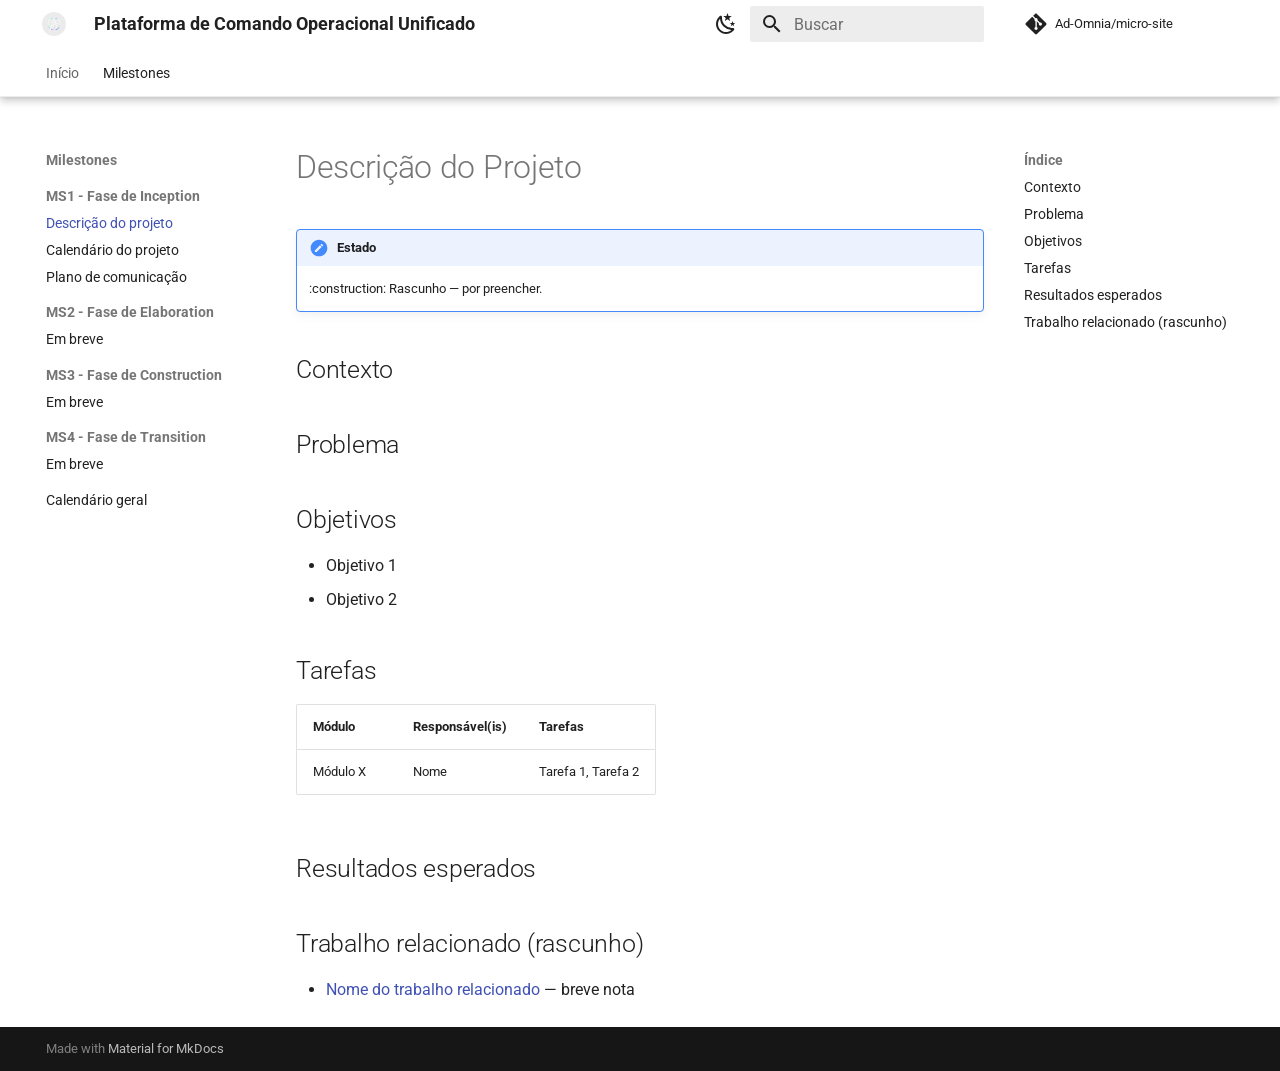
<file: milestones/ms1-inception/descricao-projeto/index.html>
<!doctype html>
<html lang="pt" class="no-js">
  <head>
    
      <meta charset="utf-8">
      <meta name="viewport" content="width=device-width,initial-scale=1">
      
        <meta name="description" content="Projeto em Engenharia Informática 2026/2027 - Universidade de Aveiro">
      
      
      
        <link rel="canonical" href="https://ad-omnia.github.io/micro-site/milestones/ms1-inception/descricao-projeto/">
      
      
        <link rel="prev" href="../../..">
      
      
        <link rel="next" href="../calendario/">
      
      
        
      
      
      <link rel="icon" href="../../../assets/images/favicon.png">
      <meta name="generator" content="mkdocs-1.6.1, mkdocs-material-9.7.7">
    
    
      
        <title>Descrição do projeto - Plataforma de Comando Operacional Unificado</title>
      
    
    
      <link rel="stylesheet" href="../../../assets/stylesheets/main.ec1eaa64.min.css">
      
        
        <link rel="stylesheet" href="../../../assets/stylesheets/palette.ab4e12ef.min.css">
      
      


    
    
      
    
    
      
        
        
        <link rel="preconnect" href="https://fonts.gstatic.com" crossorigin>
        <link rel="stylesheet" href="https://fonts.googleapis.com/css?family=Roboto:300,300i,400,400i,700,700i%7CRoboto+Mono:400,400i,700,700i&display=fallback">
        <style>:root{--md-text-font:"Roboto";--md-code-font:"Roboto Mono"}</style>
      
    
    
      <link rel="stylesheet" href="../../../stylesheets/extra.css">
    
    <script>__md_scope=new URL("../../..",location),__md_hash=e=>[...e].reduce(((e,_)=>(e<<5)-e+_.charCodeAt(0)),0),__md_get=(e,_=localStorage,t=__md_scope)=>JSON.parse(_.getItem(t.pathname+"."+e)),__md_set=(e,_,t=localStorage,a=__md_scope)=>{try{t.setItem(a.pathname+"."+e,JSON.stringify(_))}catch(e){}}</script>
    
      

    
    
  </head>
  
  
    
    
      
    
    
    
    
    <body dir="ltr" data-md-color-scheme="default" data-md-color-primary="white" data-md-color-accent="green">
  
    
    <input class="md-toggle" data-md-toggle="drawer" type="checkbox" id="__drawer" autocomplete="off">
    <input class="md-toggle" data-md-toggle="search" type="checkbox" id="__search" autocomplete="off">
    <label class="md-overlay" for="__drawer"></label>
    <div data-md-component="skip">
      
        
        <a href="#descricao-do-projeto" class="md-skip">
          Ir para o conteúdo
        </a>
      
    </div>
    <div data-md-component="announce">
      
    </div>
    
    
      

  

<header class="md-header md-header--shadow md-header--lifted" data-md-component="header">
  <nav class="md-header__inner md-grid" aria-label="Cabeçalho">
    <a href="../../.." title="Plataforma de Comando Operacional Unificado" class="md-header__button md-logo" aria-label="Plataforma de Comando Operacional Unificado" data-md-component="logo">
      
  <img src="../../../assets/logo.png" alt="logo">

    </a>
    <label class="md-header__button md-icon" for="__drawer">
      
      <svg xmlns="http://www.w3.org/2000/svg" viewBox="0 0 24 24"><path d="M3 6h18v2H3zm0 5h18v2H3zm0 5h18v2H3z"/></svg>
    </label>
    <div class="md-header__title" data-md-component="header-title">
      <div class="md-header__ellipsis">
        <div class="md-header__topic">
          <span class="md-ellipsis">
            Plataforma de Comando Operacional Unificado
          </span>
        </div>
        <div class="md-header__topic" data-md-component="header-topic">
          <span class="md-ellipsis">
            
              Descrição do projeto
            
          </span>
        </div>
      </div>
    </div>
    
      
        <form class="md-header__option" data-md-component="palette">
  
    
    
    
    <input class="md-option" data-md-color-media="" data-md-color-scheme="default" data-md-color-primary="white" data-md-color-accent="green"  aria-label="Modo escuro"  type="radio" name="__palette" id="__palette_0">
    
      <label class="md-header__button md-icon" title="Modo escuro" for="__palette_1" hidden>
        <svg xmlns="http://www.w3.org/2000/svg" viewBox="0 0 24 24"><path d="m17.75 4.09-2.53 1.94.91 3.06-2.63-1.81-2.63 1.81.91-3.06-2.53-1.94L12.44 4l1.06-3 1.06 3zm3.5 6.91-1.64 1.25.59 1.98-1.7-1.17-1.7 1.17.59-1.98L15.75 11l2.06-.05L18.5 9l.69 1.95zm-2.28 4.95c.83-.08 1.72 1.1 1.19 1.85-.32.45-.66.87-1.08 1.27C15.17 23 8.84 23 4.94 19.07c-3.91-3.9-3.91-10.24 0-14.14.4-.4.82-.76 1.27-1.08.75-.53 1.93.36 1.85 1.19-.27 2.86.69 5.83 2.89 8.02a9.96 9.96 0 0 0 8.02 2.89m-1.64 2.02a12.08 12.08 0 0 1-7.8-3.47c-2.17-2.19-3.33-5-3.49-7.82-2.81 3.14-2.7 7.96.31 10.98 3.02 3.01 7.84 3.12 10.98.31"/></svg>
      </label>
    
  
    
    
    
    <input class="md-option" data-md-color-media="" data-md-color-scheme="slate" data-md-color-primary="white" data-md-color-accent="green"  aria-label="Modo claro"  type="radio" name="__palette" id="__palette_1">
    
      <label class="md-header__button md-icon" title="Modo claro" for="__palette_0" hidden>
        <svg xmlns="http://www.w3.org/2000/svg" viewBox="0 0 24 24"><path d="M12 7a5 5 0 0 1 5 5 5 5 0 0 1-5 5 5 5 0 0 1-5-5 5 5 0 0 1 5-5m0 2a3 3 0 0 0-3 3 3 3 0 0 0 3 3 3 3 0 0 0 3-3 3 3 0 0 0-3-3m0-7 2.39 3.42C13.65 5.15 12.84 5 12 5s-1.65.15-2.39.42zM3.34 7l4.16-.35A7.2 7.2 0 0 0 5.94 8.5c-.44.74-.69 1.5-.83 2.29zm.02 10 1.76-3.77a7.131 7.131 0 0 0 2.38 4.14zM20.65 7l-1.77 3.79a7.02 7.02 0 0 0-2.38-4.15zm-.01 10-4.14.36c.59-.51 1.12-1.14 1.54-1.86.42-.73.69-1.5.83-2.29zM12 22l-2.41-3.44c.74.27 1.55.44 2.41.44.82 0 1.63-.17 2.37-.44z"/></svg>
      </label>
    
  
</form>
      
    
    
      <script>var palette=__md_get("__palette");if(palette&&palette.color){if("(prefers-color-scheme)"===palette.color.media){var media=matchMedia("(prefers-color-scheme: light)"),input=document.querySelector(media.matches?"[data-md-color-media='(prefers-color-scheme: light)']":"[data-md-color-media='(prefers-color-scheme: dark)']");palette.color.media=input.getAttribute("data-md-color-media"),palette.color.scheme=input.getAttribute("data-md-color-scheme"),palette.color.primary=input.getAttribute("data-md-color-primary"),palette.color.accent=input.getAttribute("data-md-color-accent")}for(var[key,value]of Object.entries(palette.color))document.body.setAttribute("data-md-color-"+key,value)}</script>
    
    
    
      
      
        <label class="md-header__button md-icon" for="__search">
          
          <svg xmlns="http://www.w3.org/2000/svg" viewBox="0 0 24 24"><path d="M9.5 3A6.5 6.5 0 0 1 16 9.5c0 1.61-.59 3.09-1.56 4.23l.27.27h.79l5 5-1.5 1.5-5-5v-.79l-.27-.27A6.52 6.52 0 0 1 9.5 16 6.5 6.5 0 0 1 3 9.5 6.5 6.5 0 0 1 9.5 3m0 2C7 5 5 7 5 9.5S7 14 9.5 14 14 12 14 9.5 12 5 9.5 5"/></svg>
        </label>
        <div class="md-search" data-md-component="search" role="dialog">
  <label class="md-search__overlay" for="__search"></label>
  <div class="md-search__inner" role="search">
    <form class="md-search__form" name="search">
      <input type="text" class="md-search__input" name="query" aria-label="Buscar" placeholder="Buscar" autocapitalize="off" autocorrect="off" autocomplete="off" spellcheck="false" data-md-component="search-query" required>
      <label class="md-search__icon md-icon" for="__search">
        
        <svg xmlns="http://www.w3.org/2000/svg" viewBox="0 0 24 24"><path d="M9.5 3A6.5 6.5 0 0 1 16 9.5c0 1.61-.59 3.09-1.56 4.23l.27.27h.79l5 5-1.5 1.5-5-5v-.79l-.27-.27A6.52 6.52 0 0 1 9.5 16 6.5 6.5 0 0 1 3 9.5 6.5 6.5 0 0 1 9.5 3m0 2C7 5 5 7 5 9.5S7 14 9.5 14 14 12 14 9.5 12 5 9.5 5"/></svg>
        
        <svg xmlns="http://www.w3.org/2000/svg" viewBox="0 0 24 24"><path d="M20 11v2H8l5.5 5.5-1.42 1.42L4.16 12l7.92-7.92L13.5 5.5 8 11z"/></svg>
      </label>
      <nav class="md-search__options" aria-label="Pesquisar">
        
        <button type="reset" class="md-search__icon md-icon" title="Limpar" aria-label="Limpar" tabindex="-1">
          
          <svg xmlns="http://www.w3.org/2000/svg" viewBox="0 0 24 24"><path d="M19 6.41 17.59 5 12 10.59 6.41 5 5 6.41 10.59 12 5 17.59 6.41 19 12 13.41 17.59 19 19 17.59 13.41 12z"/></svg>
        </button>
      </nav>
      
    </form>
    <div class="md-search__output">
      <div class="md-search__scrollwrap" tabindex="0" data-md-scrollfix>
        <div class="md-search-result" data-md-component="search-result">
          <div class="md-search-result__meta">
            Inicializando a pesquisa
          </div>
          <ol class="md-search-result__list" role="presentation"></ol>
        </div>
      </div>
    </div>
  </div>
</div>
      
    
    
      <div class="md-header__source">
        <a href="https://github.com/Ad-Omnia/micro-site" title="Ir ao repositório" class="md-source" data-md-component="source">
  <div class="md-source__icon md-icon">
    
    <svg xmlns="http://www.w3.org/2000/svg" viewBox="0 0 448 512"><!--! Font Awesome Free 7.1.0 by @fontawesome - https://fontawesome.com License - https://fontawesome.com/license/free (Icons: CC BY 4.0, Fonts: SIL OFL 1.1, Code: MIT License) Copyright 2025 Fonticons, Inc.--><path d="M439.6 236.1 244 40.5c-5.4-5.5-12.8-8.5-20.4-8.5s-15 3-20.4 8.4L162.5 81l51.5 51.5c27.1-9.1 52.7 16.8 43.4 43.7l49.7 49.7c34.2-11.8 61.2 31 35.5 56.7-26.5 26.5-70.2-2.9-56-37.3L240.3 199v121.9c25.3 12.5 22.3 41.8 9.1 55-6.4 6.4-15.2 10.1-24.3 10.1s-17.8-3.6-24.3-10.1c-17.6-17.6-11.1-46.9 11.2-56v-123c-20.8-8.5-24.6-30.7-18.6-45L142.6 101 8.5 235.1C3 240.6 0 247.9 0 255.5s3 15 8.5 20.4l195.6 195.7c5.4 5.4 12.7 8.4 20.4 8.4s15-3 20.4-8.4l194.7-194.7c5.4-5.4 8.4-12.8 8.4-20.4s-3-15-8.4-20.4"/></svg>
  </div>
  <div class="md-source__repository">
    Ad-Omnia/micro-site
  </div>
</a>
      </div>
    
  </nav>
  
    
      
<nav class="md-tabs" aria-label="Abas" data-md-component="tabs">
  <div class="md-grid">
    <ul class="md-tabs__list">
      
        
  
  
  
  
    <li class="md-tabs__item">
      <a href="../../.." class="md-tabs__link">
        
  
  
    
  
  Início

      </a>
    </li>
  

      
        
  
  
  
    
  
  
    
    
      
  
  
  
    
  
  
    
    
      <li class="md-tabs__item md-tabs__item--active">
        <a href="./" class="md-tabs__link">
          
  
  
  Milestones

        </a>
      </li>
    
  

    
  

      
    </ul>
  </div>
</nav>
    
  
</header>
    
    <div class="md-container" data-md-component="container">
      
      
        
      
      <main class="md-main" data-md-component="main">
        <div class="md-main__inner md-grid">
          
            
              
              <div class="md-sidebar md-sidebar--primary" data-md-component="sidebar" data-md-type="navigation" >
                <div class="md-sidebar__scrollwrap">
                  <div class="md-sidebar__inner">
                    


  


<nav class="md-nav md-nav--primary md-nav--lifted" aria-label="Navegação" data-md-level="0">
  <label class="md-nav__title" for="__drawer">
    <a href="../../.." title="Plataforma de Comando Operacional Unificado" class="md-nav__button md-logo" aria-label="Plataforma de Comando Operacional Unificado" data-md-component="logo">
      
  <img src="../../../assets/logo.png" alt="logo">

    </a>
    Plataforma de Comando Operacional Unificado
  </label>
  
    <div class="md-nav__source">
      <a href="https://github.com/Ad-Omnia/micro-site" title="Ir ao repositório" class="md-source" data-md-component="source">
  <div class="md-source__icon md-icon">
    
    <svg xmlns="http://www.w3.org/2000/svg" viewBox="0 0 448 512"><!--! Font Awesome Free 7.1.0 by @fontawesome - https://fontawesome.com License - https://fontawesome.com/license/free (Icons: CC BY 4.0, Fonts: SIL OFL 1.1, Code: MIT License) Copyright 2025 Fonticons, Inc.--><path d="M439.6 236.1 244 40.5c-5.4-5.5-12.8-8.5-20.4-8.5s-15 3-20.4 8.4L162.5 81l51.5 51.5c27.1-9.1 52.7 16.8 43.4 43.7l49.7 49.7c34.2-11.8 61.2 31 35.5 56.7-26.5 26.5-70.2-2.9-56-37.3L240.3 199v121.9c25.3 12.5 22.3 41.8 9.1 55-6.4 6.4-15.2 10.1-24.3 10.1s-17.8-3.6-24.3-10.1c-17.6-17.6-11.1-46.9 11.2-56v-123c-20.8-8.5-24.6-30.7-18.6-45L142.6 101 8.5 235.1C3 240.6 0 247.9 0 255.5s3 15 8.5 20.4l195.6 195.7c5.4 5.4 12.7 8.4 20.4 8.4s15-3 20.4-8.4l194.7-194.7c5.4-5.4 8.4-12.8 8.4-20.4s-3-15-8.4-20.4"/></svg>
  </div>
  <div class="md-source__repository">
    Ad-Omnia/micro-site
  </div>
</a>
    </div>
  
  <ul class="md-nav__list" data-md-scrollfix>
    
      
      
  
  
  
  
    <li class="md-nav__item">
      <a href="../../.." class="md-nav__link">
        
  
  
  <span class="md-ellipsis">
    
  
    Início
  

    
  </span>
  
  

      </a>
    </li>
  

    
      
      
  
  
    
  
  
  
    
    
    
    
      
        
        
      
      
        
      
    
    
    <li class="md-nav__item md-nav__item--active md-nav__item--section md-nav__item--nested">
      
        
        
        <input class="md-nav__toggle md-toggle " type="checkbox" id="__nav_2" checked>
        
          
          <label class="md-nav__link" for="__nav_2" id="__nav_2_label" tabindex="">
            
  
  
  <span class="md-ellipsis">
    
  
    Milestones
  

    
  </span>
  
  

            <span class="md-nav__icon md-icon"></span>
          </label>
        
        <nav class="md-nav" data-md-level="1" aria-labelledby="__nav_2_label" aria-expanded="true">
          <label class="md-nav__title" for="__nav_2">
            <span class="md-nav__icon md-icon"></span>
            
  
    Milestones
  

          </label>
          <ul class="md-nav__list" data-md-scrollfix>
            
              
                
  
  
    
  
  
  
    
    
    
    
      
      
        
          
          
        
      
    
    
    <li class="md-nav__item md-nav__item--active md-nav__item--section md-nav__item--nested">
      
        
        
        <input class="md-nav__toggle md-toggle " type="checkbox" id="__nav_2_1" checked>
        
          
          <label class="md-nav__link" for="__nav_2_1" id="__nav_2_1_label" tabindex="">
            
  
  
  <span class="md-ellipsis">
    
  
    MS1 - Fase de Inception
  

    
  </span>
  
  

            <span class="md-nav__icon md-icon"></span>
          </label>
        
        <nav class="md-nav" data-md-level="2" aria-labelledby="__nav_2_1_label" aria-expanded="true">
          <label class="md-nav__title" for="__nav_2_1">
            <span class="md-nav__icon md-icon"></span>
            
  
    MS1 - Fase de Inception
  

          </label>
          <ul class="md-nav__list" data-md-scrollfix>
            
              
                
  
  
    
  
  
  
    <li class="md-nav__item md-nav__item--active">
      
      <input class="md-nav__toggle md-toggle" type="checkbox" id="__toc">
      
      
        
      
      
        <label class="md-nav__link md-nav__link--active" for="__toc">
          
  
  
  <span class="md-ellipsis">
    
  
    Descrição do projeto
  

    
  </span>
  
  

          <span class="md-nav__icon md-icon"></span>
        </label>
      
      <a href="./" class="md-nav__link md-nav__link--active">
        
  
  
  <span class="md-ellipsis">
    
  
    Descrição do projeto
  

    
  </span>
  
  

      </a>
      
        

<nav class="md-nav md-nav--secondary" aria-label="Índice">
  
  
  
    
  
  
    <label class="md-nav__title" for="__toc">
      <span class="md-nav__icon md-icon"></span>
      Índice
    </label>
    <ul class="md-nav__list" data-md-component="toc" data-md-scrollfix>
      
        <li class="md-nav__item">
  <a href="#contexto" class="md-nav__link">
    <span class="md-ellipsis">
      
        Contexto
      
    </span>
  </a>
  
</li>
      
        <li class="md-nav__item">
  <a href="#problema" class="md-nav__link">
    <span class="md-ellipsis">
      
        Problema
      
    </span>
  </a>
  
</li>
      
        <li class="md-nav__item">
  <a href="#objetivos" class="md-nav__link">
    <span class="md-ellipsis">
      
        Objetivos
      
    </span>
  </a>
  
</li>
      
        <li class="md-nav__item">
  <a href="#tarefas" class="md-nav__link">
    <span class="md-ellipsis">
      
        Tarefas
      
    </span>
  </a>
  
</li>
      
        <li class="md-nav__item">
  <a href="#resultados-esperados" class="md-nav__link">
    <span class="md-ellipsis">
      
        Resultados esperados
      
    </span>
  </a>
  
</li>
      
        <li class="md-nav__item">
  <a href="#trabalho-relacionado-rascunho" class="md-nav__link">
    <span class="md-ellipsis">
      
        Trabalho relacionado (rascunho)
      
    </span>
  </a>
  
</li>
      
    </ul>
  
</nav>
      
    </li>
  

              
            
              
                
  
  
  
  
    <li class="md-nav__item">
      <a href="../calendario/" class="md-nav__link">
        
  
  
  <span class="md-ellipsis">
    
  
    Calendário do projeto
  

    
  </span>
  
  

      </a>
    </li>
  

              
            
              
                
  
  
  
  
    <li class="md-nav__item">
      <a href="../plano-comunicacao/" class="md-nav__link">
        
  
  
  <span class="md-ellipsis">
    
  
    Plano de comunicação
  

    
  </span>
  
  

      </a>
    </li>
  

              
            
          </ul>
        </nav>
      
    </li>
  

              
            
              
                
  
  
  
  
    
    
    
    
      
      
        
          
          
        
      
    
    
    <li class="md-nav__item md-nav__item--section md-nav__item--nested">
      
        
        
        <input class="md-nav__toggle md-toggle " type="checkbox" id="__nav_2_2" >
        
          
          <label class="md-nav__link" for="__nav_2_2" id="__nav_2_2_label" tabindex="">
            
  
  
  <span class="md-ellipsis">
    
  
    MS2 - Fase de Elaboration
  

    
  </span>
  
  

            <span class="md-nav__icon md-icon"></span>
          </label>
        
        <nav class="md-nav" data-md-level="2" aria-labelledby="__nav_2_2_label" aria-expanded="false">
          <label class="md-nav__title" for="__nav_2_2">
            <span class="md-nav__icon md-icon"></span>
            
  
    MS2 - Fase de Elaboration
  

          </label>
          <ul class="md-nav__list" data-md-scrollfix>
            
              
                
  
  
  
  
    <li class="md-nav__item">
      <a href="../../ms2-elaboration/em-breve/" class="md-nav__link">
        
  
  
  <span class="md-ellipsis">
    
  
    Em breve
  

    
  </span>
  
  

      </a>
    </li>
  

              
            
          </ul>
        </nav>
      
    </li>
  

              
            
              
                
  
  
  
  
    
    
    
    
      
      
        
          
          
        
      
    
    
    <li class="md-nav__item md-nav__item--section md-nav__item--nested">
      
        
        
        <input class="md-nav__toggle md-toggle " type="checkbox" id="__nav_2_3" >
        
          
          <label class="md-nav__link" for="__nav_2_3" id="__nav_2_3_label" tabindex="">
            
  
  
  <span class="md-ellipsis">
    
  
    MS3 - Fase de Construction
  

    
  </span>
  
  

            <span class="md-nav__icon md-icon"></span>
          </label>
        
        <nav class="md-nav" data-md-level="2" aria-labelledby="__nav_2_3_label" aria-expanded="false">
          <label class="md-nav__title" for="__nav_2_3">
            <span class="md-nav__icon md-icon"></span>
            
  
    MS3 - Fase de Construction
  

          </label>
          <ul class="md-nav__list" data-md-scrollfix>
            
              
                
  
  
  
  
    <li class="md-nav__item">
      <a href="../../ms3-construction/em-breve/" class="md-nav__link">
        
  
  
  <span class="md-ellipsis">
    
  
    Em breve
  

    
  </span>
  
  

      </a>
    </li>
  

              
            
          </ul>
        </nav>
      
    </li>
  

              
            
              
                
  
  
  
  
    
    
    
    
      
      
        
          
          
        
      
    
    
    <li class="md-nav__item md-nav__item--section md-nav__item--nested">
      
        
        
        <input class="md-nav__toggle md-toggle " type="checkbox" id="__nav_2_4" >
        
          
          <label class="md-nav__link" for="__nav_2_4" id="__nav_2_4_label" tabindex="">
            
  
  
  <span class="md-ellipsis">
    
  
    MS4 - Fase de Transition
  

    
  </span>
  
  

            <span class="md-nav__icon md-icon"></span>
          </label>
        
        <nav class="md-nav" data-md-level="2" aria-labelledby="__nav_2_4_label" aria-expanded="false">
          <label class="md-nav__title" for="__nav_2_4">
            <span class="md-nav__icon md-icon"></span>
            
  
    MS4 - Fase de Transition
  

          </label>
          <ul class="md-nav__list" data-md-scrollfix>
            
              
                
  
  
  
  
    <li class="md-nav__item">
      <a href="../../ms4-transition/em-breve/" class="md-nav__link">
        
  
  
  <span class="md-ellipsis">
    
  
    Em breve
  

    
  </span>
  
  

      </a>
    </li>
  

              
            
          </ul>
        </nav>
      
    </li>
  

              
            
              
                
  
  
  
  
    <li class="md-nav__item">
      <a href="../../calendario-geral/" class="md-nav__link">
        
  
  
  <span class="md-ellipsis">
    
  
    Calendário geral
  

    
  </span>
  
  

      </a>
    </li>
  

              
            
          </ul>
        </nav>
      
    </li>
  

    
  </ul>
</nav>
                  </div>
                </div>
              </div>
            
            
              
              <div class="md-sidebar md-sidebar--secondary" data-md-component="sidebar" data-md-type="toc" >
                <div class="md-sidebar__scrollwrap">
                  <div class="md-sidebar__inner">
                    

<nav class="md-nav md-nav--secondary" aria-label="Índice">
  
  
  
    
  
  
    <label class="md-nav__title" for="__toc">
      <span class="md-nav__icon md-icon"></span>
      Índice
    </label>
    <ul class="md-nav__list" data-md-component="toc" data-md-scrollfix>
      
        <li class="md-nav__item">
  <a href="#contexto" class="md-nav__link">
    <span class="md-ellipsis">
      
        Contexto
      
    </span>
  </a>
  
</li>
      
        <li class="md-nav__item">
  <a href="#problema" class="md-nav__link">
    <span class="md-ellipsis">
      
        Problema
      
    </span>
  </a>
  
</li>
      
        <li class="md-nav__item">
  <a href="#objetivos" class="md-nav__link">
    <span class="md-ellipsis">
      
        Objetivos
      
    </span>
  </a>
  
</li>
      
        <li class="md-nav__item">
  <a href="#tarefas" class="md-nav__link">
    <span class="md-ellipsis">
      
        Tarefas
      
    </span>
  </a>
  
</li>
      
        <li class="md-nav__item">
  <a href="#resultados-esperados" class="md-nav__link">
    <span class="md-ellipsis">
      
        Resultados esperados
      
    </span>
  </a>
  
</li>
      
        <li class="md-nav__item">
  <a href="#trabalho-relacionado-rascunho" class="md-nav__link">
    <span class="md-ellipsis">
      
        Trabalho relacionado (rascunho)
      
    </span>
  </a>
  
</li>
      
    </ul>
  
</nav>
                  </div>
                </div>
              </div>
            
          
          
            <div class="md-content" data-md-component="content">
              
              <article class="md-content__inner md-typeset">
                
                  


  
  


<h1 id="descricao-do-projeto">Descrição do Projeto<a class="headerlink" href="#descricao-do-projeto" title="Permanent link">&para;</a></h1>
<div class="admonition note">
<p class="admonition-title">Estado</p>
<p>:construction: Rascunho — por preencher.</p>
</div>
<h2 id="contexto">Contexto<a class="headerlink" href="#contexto" title="Permanent link">&para;</a></h2>
<!-- Enquadramento do problema: em que área/domínio se insere o projeto, porque é relevante. -->

<h2 id="problema">Problema<a class="headerlink" href="#problema" title="Permanent link">&para;</a></h2>
<!-- Que problema concreto está a ser resolvido? -->

<h2 id="objetivos">Objetivos<a class="headerlink" href="#objetivos" title="Permanent link">&para;</a></h2>
<!-- Objetivos do projeto, em lista. Podem reutilizar/expandir os objetivos já listados na página Início. -->

<ul>
<li>Objetivo 1</li>
<li>Objetivo 2</li>
</ul>
<h2 id="tarefas">Tarefas<a class="headerlink" href="#tarefas" title="Permanent link">&para;</a></h2>
<!-- Principais blocos de trabalho (módulos) e tarefas associadas, tipicamente por membro da equipa. -->

<table>
<thead>
<tr>
<th>Módulo</th>
<th>Responsável(is)</th>
<th>Tarefas</th>
</tr>
</thead>
<tbody>
<tr>
<td>Módulo X</td>
<td>Nome</td>
<td>Tarefa 1, Tarefa 2</td>
</tr>
</tbody>
</table>
<h2 id="resultados-esperados">Resultados esperados<a class="headerlink" href="#resultados-esperados" title="Permanent link">&para;</a></h2>
<!-- O que se espera entregar/demonstrar no final do projeto. -->

<h2 id="trabalho-relacionado-rascunho">Trabalho relacionado (rascunho)<a class="headerlink" href="#trabalho-relacionado-rascunho" title="Permanent link">&para;</a></h2>
<!-- Projetos, produtos ou trabalhos académicos semelhantes, com breve comparação. -->

<ul>
<li><a href="https://exemplo.com">Nome do trabalho relacionado</a> — breve nota</li>
</ul>












                
              </article>
            </div>
          
          
<script>var target=document.getElementById(location.hash.slice(1));target&&target.name&&(target.checked=target.name.startsWith("__tabbed_"))</script>
        </div>
        
          <button type="button" class="md-top md-icon" data-md-component="top" hidden>
  
  <svg xmlns="http://www.w3.org/2000/svg" viewBox="0 0 24 24"><path d="M13 20h-2V8l-5.5 5.5-1.42-1.42L12 4.16l7.92 7.92-1.42 1.42L13 8z"/></svg>
  Voltar ao topo
</button>
        
      </main>
      
        <footer class="md-footer">
  
  <div class="md-footer-meta md-typeset">
    <div class="md-footer-meta__inner md-grid">
      <div class="md-copyright">
  
  
    Made with
    <a href="https://squidfunk.github.io/mkdocs-material/" target="_blank" rel="noopener">
      Material for MkDocs
    </a>
  
</div>
      
    </div>
  </div>
</footer>
      
    </div>
    <div class="md-dialog" data-md-component="dialog">
      <div class="md-dialog__inner md-typeset"></div>
    </div>
    
    
    
      
      
      <script id="__config" type="application/json">{"annotate": null, "base": "../../..", "features": ["navigation.instant", "navigation.tabs", "navigation.tabs.sticky", "navigation.sections", "navigation.top", "content.code.copy"], "search": "../../../assets/javascripts/workers/search.2c215733.min.js", "tags": null, "translations": {"clipboard.copied": "Copiado para \u00e1rea de transfer\u00eancia", "clipboard.copy": "Copiar para \u00e1rea de transfer\u00eancia", "search.result.more.one": "Mais 1 nesta p\u00e1gina", "search.result.more.other": "Mais # nesta p\u00e1gina", "search.result.none": "Nenhum resultado encontrado", "search.result.one": "1 resultado encontrado", "search.result.other": "# resultados encontrados", "search.result.placeholder": "Digite para iniciar a busca", "search.result.term.missing": "Ausente", "select.version": "Selecione a vers\u00e3o"}, "version": null}</script>
    
    
      <script src="../../../assets/javascripts/bundle.d7400e89.min.js"></script>
      
    
  </body>
</html>
</file>
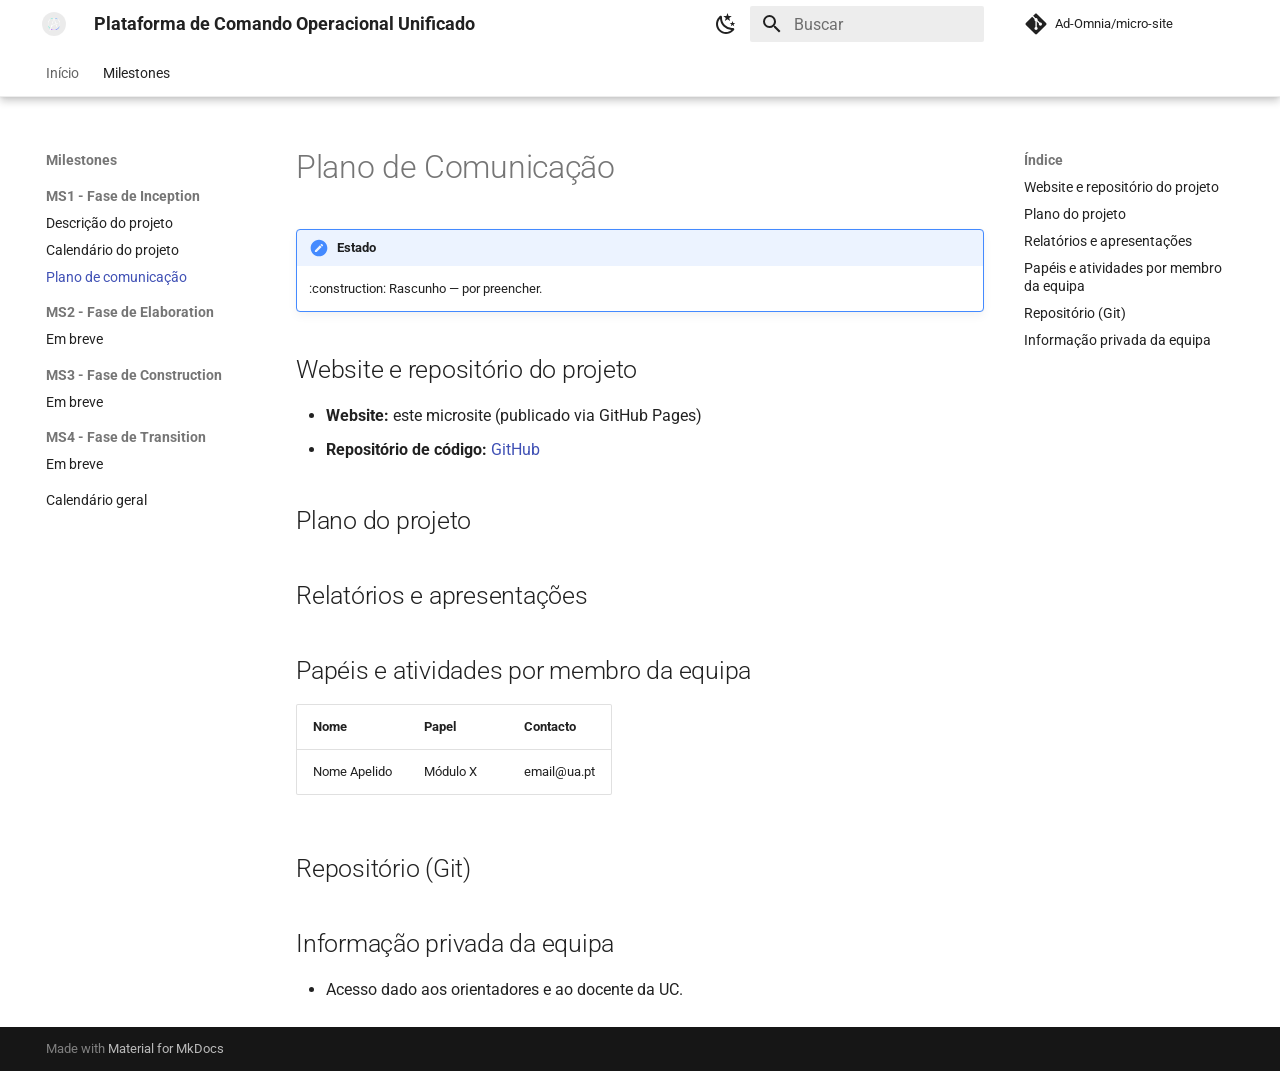
<file: milestones/ms1-inception/plano-comunicacao/index.html>
<!doctype html>
<html lang="pt" class="no-js">
  <head>
    
      <meta charset="utf-8">
      <meta name="viewport" content="width=device-width,initial-scale=1">
      
        <meta name="description" content="Projeto em Engenharia Informática 2026/2027 - Universidade de Aveiro">
      
      
      
        <link rel="canonical" href="https://ad-omnia.github.io/micro-site/milestones/ms1-inception/plano-comunicacao/">
      
      
        <link rel="prev" href="../calendario/">
      
      
        <link rel="next" href="../../ms2-elaboration/em-breve/">
      
      
        
      
      
      <link rel="icon" href="../../../assets/images/favicon.png">
      <meta name="generator" content="mkdocs-1.6.1, mkdocs-material-9.7.7">
    
    
      
        <title>Plano de comunicação - Plataforma de Comando Operacional Unificado</title>
      
    
    
      <link rel="stylesheet" href="../../../assets/stylesheets/main.ec1eaa64.min.css">
      
        
        <link rel="stylesheet" href="../../../assets/stylesheets/palette.ab4e12ef.min.css">
      
      


    
    
      
    
    
      
        
        
        <link rel="preconnect" href="https://fonts.gstatic.com" crossorigin>
        <link rel="stylesheet" href="https://fonts.googleapis.com/css?family=Roboto:300,300i,400,400i,700,700i%7CRoboto+Mono:400,400i,700,700i&display=fallback">
        <style>:root{--md-text-font:"Roboto";--md-code-font:"Roboto Mono"}</style>
      
    
    
      <link rel="stylesheet" href="../../../stylesheets/extra.css">
    
    <script>__md_scope=new URL("../../..",location),__md_hash=e=>[...e].reduce(((e,_)=>(e<<5)-e+_.charCodeAt(0)),0),__md_get=(e,_=localStorage,t=__md_scope)=>JSON.parse(_.getItem(t.pathname+"."+e)),__md_set=(e,_,t=localStorage,a=__md_scope)=>{try{t.setItem(a.pathname+"."+e,JSON.stringify(_))}catch(e){}}</script>
    
      

    
    
  </head>
  
  
    
    
      
    
    
    
    
    <body dir="ltr" data-md-color-scheme="default" data-md-color-primary="white" data-md-color-accent="green">
  
    
    <input class="md-toggle" data-md-toggle="drawer" type="checkbox" id="__drawer" autocomplete="off">
    <input class="md-toggle" data-md-toggle="search" type="checkbox" id="__search" autocomplete="off">
    <label class="md-overlay" for="__drawer"></label>
    <div data-md-component="skip">
      
        
        <a href="#plano-de-comunicacao" class="md-skip">
          Ir para o conteúdo
        </a>
      
    </div>
    <div data-md-component="announce">
      
    </div>
    
    
      

  

<header class="md-header md-header--shadow md-header--lifted" data-md-component="header">
  <nav class="md-header__inner md-grid" aria-label="Cabeçalho">
    <a href="../../.." title="Plataforma de Comando Operacional Unificado" class="md-header__button md-logo" aria-label="Plataforma de Comando Operacional Unificado" data-md-component="logo">
      
  <img src="../../../assets/logo.png" alt="logo">

    </a>
    <label class="md-header__button md-icon" for="__drawer">
      
      <svg xmlns="http://www.w3.org/2000/svg" viewBox="0 0 24 24"><path d="M3 6h18v2H3zm0 5h18v2H3zm0 5h18v2H3z"/></svg>
    </label>
    <div class="md-header__title" data-md-component="header-title">
      <div class="md-header__ellipsis">
        <div class="md-header__topic">
          <span class="md-ellipsis">
            Plataforma de Comando Operacional Unificado
          </span>
        </div>
        <div class="md-header__topic" data-md-component="header-topic">
          <span class="md-ellipsis">
            
              Plano de comunicação
            
          </span>
        </div>
      </div>
    </div>
    
      
        <form class="md-header__option" data-md-component="palette">
  
    
    
    
    <input class="md-option" data-md-color-media="" data-md-color-scheme="default" data-md-color-primary="white" data-md-color-accent="green"  aria-label="Modo escuro"  type="radio" name="__palette" id="__palette_0">
    
      <label class="md-header__button md-icon" title="Modo escuro" for="__palette_1" hidden>
        <svg xmlns="http://www.w3.org/2000/svg" viewBox="0 0 24 24"><path d="m17.75 4.09-2.53 1.94.91 3.06-2.63-1.81-2.63 1.81.91-3.06-2.53-1.94L12.44 4l1.06-3 1.06 3zm3.5 6.91-1.64 1.25.59 1.98-1.7-1.17-1.7 1.17.59-1.98L15.75 11l2.06-.05L18.5 9l.69 1.95zm-2.28 4.95c.83-.08 1.72 1.1 1.19 1.85-.32.45-.66.87-1.08 1.27C15.17 23 8.84 23 4.94 19.07c-3.91-3.9-3.91-10.24 0-14.14.4-.4.82-.76 1.27-1.08.75-.53 1.93.36 1.85 1.19-.27 2.86.69 5.83 2.89 8.02a9.96 9.96 0 0 0 8.02 2.89m-1.64 2.02a12.08 12.08 0 0 1-7.8-3.47c-2.17-2.19-3.33-5-3.49-7.82-2.81 3.14-2.7 7.96.31 10.98 3.02 3.01 7.84 3.12 10.98.31"/></svg>
      </label>
    
  
    
    
    
    <input class="md-option" data-md-color-media="" data-md-color-scheme="slate" data-md-color-primary="white" data-md-color-accent="green"  aria-label="Modo claro"  type="radio" name="__palette" id="__palette_1">
    
      <label class="md-header__button md-icon" title="Modo claro" for="__palette_0" hidden>
        <svg xmlns="http://www.w3.org/2000/svg" viewBox="0 0 24 24"><path d="M12 7a5 5 0 0 1 5 5 5 5 0 0 1-5 5 5 5 0 0 1-5-5 5 5 0 0 1 5-5m0 2a3 3 0 0 0-3 3 3 3 0 0 0 3 3 3 3 0 0 0 3-3 3 3 0 0 0-3-3m0-7 2.39 3.42C13.65 5.15 12.84 5 12 5s-1.65.15-2.39.42zM3.34 7l4.16-.35A7.2 7.2 0 0 0 5.94 8.5c-.44.74-.69 1.5-.83 2.29zm.02 10 1.76-3.77a7.131 7.131 0 0 0 2.38 4.14zM20.65 7l-1.77 3.79a7.02 7.02 0 0 0-2.38-4.15zm-.01 10-4.14.36c.59-.51 1.12-1.14 1.54-1.86.42-.73.69-1.5.83-2.29zM12 22l-2.41-3.44c.74.27 1.55.44 2.41.44.82 0 1.63-.17 2.37-.44z"/></svg>
      </label>
    
  
</form>
      
    
    
      <script>var palette=__md_get("__palette");if(palette&&palette.color){if("(prefers-color-scheme)"===palette.color.media){var media=matchMedia("(prefers-color-scheme: light)"),input=document.querySelector(media.matches?"[data-md-color-media='(prefers-color-scheme: light)']":"[data-md-color-media='(prefers-color-scheme: dark)']");palette.color.media=input.getAttribute("data-md-color-media"),palette.color.scheme=input.getAttribute("data-md-color-scheme"),palette.color.primary=input.getAttribute("data-md-color-primary"),palette.color.accent=input.getAttribute("data-md-color-accent")}for(var[key,value]of Object.entries(palette.color))document.body.setAttribute("data-md-color-"+key,value)}</script>
    
    
    
      
      
        <label class="md-header__button md-icon" for="__search">
          
          <svg xmlns="http://www.w3.org/2000/svg" viewBox="0 0 24 24"><path d="M9.5 3A6.5 6.5 0 0 1 16 9.5c0 1.61-.59 3.09-1.56 4.23l.27.27h.79l5 5-1.5 1.5-5-5v-.79l-.27-.27A6.52 6.52 0 0 1 9.5 16 6.5 6.5 0 0 1 3 9.5 6.5 6.5 0 0 1 9.5 3m0 2C7 5 5 7 5 9.5S7 14 9.5 14 14 12 14 9.5 12 5 9.5 5"/></svg>
        </label>
        <div class="md-search" data-md-component="search" role="dialog">
  <label class="md-search__overlay" for="__search"></label>
  <div class="md-search__inner" role="search">
    <form class="md-search__form" name="search">
      <input type="text" class="md-search__input" name="query" aria-label="Buscar" placeholder="Buscar" autocapitalize="off" autocorrect="off" autocomplete="off" spellcheck="false" data-md-component="search-query" required>
      <label class="md-search__icon md-icon" for="__search">
        
        <svg xmlns="http://www.w3.org/2000/svg" viewBox="0 0 24 24"><path d="M9.5 3A6.5 6.5 0 0 1 16 9.5c0 1.61-.59 3.09-1.56 4.23l.27.27h.79l5 5-1.5 1.5-5-5v-.79l-.27-.27A6.52 6.52 0 0 1 9.5 16 6.5 6.5 0 0 1 3 9.5 6.5 6.5 0 0 1 9.5 3m0 2C7 5 5 7 5 9.5S7 14 9.5 14 14 12 14 9.5 12 5 9.5 5"/></svg>
        
        <svg xmlns="http://www.w3.org/2000/svg" viewBox="0 0 24 24"><path d="M20 11v2H8l5.5 5.5-1.42 1.42L4.16 12l7.92-7.92L13.5 5.5 8 11z"/></svg>
      </label>
      <nav class="md-search__options" aria-label="Pesquisar">
        
        <button type="reset" class="md-search__icon md-icon" title="Limpar" aria-label="Limpar" tabindex="-1">
          
          <svg xmlns="http://www.w3.org/2000/svg" viewBox="0 0 24 24"><path d="M19 6.41 17.59 5 12 10.59 6.41 5 5 6.41 10.59 12 5 17.59 6.41 19 12 13.41 17.59 19 19 17.59 13.41 12z"/></svg>
        </button>
      </nav>
      
    </form>
    <div class="md-search__output">
      <div class="md-search__scrollwrap" tabindex="0" data-md-scrollfix>
        <div class="md-search-result" data-md-component="search-result">
          <div class="md-search-result__meta">
            Inicializando a pesquisa
          </div>
          <ol class="md-search-result__list" role="presentation"></ol>
        </div>
      </div>
    </div>
  </div>
</div>
      
    
    
      <div class="md-header__source">
        <a href="https://github.com/Ad-Omnia/micro-site" title="Ir ao repositório" class="md-source" data-md-component="source">
  <div class="md-source__icon md-icon">
    
    <svg xmlns="http://www.w3.org/2000/svg" viewBox="0 0 448 512"><!--! Font Awesome Free 7.1.0 by @fontawesome - https://fontawesome.com License - https://fontawesome.com/license/free (Icons: CC BY 4.0, Fonts: SIL OFL 1.1, Code: MIT License) Copyright 2025 Fonticons, Inc.--><path d="M439.6 236.1 244 40.5c-5.4-5.5-12.8-8.5-20.4-8.5s-15 3-20.4 8.4L162.5 81l51.5 51.5c27.1-9.1 52.7 16.8 43.4 43.7l49.7 49.7c34.2-11.8 61.2 31 35.5 56.7-26.5 26.5-70.2-2.9-56-37.3L240.3 199v121.9c25.3 12.5 22.3 41.8 9.1 55-6.4 6.4-15.2 10.1-24.3 10.1s-17.8-3.6-24.3-10.1c-17.6-17.6-11.1-46.9 11.2-56v-123c-20.8-8.5-24.6-30.7-18.6-45L142.6 101 8.5 235.1C3 240.6 0 247.9 0 255.5s3 15 8.5 20.4l195.6 195.7c5.4 5.4 12.7 8.4 20.4 8.4s15-3 20.4-8.4l194.7-194.7c5.4-5.4 8.4-12.8 8.4-20.4s-3-15-8.4-20.4"/></svg>
  </div>
  <div class="md-source__repository">
    Ad-Omnia/micro-site
  </div>
</a>
      </div>
    
  </nav>
  
    
      
<nav class="md-tabs" aria-label="Abas" data-md-component="tabs">
  <div class="md-grid">
    <ul class="md-tabs__list">
      
        
  
  
  
  
    <li class="md-tabs__item">
      <a href="../../.." class="md-tabs__link">
        
  
  
    
  
  Início

      </a>
    </li>
  

      
        
  
  
  
    
  
  
    
    
      
  
  
  
    
  
  
    
    
      <li class="md-tabs__item md-tabs__item--active">
        <a href="../descricao-projeto/" class="md-tabs__link">
          
  
  
  Milestones

        </a>
      </li>
    
  

    
  

      
    </ul>
  </div>
</nav>
    
  
</header>
    
    <div class="md-container" data-md-component="container">
      
      
        
      
      <main class="md-main" data-md-component="main">
        <div class="md-main__inner md-grid">
          
            
              
              <div class="md-sidebar md-sidebar--primary" data-md-component="sidebar" data-md-type="navigation" >
                <div class="md-sidebar__scrollwrap">
                  <div class="md-sidebar__inner">
                    


  


<nav class="md-nav md-nav--primary md-nav--lifted" aria-label="Navegação" data-md-level="0">
  <label class="md-nav__title" for="__drawer">
    <a href="../../.." title="Plataforma de Comando Operacional Unificado" class="md-nav__button md-logo" aria-label="Plataforma de Comando Operacional Unificado" data-md-component="logo">
      
  <img src="../../../assets/logo.png" alt="logo">

    </a>
    Plataforma de Comando Operacional Unificado
  </label>
  
    <div class="md-nav__source">
      <a href="https://github.com/Ad-Omnia/micro-site" title="Ir ao repositório" class="md-source" data-md-component="source">
  <div class="md-source__icon md-icon">
    
    <svg xmlns="http://www.w3.org/2000/svg" viewBox="0 0 448 512"><!--! Font Awesome Free 7.1.0 by @fontawesome - https://fontawesome.com License - https://fontawesome.com/license/free (Icons: CC BY 4.0, Fonts: SIL OFL 1.1, Code: MIT License) Copyright 2025 Fonticons, Inc.--><path d="M439.6 236.1 244 40.5c-5.4-5.5-12.8-8.5-20.4-8.5s-15 3-20.4 8.4L162.5 81l51.5 51.5c27.1-9.1 52.7 16.8 43.4 43.7l49.7 49.7c34.2-11.8 61.2 31 35.5 56.7-26.5 26.5-70.2-2.9-56-37.3L240.3 199v121.9c25.3 12.5 22.3 41.8 9.1 55-6.4 6.4-15.2 10.1-24.3 10.1s-17.8-3.6-24.3-10.1c-17.6-17.6-11.1-46.9 11.2-56v-123c-20.8-8.5-24.6-30.7-18.6-45L142.6 101 8.5 235.1C3 240.6 0 247.9 0 255.5s3 15 8.5 20.4l195.6 195.7c5.4 5.4 12.7 8.4 20.4 8.4s15-3 20.4-8.4l194.7-194.7c5.4-5.4 8.4-12.8 8.4-20.4s-3-15-8.4-20.4"/></svg>
  </div>
  <div class="md-source__repository">
    Ad-Omnia/micro-site
  </div>
</a>
    </div>
  
  <ul class="md-nav__list" data-md-scrollfix>
    
      
      
  
  
  
  
    <li class="md-nav__item">
      <a href="../../.." class="md-nav__link">
        
  
  
  <span class="md-ellipsis">
    
  
    Início
  

    
  </span>
  
  

      </a>
    </li>
  

    
      
      
  
  
    
  
  
  
    
    
    
    
      
        
        
      
      
        
      
    
    
    <li class="md-nav__item md-nav__item--active md-nav__item--section md-nav__item--nested">
      
        
        
        <input class="md-nav__toggle md-toggle " type="checkbox" id="__nav_2" checked>
        
          
          <label class="md-nav__link" for="__nav_2" id="__nav_2_label" tabindex="">
            
  
  
  <span class="md-ellipsis">
    
  
    Milestones
  

    
  </span>
  
  

            <span class="md-nav__icon md-icon"></span>
          </label>
        
        <nav class="md-nav" data-md-level="1" aria-labelledby="__nav_2_label" aria-expanded="true">
          <label class="md-nav__title" for="__nav_2">
            <span class="md-nav__icon md-icon"></span>
            
  
    Milestones
  

          </label>
          <ul class="md-nav__list" data-md-scrollfix>
            
              
                
  
  
    
  
  
  
    
    
    
    
      
      
        
          
          
        
      
    
    
    <li class="md-nav__item md-nav__item--active md-nav__item--section md-nav__item--nested">
      
        
        
        <input class="md-nav__toggle md-toggle " type="checkbox" id="__nav_2_1" checked>
        
          
          <label class="md-nav__link" for="__nav_2_1" id="__nav_2_1_label" tabindex="">
            
  
  
  <span class="md-ellipsis">
    
  
    MS1 - Fase de Inception
  

    
  </span>
  
  

            <span class="md-nav__icon md-icon"></span>
          </label>
        
        <nav class="md-nav" data-md-level="2" aria-labelledby="__nav_2_1_label" aria-expanded="true">
          <label class="md-nav__title" for="__nav_2_1">
            <span class="md-nav__icon md-icon"></span>
            
  
    MS1 - Fase de Inception
  

          </label>
          <ul class="md-nav__list" data-md-scrollfix>
            
              
                
  
  
  
  
    <li class="md-nav__item">
      <a href="../descricao-projeto/" class="md-nav__link">
        
  
  
  <span class="md-ellipsis">
    
  
    Descrição do projeto
  

    
  </span>
  
  

      </a>
    </li>
  

              
            
              
                
  
  
  
  
    <li class="md-nav__item">
      <a href="../calendario/" class="md-nav__link">
        
  
  
  <span class="md-ellipsis">
    
  
    Calendário do projeto
  

    
  </span>
  
  

      </a>
    </li>
  

              
            
              
                
  
  
    
  
  
  
    <li class="md-nav__item md-nav__item--active">
      
      <input class="md-nav__toggle md-toggle" type="checkbox" id="__toc">
      
      
        
      
      
        <label class="md-nav__link md-nav__link--active" for="__toc">
          
  
  
  <span class="md-ellipsis">
    
  
    Plano de comunicação
  

    
  </span>
  
  

          <span class="md-nav__icon md-icon"></span>
        </label>
      
      <a href="./" class="md-nav__link md-nav__link--active">
        
  
  
  <span class="md-ellipsis">
    
  
    Plano de comunicação
  

    
  </span>
  
  

      </a>
      
        

<nav class="md-nav md-nav--secondary" aria-label="Índice">
  
  
  
    
  
  
    <label class="md-nav__title" for="__toc">
      <span class="md-nav__icon md-icon"></span>
      Índice
    </label>
    <ul class="md-nav__list" data-md-component="toc" data-md-scrollfix>
      
        <li class="md-nav__item">
  <a href="#website-e-repositorio-do-projeto" class="md-nav__link">
    <span class="md-ellipsis">
      
        Website e repositório do projeto
      
    </span>
  </a>
  
</li>
      
        <li class="md-nav__item">
  <a href="#plano-do-projeto" class="md-nav__link">
    <span class="md-ellipsis">
      
        Plano do projeto
      
    </span>
  </a>
  
</li>
      
        <li class="md-nav__item">
  <a href="#relatorios-e-apresentacoes" class="md-nav__link">
    <span class="md-ellipsis">
      
        Relatórios e apresentações
      
    </span>
  </a>
  
</li>
      
        <li class="md-nav__item">
  <a href="#papeis-e-atividades-por-membro-da-equipa" class="md-nav__link">
    <span class="md-ellipsis">
      
        Papéis e atividades por membro da equipa
      
    </span>
  </a>
  
</li>
      
        <li class="md-nav__item">
  <a href="#repositorio-git" class="md-nav__link">
    <span class="md-ellipsis">
      
        Repositório (Git)
      
    </span>
  </a>
  
</li>
      
        <li class="md-nav__item">
  <a href="#informacao-privada-da-equipa" class="md-nav__link">
    <span class="md-ellipsis">
      
        Informação privada da equipa
      
    </span>
  </a>
  
</li>
      
    </ul>
  
</nav>
      
    </li>
  

              
            
          </ul>
        </nav>
      
    </li>
  

              
            
              
                
  
  
  
  
    
    
    
    
      
      
        
          
          
        
      
    
    
    <li class="md-nav__item md-nav__item--section md-nav__item--nested">
      
        
        
        <input class="md-nav__toggle md-toggle " type="checkbox" id="__nav_2_2" >
        
          
          <label class="md-nav__link" for="__nav_2_2" id="__nav_2_2_label" tabindex="">
            
  
  
  <span class="md-ellipsis">
    
  
    MS2 - Fase de Elaboration
  

    
  </span>
  
  

            <span class="md-nav__icon md-icon"></span>
          </label>
        
        <nav class="md-nav" data-md-level="2" aria-labelledby="__nav_2_2_label" aria-expanded="false">
          <label class="md-nav__title" for="__nav_2_2">
            <span class="md-nav__icon md-icon"></span>
            
  
    MS2 - Fase de Elaboration
  

          </label>
          <ul class="md-nav__list" data-md-scrollfix>
            
              
                
  
  
  
  
    <li class="md-nav__item">
      <a href="../../ms2-elaboration/em-breve/" class="md-nav__link">
        
  
  
  <span class="md-ellipsis">
    
  
    Em breve
  

    
  </span>
  
  

      </a>
    </li>
  

              
            
          </ul>
        </nav>
      
    </li>
  

              
            
              
                
  
  
  
  
    
    
    
    
      
      
        
          
          
        
      
    
    
    <li class="md-nav__item md-nav__item--section md-nav__item--nested">
      
        
        
        <input class="md-nav__toggle md-toggle " type="checkbox" id="__nav_2_3" >
        
          
          <label class="md-nav__link" for="__nav_2_3" id="__nav_2_3_label" tabindex="">
            
  
  
  <span class="md-ellipsis">
    
  
    MS3 - Fase de Construction
  

    
  </span>
  
  

            <span class="md-nav__icon md-icon"></span>
          </label>
        
        <nav class="md-nav" data-md-level="2" aria-labelledby="__nav_2_3_label" aria-expanded="false">
          <label class="md-nav__title" for="__nav_2_3">
            <span class="md-nav__icon md-icon"></span>
            
  
    MS3 - Fase de Construction
  

          </label>
          <ul class="md-nav__list" data-md-scrollfix>
            
              
                
  
  
  
  
    <li class="md-nav__item">
      <a href="../../ms3-construction/em-breve/" class="md-nav__link">
        
  
  
  <span class="md-ellipsis">
    
  
    Em breve
  

    
  </span>
  
  

      </a>
    </li>
  

              
            
          </ul>
        </nav>
      
    </li>
  

              
            
              
                
  
  
  
  
    
    
    
    
      
      
        
          
          
        
      
    
    
    <li class="md-nav__item md-nav__item--section md-nav__item--nested">
      
        
        
        <input class="md-nav__toggle md-toggle " type="checkbox" id="__nav_2_4" >
        
          
          <label class="md-nav__link" for="__nav_2_4" id="__nav_2_4_label" tabindex="">
            
  
  
  <span class="md-ellipsis">
    
  
    MS4 - Fase de Transition
  

    
  </span>
  
  

            <span class="md-nav__icon md-icon"></span>
          </label>
        
        <nav class="md-nav" data-md-level="2" aria-labelledby="__nav_2_4_label" aria-expanded="false">
          <label class="md-nav__title" for="__nav_2_4">
            <span class="md-nav__icon md-icon"></span>
            
  
    MS4 - Fase de Transition
  

          </label>
          <ul class="md-nav__list" data-md-scrollfix>
            
              
                
  
  
  
  
    <li class="md-nav__item">
      <a href="../../ms4-transition/em-breve/" class="md-nav__link">
        
  
  
  <span class="md-ellipsis">
    
  
    Em breve
  

    
  </span>
  
  

      </a>
    </li>
  

              
            
          </ul>
        </nav>
      
    </li>
  

              
            
              
                
  
  
  
  
    <li class="md-nav__item">
      <a href="../../calendario-geral/" class="md-nav__link">
        
  
  
  <span class="md-ellipsis">
    
  
    Calendário geral
  

    
  </span>
  
  

      </a>
    </li>
  

              
            
          </ul>
        </nav>
      
    </li>
  

    
  </ul>
</nav>
                  </div>
                </div>
              </div>
            
            
              
              <div class="md-sidebar md-sidebar--secondary" data-md-component="sidebar" data-md-type="toc" >
                <div class="md-sidebar__scrollwrap">
                  <div class="md-sidebar__inner">
                    

<nav class="md-nav md-nav--secondary" aria-label="Índice">
  
  
  
    
  
  
    <label class="md-nav__title" for="__toc">
      <span class="md-nav__icon md-icon"></span>
      Índice
    </label>
    <ul class="md-nav__list" data-md-component="toc" data-md-scrollfix>
      
        <li class="md-nav__item">
  <a href="#website-e-repositorio-do-projeto" class="md-nav__link">
    <span class="md-ellipsis">
      
        Website e repositório do projeto
      
    </span>
  </a>
  
</li>
      
        <li class="md-nav__item">
  <a href="#plano-do-projeto" class="md-nav__link">
    <span class="md-ellipsis">
      
        Plano do projeto
      
    </span>
  </a>
  
</li>
      
        <li class="md-nav__item">
  <a href="#relatorios-e-apresentacoes" class="md-nav__link">
    <span class="md-ellipsis">
      
        Relatórios e apresentações
      
    </span>
  </a>
  
</li>
      
        <li class="md-nav__item">
  <a href="#papeis-e-atividades-por-membro-da-equipa" class="md-nav__link">
    <span class="md-ellipsis">
      
        Papéis e atividades por membro da equipa
      
    </span>
  </a>
  
</li>
      
        <li class="md-nav__item">
  <a href="#repositorio-git" class="md-nav__link">
    <span class="md-ellipsis">
      
        Repositório (Git)
      
    </span>
  </a>
  
</li>
      
        <li class="md-nav__item">
  <a href="#informacao-privada-da-equipa" class="md-nav__link">
    <span class="md-ellipsis">
      
        Informação privada da equipa
      
    </span>
  </a>
  
</li>
      
    </ul>
  
</nav>
                  </div>
                </div>
              </div>
            
          
          
            <div class="md-content" data-md-component="content">
              
              <article class="md-content__inner md-typeset">
                
                  


  
  


<h1 id="plano-de-comunicacao">Plano de Comunicação<a class="headerlink" href="#plano-de-comunicacao" title="Permanent link">&para;</a></h1>
<div class="admonition note">
<p class="admonition-title">Estado</p>
<p>:construction: Rascunho — por preencher.</p>
</div>
<h2 id="website-e-repositorio-do-projeto">Website e repositório do projeto<a class="headerlink" href="#website-e-repositorio-do-projeto" title="Permanent link">&para;</a></h2>
<ul>
<li><strong>Website:</strong> este microsite (publicado via GitHub Pages)</li>
<li><strong>Repositório de código:</strong> <a href="https://github.com/ORG/REPO-DO-CODIGO">GitHub</a></li>
</ul>
<h2 id="plano-do-projeto">Plano do projeto<a class="headerlink" href="#plano-do-projeto" title="Permanent link">&para;</a></h2>
<!-- Onde vive o plano de projeto detalhado (ex: link para documento partilhado). -->

<h2 id="relatorios-e-apresentacoes">Relatórios e apresentações<a class="headerlink" href="#relatorios-e-apresentacoes" title="Permanent link">&para;</a></h2>
<!-- Onde e como são partilhados os relatórios/apresentações de cada milestone. -->

<h2 id="papeis-e-atividades-por-membro-da-equipa">Papéis e atividades por membro da equipa<a class="headerlink" href="#papeis-e-atividades-por-membro-da-equipa" title="Permanent link">&para;</a></h2>
<table>
<thead>
<tr>
<th>Nome</th>
<th>Papel</th>
<th>Contacto</th>
</tr>
</thead>
<tbody>
<tr>
<td>Nome Apelido</td>
<td>Módulo X</td>
<td>email@ua.pt</td>
</tr>
</tbody>
</table>
<h2 id="repositorio-git">Repositório (Git)<a class="headerlink" href="#repositorio-git" title="Permanent link">&para;</a></h2>
<!-- Convenções de branches, commits, revisão de PRs, etc. -->

<h2 id="informacao-privada-da-equipa">Informação privada da equipa<a class="headerlink" href="#informacao-privada-da-equipa" title="Permanent link">&para;</a></h2>
<!-- Nota: não colocar aqui informação sensível; apenas indicar onde está guardada (ex: pasta partilhada) e quem tem acesso. -->

<ul>
<li>Acesso dado aos orientadores e ao docente da UC.</li>
</ul>












                
              </article>
            </div>
          
          
<script>var target=document.getElementById(location.hash.slice(1));target&&target.name&&(target.checked=target.name.startsWith("__tabbed_"))</script>
        </div>
        
          <button type="button" class="md-top md-icon" data-md-component="top" hidden>
  
  <svg xmlns="http://www.w3.org/2000/svg" viewBox="0 0 24 24"><path d="M13 20h-2V8l-5.5 5.5-1.42-1.42L12 4.16l7.92 7.92-1.42 1.42L13 8z"/></svg>
  Voltar ao topo
</button>
        
      </main>
      
        <footer class="md-footer">
  
  <div class="md-footer-meta md-typeset">
    <div class="md-footer-meta__inner md-grid">
      <div class="md-copyright">
  
  
    Made with
    <a href="https://squidfunk.github.io/mkdocs-material/" target="_blank" rel="noopener">
      Material for MkDocs
    </a>
  
</div>
      
    </div>
  </div>
</footer>
      
    </div>
    <div class="md-dialog" data-md-component="dialog">
      <div class="md-dialog__inner md-typeset"></div>
    </div>
    
    
    
      
      
      <script id="__config" type="application/json">{"annotate": null, "base": "../../..", "features": ["navigation.instant", "navigation.tabs", "navigation.tabs.sticky", "navigation.sections", "navigation.top", "content.code.copy"], "search": "../../../assets/javascripts/workers/search.2c215733.min.js", "tags": null, "translations": {"clipboard.copied": "Copiado para \u00e1rea de transfer\u00eancia", "clipboard.copy": "Copiar para \u00e1rea de transfer\u00eancia", "search.result.more.one": "Mais 1 nesta p\u00e1gina", "search.result.more.other": "Mais # nesta p\u00e1gina", "search.result.none": "Nenhum resultado encontrado", "search.result.one": "1 resultado encontrado", "search.result.other": "# resultados encontrados", "search.result.placeholder": "Digite para iniciar a busca", "search.result.term.missing": "Ausente", "select.version": "Selecione a vers\u00e3o"}, "version": null}</script>
    
    
      <script src="../../../assets/javascripts/bundle.d7400e89.min.js"></script>
      
    
  </body>
</html>
</file>
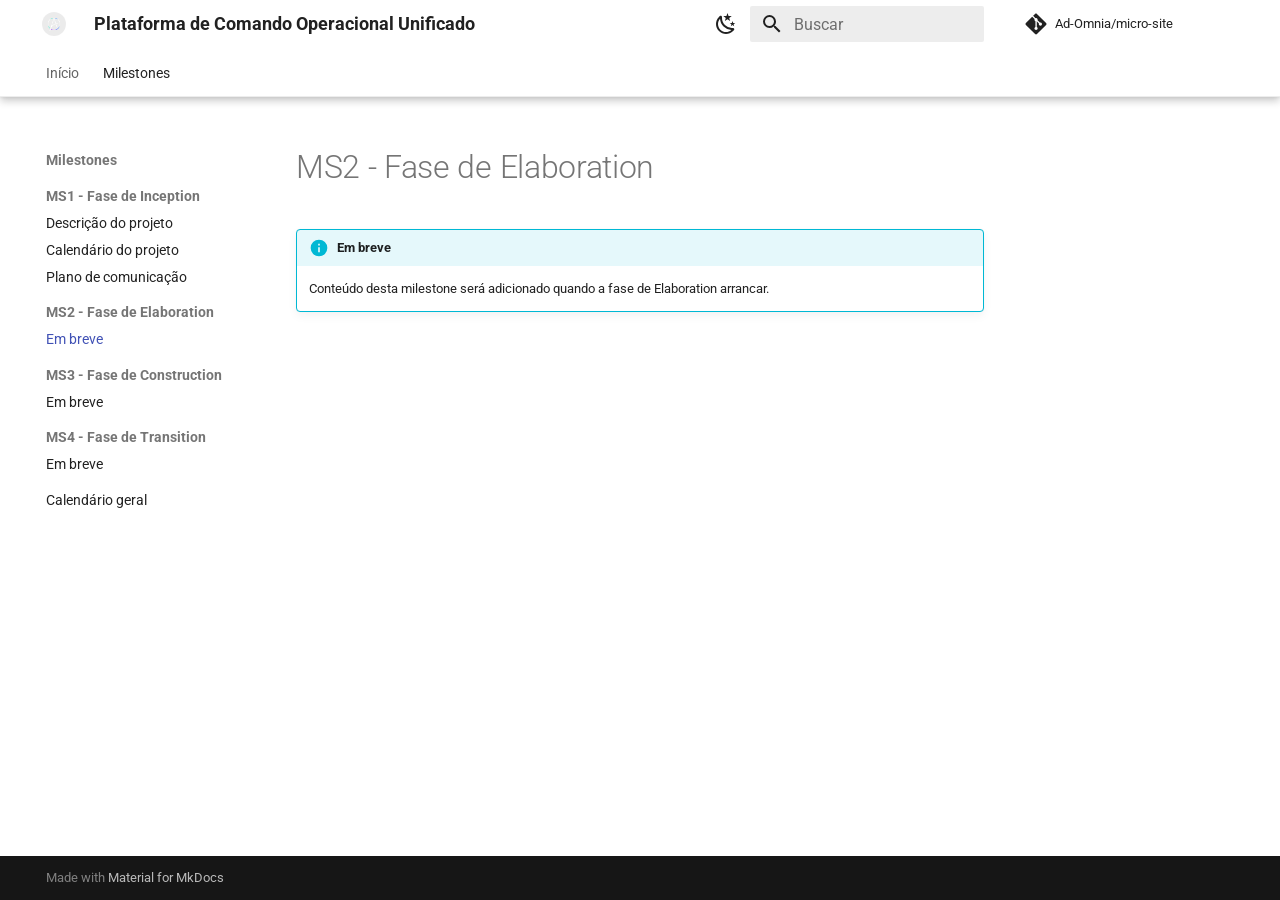
<file: milestones/ms2-elaboration/em-breve/index.html>
<!doctype html>
<html lang="pt" class="no-js">
  <head>
    
      <meta charset="utf-8">
      <meta name="viewport" content="width=device-width,initial-scale=1">
      
        <meta name="description" content="Projeto em Engenharia Informática 2026/2027 - Universidade de Aveiro">
      
      
      
        <link rel="canonical" href="https://ad-omnia.github.io/micro-site/milestones/ms2-elaboration/em-breve/">
      
      
        <link rel="prev" href="../../ms1-inception/plano-comunicacao/">
      
      
        <link rel="next" href="../../ms3-construction/em-breve/">
      
      
        
      
      
      <link rel="icon" href="../../../assets/images/favicon.png">
      <meta name="generator" content="mkdocs-1.6.1, mkdocs-material-9.7.7">
    
    
      
        <title>Em breve - Plataforma de Comando Operacional Unificado</title>
      
    
    
      <link rel="stylesheet" href="../../../assets/stylesheets/main.ec1eaa64.min.css">
      
        
        <link rel="stylesheet" href="../../../assets/stylesheets/palette.ab4e12ef.min.css">
      
      


    
    
      
    
    
      
        
        
        <link rel="preconnect" href="https://fonts.gstatic.com" crossorigin>
        <link rel="stylesheet" href="https://fonts.googleapis.com/css?family=Roboto:300,300i,400,400i,700,700i%7CRoboto+Mono:400,400i,700,700i&display=fallback">
        <style>:root{--md-text-font:"Roboto";--md-code-font:"Roboto Mono"}</style>
      
    
    
      <link rel="stylesheet" href="../../../stylesheets/extra.css">
    
    <script>__md_scope=new URL("../../..",location),__md_hash=e=>[...e].reduce(((e,_)=>(e<<5)-e+_.charCodeAt(0)),0),__md_get=(e,_=localStorage,t=__md_scope)=>JSON.parse(_.getItem(t.pathname+"."+e)),__md_set=(e,_,t=localStorage,a=__md_scope)=>{try{t.setItem(a.pathname+"."+e,JSON.stringify(_))}catch(e){}}</script>
    
      

    
    
  </head>
  
  
    
    
      
    
    
    
    
    <body dir="ltr" data-md-color-scheme="default" data-md-color-primary="white" data-md-color-accent="green">
  
    
    <input class="md-toggle" data-md-toggle="drawer" type="checkbox" id="__drawer" autocomplete="off">
    <input class="md-toggle" data-md-toggle="search" type="checkbox" id="__search" autocomplete="off">
    <label class="md-overlay" for="__drawer"></label>
    <div data-md-component="skip">
      
        
        <a href="#ms2-fase-de-elaboration" class="md-skip">
          Ir para o conteúdo
        </a>
      
    </div>
    <div data-md-component="announce">
      
    </div>
    
    
      

  

<header class="md-header md-header--shadow md-header--lifted" data-md-component="header">
  <nav class="md-header__inner md-grid" aria-label="Cabeçalho">
    <a href="../../.." title="Plataforma de Comando Operacional Unificado" class="md-header__button md-logo" aria-label="Plataforma de Comando Operacional Unificado" data-md-component="logo">
      
  <img src="../../../assets/logo.png" alt="logo">

    </a>
    <label class="md-header__button md-icon" for="__drawer">
      
      <svg xmlns="http://www.w3.org/2000/svg" viewBox="0 0 24 24"><path d="M3 6h18v2H3zm0 5h18v2H3zm0 5h18v2H3z"/></svg>
    </label>
    <div class="md-header__title" data-md-component="header-title">
      <div class="md-header__ellipsis">
        <div class="md-header__topic">
          <span class="md-ellipsis">
            Plataforma de Comando Operacional Unificado
          </span>
        </div>
        <div class="md-header__topic" data-md-component="header-topic">
          <span class="md-ellipsis">
            
              Em breve
            
          </span>
        </div>
      </div>
    </div>
    
      
        <form class="md-header__option" data-md-component="palette">
  
    
    
    
    <input class="md-option" data-md-color-media="" data-md-color-scheme="default" data-md-color-primary="white" data-md-color-accent="green"  aria-label="Modo escuro"  type="radio" name="__palette" id="__palette_0">
    
      <label class="md-header__button md-icon" title="Modo escuro" for="__palette_1" hidden>
        <svg xmlns="http://www.w3.org/2000/svg" viewBox="0 0 24 24"><path d="m17.75 4.09-2.53 1.94.91 3.06-2.63-1.81-2.63 1.81.91-3.06-2.53-1.94L12.44 4l1.06-3 1.06 3zm3.5 6.91-1.64 1.25.59 1.98-1.7-1.17-1.7 1.17.59-1.98L15.75 11l2.06-.05L18.5 9l.69 1.95zm-2.28 4.95c.83-.08 1.72 1.1 1.19 1.85-.32.45-.66.87-1.08 1.27C15.17 23 8.84 23 4.94 19.07c-3.91-3.9-3.91-10.24 0-14.14.4-.4.82-.76 1.27-1.08.75-.53 1.93.36 1.85 1.19-.27 2.86.69 5.83 2.89 8.02a9.96 9.96 0 0 0 8.02 2.89m-1.64 2.02a12.08 12.08 0 0 1-7.8-3.47c-2.17-2.19-3.33-5-3.49-7.82-2.81 3.14-2.7 7.96.31 10.98 3.02 3.01 7.84 3.12 10.98.31"/></svg>
      </label>
    
  
    
    
    
    <input class="md-option" data-md-color-media="" data-md-color-scheme="slate" data-md-color-primary="white" data-md-color-accent="green"  aria-label="Modo claro"  type="radio" name="__palette" id="__palette_1">
    
      <label class="md-header__button md-icon" title="Modo claro" for="__palette_0" hidden>
        <svg xmlns="http://www.w3.org/2000/svg" viewBox="0 0 24 24"><path d="M12 7a5 5 0 0 1 5 5 5 5 0 0 1-5 5 5 5 0 0 1-5-5 5 5 0 0 1 5-5m0 2a3 3 0 0 0-3 3 3 3 0 0 0 3 3 3 3 0 0 0 3-3 3 3 0 0 0-3-3m0-7 2.39 3.42C13.65 5.15 12.84 5 12 5s-1.65.15-2.39.42zM3.34 7l4.16-.35A7.2 7.2 0 0 0 5.94 8.5c-.44.74-.69 1.5-.83 2.29zm.02 10 1.76-3.77a7.131 7.131 0 0 0 2.38 4.14zM20.65 7l-1.77 3.79a7.02 7.02 0 0 0-2.38-4.15zm-.01 10-4.14.36c.59-.51 1.12-1.14 1.54-1.86.42-.73.69-1.5.83-2.29zM12 22l-2.41-3.44c.74.27 1.55.44 2.41.44.82 0 1.63-.17 2.37-.44z"/></svg>
      </label>
    
  
</form>
      
    
    
      <script>var palette=__md_get("__palette");if(palette&&palette.color){if("(prefers-color-scheme)"===palette.color.media){var media=matchMedia("(prefers-color-scheme: light)"),input=document.querySelector(media.matches?"[data-md-color-media='(prefers-color-scheme: light)']":"[data-md-color-media='(prefers-color-scheme: dark)']");palette.color.media=input.getAttribute("data-md-color-media"),palette.color.scheme=input.getAttribute("data-md-color-scheme"),palette.color.primary=input.getAttribute("data-md-color-primary"),palette.color.accent=input.getAttribute("data-md-color-accent")}for(var[key,value]of Object.entries(palette.color))document.body.setAttribute("data-md-color-"+key,value)}</script>
    
    
    
      
      
        <label class="md-header__button md-icon" for="__search">
          
          <svg xmlns="http://www.w3.org/2000/svg" viewBox="0 0 24 24"><path d="M9.5 3A6.5 6.5 0 0 1 16 9.5c0 1.61-.59 3.09-1.56 4.23l.27.27h.79l5 5-1.5 1.5-5-5v-.79l-.27-.27A6.52 6.52 0 0 1 9.5 16 6.5 6.5 0 0 1 3 9.5 6.5 6.5 0 0 1 9.5 3m0 2C7 5 5 7 5 9.5S7 14 9.5 14 14 12 14 9.5 12 5 9.5 5"/></svg>
        </label>
        <div class="md-search" data-md-component="search" role="dialog">
  <label class="md-search__overlay" for="__search"></label>
  <div class="md-search__inner" role="search">
    <form class="md-search__form" name="search">
      <input type="text" class="md-search__input" name="query" aria-label="Buscar" placeholder="Buscar" autocapitalize="off" autocorrect="off" autocomplete="off" spellcheck="false" data-md-component="search-query" required>
      <label class="md-search__icon md-icon" for="__search">
        
        <svg xmlns="http://www.w3.org/2000/svg" viewBox="0 0 24 24"><path d="M9.5 3A6.5 6.5 0 0 1 16 9.5c0 1.61-.59 3.09-1.56 4.23l.27.27h.79l5 5-1.5 1.5-5-5v-.79l-.27-.27A6.52 6.52 0 0 1 9.5 16 6.5 6.5 0 0 1 3 9.5 6.5 6.5 0 0 1 9.5 3m0 2C7 5 5 7 5 9.5S7 14 9.5 14 14 12 14 9.5 12 5 9.5 5"/></svg>
        
        <svg xmlns="http://www.w3.org/2000/svg" viewBox="0 0 24 24"><path d="M20 11v2H8l5.5 5.5-1.42 1.42L4.16 12l7.92-7.92L13.5 5.5 8 11z"/></svg>
      </label>
      <nav class="md-search__options" aria-label="Pesquisar">
        
        <button type="reset" class="md-search__icon md-icon" title="Limpar" aria-label="Limpar" tabindex="-1">
          
          <svg xmlns="http://www.w3.org/2000/svg" viewBox="0 0 24 24"><path d="M19 6.41 17.59 5 12 10.59 6.41 5 5 6.41 10.59 12 5 17.59 6.41 19 12 13.41 17.59 19 19 17.59 13.41 12z"/></svg>
        </button>
      </nav>
      
    </form>
    <div class="md-search__output">
      <div class="md-search__scrollwrap" tabindex="0" data-md-scrollfix>
        <div class="md-search-result" data-md-component="search-result">
          <div class="md-search-result__meta">
            Inicializando a pesquisa
          </div>
          <ol class="md-search-result__list" role="presentation"></ol>
        </div>
      </div>
    </div>
  </div>
</div>
      
    
    
      <div class="md-header__source">
        <a href="https://github.com/Ad-Omnia/micro-site" title="Ir ao repositório" class="md-source" data-md-component="source">
  <div class="md-source__icon md-icon">
    
    <svg xmlns="http://www.w3.org/2000/svg" viewBox="0 0 448 512"><!--! Font Awesome Free 7.1.0 by @fontawesome - https://fontawesome.com License - https://fontawesome.com/license/free (Icons: CC BY 4.0, Fonts: SIL OFL 1.1, Code: MIT License) Copyright 2025 Fonticons, Inc.--><path d="M439.6 236.1 244 40.5c-5.4-5.5-12.8-8.5-20.4-8.5s-15 3-20.4 8.4L162.5 81l51.5 51.5c27.1-9.1 52.7 16.8 43.4 43.7l49.7 49.7c34.2-11.8 61.2 31 35.5 56.7-26.5 26.5-70.2-2.9-56-37.3L240.3 199v121.9c25.3 12.5 22.3 41.8 9.1 55-6.4 6.4-15.2 10.1-24.3 10.1s-17.8-3.6-24.3-10.1c-17.6-17.6-11.1-46.9 11.2-56v-123c-20.8-8.5-24.6-30.7-18.6-45L142.6 101 8.5 235.1C3 240.6 0 247.9 0 255.5s3 15 8.5 20.4l195.6 195.7c5.4 5.4 12.7 8.4 20.4 8.4s15-3 20.4-8.4l194.7-194.7c5.4-5.4 8.4-12.8 8.4-20.4s-3-15-8.4-20.4"/></svg>
  </div>
  <div class="md-source__repository">
    Ad-Omnia/micro-site
  </div>
</a>
      </div>
    
  </nav>
  
    
      
<nav class="md-tabs" aria-label="Abas" data-md-component="tabs">
  <div class="md-grid">
    <ul class="md-tabs__list">
      
        
  
  
  
  
    <li class="md-tabs__item">
      <a href="../../.." class="md-tabs__link">
        
  
  
    
  
  Início

      </a>
    </li>
  

      
        
  
  
  
    
  
  
    
    
      
  
  
  
    
  
  
    
    
      <li class="md-tabs__item md-tabs__item--active">
        <a href="../../ms1-inception/descricao-projeto/" class="md-tabs__link">
          
  
  
  Milestones

        </a>
      </li>
    
  

    
  

      
    </ul>
  </div>
</nav>
    
  
</header>
    
    <div class="md-container" data-md-component="container">
      
      
        
      
      <main class="md-main" data-md-component="main">
        <div class="md-main__inner md-grid">
          
            
              
              <div class="md-sidebar md-sidebar--primary" data-md-component="sidebar" data-md-type="navigation" >
                <div class="md-sidebar__scrollwrap">
                  <div class="md-sidebar__inner">
                    


  


<nav class="md-nav md-nav--primary md-nav--lifted" aria-label="Navegação" data-md-level="0">
  <label class="md-nav__title" for="__drawer">
    <a href="../../.." title="Plataforma de Comando Operacional Unificado" class="md-nav__button md-logo" aria-label="Plataforma de Comando Operacional Unificado" data-md-component="logo">
      
  <img src="../../../assets/logo.png" alt="logo">

    </a>
    Plataforma de Comando Operacional Unificado
  </label>
  
    <div class="md-nav__source">
      <a href="https://github.com/Ad-Omnia/micro-site" title="Ir ao repositório" class="md-source" data-md-component="source">
  <div class="md-source__icon md-icon">
    
    <svg xmlns="http://www.w3.org/2000/svg" viewBox="0 0 448 512"><!--! Font Awesome Free 7.1.0 by @fontawesome - https://fontawesome.com License - https://fontawesome.com/license/free (Icons: CC BY 4.0, Fonts: SIL OFL 1.1, Code: MIT License) Copyright 2025 Fonticons, Inc.--><path d="M439.6 236.1 244 40.5c-5.4-5.5-12.8-8.5-20.4-8.5s-15 3-20.4 8.4L162.5 81l51.5 51.5c27.1-9.1 52.7 16.8 43.4 43.7l49.7 49.7c34.2-11.8 61.2 31 35.5 56.7-26.5 26.5-70.2-2.9-56-37.3L240.3 199v121.9c25.3 12.5 22.3 41.8 9.1 55-6.4 6.4-15.2 10.1-24.3 10.1s-17.8-3.6-24.3-10.1c-17.6-17.6-11.1-46.9 11.2-56v-123c-20.8-8.5-24.6-30.7-18.6-45L142.6 101 8.5 235.1C3 240.6 0 247.9 0 255.5s3 15 8.5 20.4l195.6 195.7c5.4 5.4 12.7 8.4 20.4 8.4s15-3 20.4-8.4l194.7-194.7c5.4-5.4 8.4-12.8 8.4-20.4s-3-15-8.4-20.4"/></svg>
  </div>
  <div class="md-source__repository">
    Ad-Omnia/micro-site
  </div>
</a>
    </div>
  
  <ul class="md-nav__list" data-md-scrollfix>
    
      
      
  
  
  
  
    <li class="md-nav__item">
      <a href="../../.." class="md-nav__link">
        
  
  
  <span class="md-ellipsis">
    
  
    Início
  

    
  </span>
  
  

      </a>
    </li>
  

    
      
      
  
  
    
  
  
  
    
    
    
    
      
        
        
      
      
        
      
    
    
    <li class="md-nav__item md-nav__item--active md-nav__item--section md-nav__item--nested">
      
        
        
        <input class="md-nav__toggle md-toggle " type="checkbox" id="__nav_2" checked>
        
          
          <label class="md-nav__link" for="__nav_2" id="__nav_2_label" tabindex="">
            
  
  
  <span class="md-ellipsis">
    
  
    Milestones
  

    
  </span>
  
  

            <span class="md-nav__icon md-icon"></span>
          </label>
        
        <nav class="md-nav" data-md-level="1" aria-labelledby="__nav_2_label" aria-expanded="true">
          <label class="md-nav__title" for="__nav_2">
            <span class="md-nav__icon md-icon"></span>
            
  
    Milestones
  

          </label>
          <ul class="md-nav__list" data-md-scrollfix>
            
              
                
  
  
  
  
    
    
    
    
      
      
        
          
          
        
      
    
    
    <li class="md-nav__item md-nav__item--section md-nav__item--nested">
      
        
        
        <input class="md-nav__toggle md-toggle " type="checkbox" id="__nav_2_1" >
        
          
          <label class="md-nav__link" for="__nav_2_1" id="__nav_2_1_label" tabindex="">
            
  
  
  <span class="md-ellipsis">
    
  
    MS1 - Fase de Inception
  

    
  </span>
  
  

            <span class="md-nav__icon md-icon"></span>
          </label>
        
        <nav class="md-nav" data-md-level="2" aria-labelledby="__nav_2_1_label" aria-expanded="false">
          <label class="md-nav__title" for="__nav_2_1">
            <span class="md-nav__icon md-icon"></span>
            
  
    MS1 - Fase de Inception
  

          </label>
          <ul class="md-nav__list" data-md-scrollfix>
            
              
                
  
  
  
  
    <li class="md-nav__item">
      <a href="../../ms1-inception/descricao-projeto/" class="md-nav__link">
        
  
  
  <span class="md-ellipsis">
    
  
    Descrição do projeto
  

    
  </span>
  
  

      </a>
    </li>
  

              
            
              
                
  
  
  
  
    <li class="md-nav__item">
      <a href="../../ms1-inception/calendario/" class="md-nav__link">
        
  
  
  <span class="md-ellipsis">
    
  
    Calendário do projeto
  

    
  </span>
  
  

      </a>
    </li>
  

              
            
              
                
  
  
  
  
    <li class="md-nav__item">
      <a href="../../ms1-inception/plano-comunicacao/" class="md-nav__link">
        
  
  
  <span class="md-ellipsis">
    
  
    Plano de comunicação
  

    
  </span>
  
  

      </a>
    </li>
  

              
            
          </ul>
        </nav>
      
    </li>
  

              
            
              
                
  
  
    
  
  
  
    
    
    
    
      
      
        
          
          
        
      
    
    
    <li class="md-nav__item md-nav__item--active md-nav__item--section md-nav__item--nested">
      
        
        
        <input class="md-nav__toggle md-toggle " type="checkbox" id="__nav_2_2" checked>
        
          
          <label class="md-nav__link" for="__nav_2_2" id="__nav_2_2_label" tabindex="">
            
  
  
  <span class="md-ellipsis">
    
  
    MS2 - Fase de Elaboration
  

    
  </span>
  
  

            <span class="md-nav__icon md-icon"></span>
          </label>
        
        <nav class="md-nav" data-md-level="2" aria-labelledby="__nav_2_2_label" aria-expanded="true">
          <label class="md-nav__title" for="__nav_2_2">
            <span class="md-nav__icon md-icon"></span>
            
  
    MS2 - Fase de Elaboration
  

          </label>
          <ul class="md-nav__list" data-md-scrollfix>
            
              
                
  
  
    
  
  
  
    <li class="md-nav__item md-nav__item--active">
      
      <input class="md-nav__toggle md-toggle" type="checkbox" id="__toc">
      
      
        
      
      
      <a href="./" class="md-nav__link md-nav__link--active">
        
  
  
  <span class="md-ellipsis">
    
  
    Em breve
  

    
  </span>
  
  

      </a>
      
    </li>
  

              
            
          </ul>
        </nav>
      
    </li>
  

              
            
              
                
  
  
  
  
    
    
    
    
      
      
        
          
          
        
      
    
    
    <li class="md-nav__item md-nav__item--section md-nav__item--nested">
      
        
        
        <input class="md-nav__toggle md-toggle " type="checkbox" id="__nav_2_3" >
        
          
          <label class="md-nav__link" for="__nav_2_3" id="__nav_2_3_label" tabindex="">
            
  
  
  <span class="md-ellipsis">
    
  
    MS3 - Fase de Construction
  

    
  </span>
  
  

            <span class="md-nav__icon md-icon"></span>
          </label>
        
        <nav class="md-nav" data-md-level="2" aria-labelledby="__nav_2_3_label" aria-expanded="false">
          <label class="md-nav__title" for="__nav_2_3">
            <span class="md-nav__icon md-icon"></span>
            
  
    MS3 - Fase de Construction
  

          </label>
          <ul class="md-nav__list" data-md-scrollfix>
            
              
                
  
  
  
  
    <li class="md-nav__item">
      <a href="../../ms3-construction/em-breve/" class="md-nav__link">
        
  
  
  <span class="md-ellipsis">
    
  
    Em breve
  

    
  </span>
  
  

      </a>
    </li>
  

              
            
          </ul>
        </nav>
      
    </li>
  

              
            
              
                
  
  
  
  
    
    
    
    
      
      
        
          
          
        
      
    
    
    <li class="md-nav__item md-nav__item--section md-nav__item--nested">
      
        
        
        <input class="md-nav__toggle md-toggle " type="checkbox" id="__nav_2_4" >
        
          
          <label class="md-nav__link" for="__nav_2_4" id="__nav_2_4_label" tabindex="">
            
  
  
  <span class="md-ellipsis">
    
  
    MS4 - Fase de Transition
  

    
  </span>
  
  

            <span class="md-nav__icon md-icon"></span>
          </label>
        
        <nav class="md-nav" data-md-level="2" aria-labelledby="__nav_2_4_label" aria-expanded="false">
          <label class="md-nav__title" for="__nav_2_4">
            <span class="md-nav__icon md-icon"></span>
            
  
    MS4 - Fase de Transition
  

          </label>
          <ul class="md-nav__list" data-md-scrollfix>
            
              
                
  
  
  
  
    <li class="md-nav__item">
      <a href="../../ms4-transition/em-breve/" class="md-nav__link">
        
  
  
  <span class="md-ellipsis">
    
  
    Em breve
  

    
  </span>
  
  

      </a>
    </li>
  

              
            
          </ul>
        </nav>
      
    </li>
  

              
            
              
                
  
  
  
  
    <li class="md-nav__item">
      <a href="../../calendario-geral/" class="md-nav__link">
        
  
  
  <span class="md-ellipsis">
    
  
    Calendário geral
  

    
  </span>
  
  

      </a>
    </li>
  

              
            
          </ul>
        </nav>
      
    </li>
  

    
  </ul>
</nav>
                  </div>
                </div>
              </div>
            
            
              
              <div class="md-sidebar md-sidebar--secondary" data-md-component="sidebar" data-md-type="toc" >
                <div class="md-sidebar__scrollwrap">
                  <div class="md-sidebar__inner">
                    

<nav class="md-nav md-nav--secondary" aria-label="Índice">
  
  
  
    
  
  
</nav>
                  </div>
                </div>
              </div>
            
          
          
            <div class="md-content" data-md-component="content">
              
              <article class="md-content__inner md-typeset">
                
                  


  
  


<h1 id="ms2-fase-de-elaboration">MS2 - Fase de Elaboration<a class="headerlink" href="#ms2-fase-de-elaboration" title="Permanent link">&para;</a></h1>
<div class="admonition info">
<p class="admonition-title">Em breve</p>
<p>Conteúdo desta milestone será adicionado quando a fase de Elaboration arrancar.</p>
</div>
<!-- Sugestão de estrutura futura, à semelhança do MS1:
- Arquitetura detalhada
- Protótipos técnicos
- Riscos e mitigação
-->












                
              </article>
            </div>
          
          
<script>var target=document.getElementById(location.hash.slice(1));target&&target.name&&(target.checked=target.name.startsWith("__tabbed_"))</script>
        </div>
        
          <button type="button" class="md-top md-icon" data-md-component="top" hidden>
  
  <svg xmlns="http://www.w3.org/2000/svg" viewBox="0 0 24 24"><path d="M13 20h-2V8l-5.5 5.5-1.42-1.42L12 4.16l7.92 7.92-1.42 1.42L13 8z"/></svg>
  Voltar ao topo
</button>
        
      </main>
      
        <footer class="md-footer">
  
  <div class="md-footer-meta md-typeset">
    <div class="md-footer-meta__inner md-grid">
      <div class="md-copyright">
  
  
    Made with
    <a href="https://squidfunk.github.io/mkdocs-material/" target="_blank" rel="noopener">
      Material for MkDocs
    </a>
  
</div>
      
    </div>
  </div>
</footer>
      
    </div>
    <div class="md-dialog" data-md-component="dialog">
      <div class="md-dialog__inner md-typeset"></div>
    </div>
    
    
    
      
      
      <script id="__config" type="application/json">{"annotate": null, "base": "../../..", "features": ["navigation.instant", "navigation.tabs", "navigation.tabs.sticky", "navigation.sections", "navigation.top", "content.code.copy"], "search": "../../../assets/javascripts/workers/search.2c215733.min.js", "tags": null, "translations": {"clipboard.copied": "Copiado para \u00e1rea de transfer\u00eancia", "clipboard.copy": "Copiar para \u00e1rea de transfer\u00eancia", "search.result.more.one": "Mais 1 nesta p\u00e1gina", "search.result.more.other": "Mais # nesta p\u00e1gina", "search.result.none": "Nenhum resultado encontrado", "search.result.one": "1 resultado encontrado", "search.result.other": "# resultados encontrados", "search.result.placeholder": "Digite para iniciar a busca", "search.result.term.missing": "Ausente", "select.version": "Selecione a vers\u00e3o"}, "version": null}</script>
    
    
      <script src="../../../assets/javascripts/bundle.d7400e89.min.js"></script>
      
    
  </body>
</html>
</file>
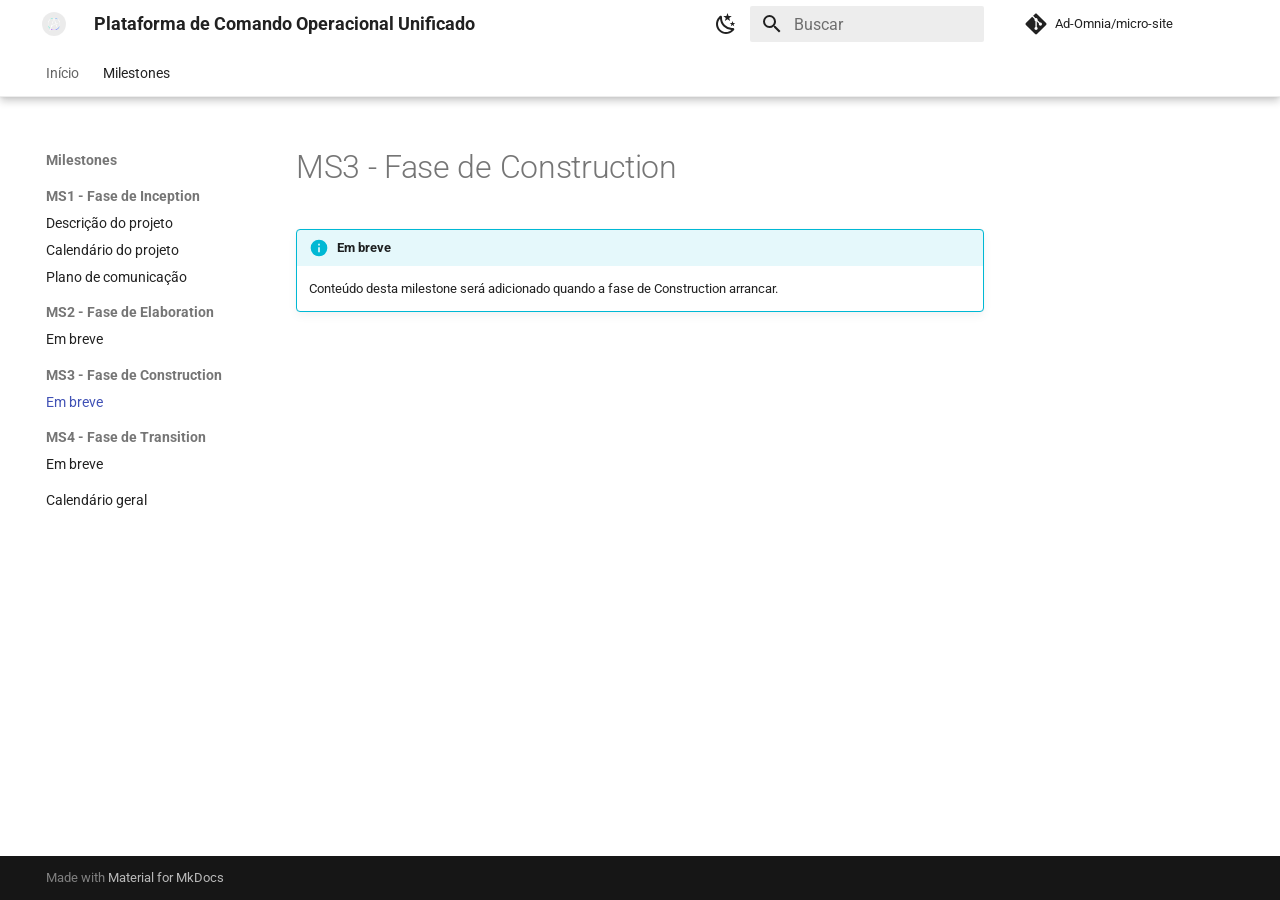
<file: milestones/ms3-construction/em-breve/index.html>
<!doctype html>
<html lang="pt" class="no-js">
  <head>
    
      <meta charset="utf-8">
      <meta name="viewport" content="width=device-width,initial-scale=1">
      
        <meta name="description" content="Projeto em Engenharia Informática 2026/2027 - Universidade de Aveiro">
      
      
      
        <link rel="canonical" href="https://ad-omnia.github.io/micro-site/milestones/ms3-construction/em-breve/">
      
      
        <link rel="prev" href="../../ms2-elaboration/em-breve/">
      
      
        <link rel="next" href="../../ms4-transition/em-breve/">
      
      
        
      
      
      <link rel="icon" href="../../../assets/images/favicon.png">
      <meta name="generator" content="mkdocs-1.6.1, mkdocs-material-9.7.7">
    
    
      
        <title>Em breve - Plataforma de Comando Operacional Unificado</title>
      
    
    
      <link rel="stylesheet" href="../../../assets/stylesheets/main.ec1eaa64.min.css">
      
        
        <link rel="stylesheet" href="../../../assets/stylesheets/palette.ab4e12ef.min.css">
      
      


    
    
      
    
    
      
        
        
        <link rel="preconnect" href="https://fonts.gstatic.com" crossorigin>
        <link rel="stylesheet" href="https://fonts.googleapis.com/css?family=Roboto:300,300i,400,400i,700,700i%7CRoboto+Mono:400,400i,700,700i&display=fallback">
        <style>:root{--md-text-font:"Roboto";--md-code-font:"Roboto Mono"}</style>
      
    
    
      <link rel="stylesheet" href="../../../stylesheets/extra.css">
    
    <script>__md_scope=new URL("../../..",location),__md_hash=e=>[...e].reduce(((e,_)=>(e<<5)-e+_.charCodeAt(0)),0),__md_get=(e,_=localStorage,t=__md_scope)=>JSON.parse(_.getItem(t.pathname+"."+e)),__md_set=(e,_,t=localStorage,a=__md_scope)=>{try{t.setItem(a.pathname+"."+e,JSON.stringify(_))}catch(e){}}</script>
    
      

    
    
  </head>
  
  
    
    
      
    
    
    
    
    <body dir="ltr" data-md-color-scheme="default" data-md-color-primary="white" data-md-color-accent="green">
  
    
    <input class="md-toggle" data-md-toggle="drawer" type="checkbox" id="__drawer" autocomplete="off">
    <input class="md-toggle" data-md-toggle="search" type="checkbox" id="__search" autocomplete="off">
    <label class="md-overlay" for="__drawer"></label>
    <div data-md-component="skip">
      
        
        <a href="#ms3-fase-de-construction" class="md-skip">
          Ir para o conteúdo
        </a>
      
    </div>
    <div data-md-component="announce">
      
    </div>
    
    
      

  

<header class="md-header md-header--shadow md-header--lifted" data-md-component="header">
  <nav class="md-header__inner md-grid" aria-label="Cabeçalho">
    <a href="../../.." title="Plataforma de Comando Operacional Unificado" class="md-header__button md-logo" aria-label="Plataforma de Comando Operacional Unificado" data-md-component="logo">
      
  <img src="../../../assets/logo.png" alt="logo">

    </a>
    <label class="md-header__button md-icon" for="__drawer">
      
      <svg xmlns="http://www.w3.org/2000/svg" viewBox="0 0 24 24"><path d="M3 6h18v2H3zm0 5h18v2H3zm0 5h18v2H3z"/></svg>
    </label>
    <div class="md-header__title" data-md-component="header-title">
      <div class="md-header__ellipsis">
        <div class="md-header__topic">
          <span class="md-ellipsis">
            Plataforma de Comando Operacional Unificado
          </span>
        </div>
        <div class="md-header__topic" data-md-component="header-topic">
          <span class="md-ellipsis">
            
              Em breve
            
          </span>
        </div>
      </div>
    </div>
    
      
        <form class="md-header__option" data-md-component="palette">
  
    
    
    
    <input class="md-option" data-md-color-media="" data-md-color-scheme="default" data-md-color-primary="white" data-md-color-accent="green"  aria-label="Modo escuro"  type="radio" name="__palette" id="__palette_0">
    
      <label class="md-header__button md-icon" title="Modo escuro" for="__palette_1" hidden>
        <svg xmlns="http://www.w3.org/2000/svg" viewBox="0 0 24 24"><path d="m17.75 4.09-2.53 1.94.91 3.06-2.63-1.81-2.63 1.81.91-3.06-2.53-1.94L12.44 4l1.06-3 1.06 3zm3.5 6.91-1.64 1.25.59 1.98-1.7-1.17-1.7 1.17.59-1.98L15.75 11l2.06-.05L18.5 9l.69 1.95zm-2.28 4.95c.83-.08 1.72 1.1 1.19 1.85-.32.45-.66.87-1.08 1.27C15.17 23 8.84 23 4.94 19.07c-3.91-3.9-3.91-10.24 0-14.14.4-.4.82-.76 1.27-1.08.75-.53 1.93.36 1.85 1.19-.27 2.86.69 5.83 2.89 8.02a9.96 9.96 0 0 0 8.02 2.89m-1.64 2.02a12.08 12.08 0 0 1-7.8-3.47c-2.17-2.19-3.33-5-3.49-7.82-2.81 3.14-2.7 7.96.31 10.98 3.02 3.01 7.84 3.12 10.98.31"/></svg>
      </label>
    
  
    
    
    
    <input class="md-option" data-md-color-media="" data-md-color-scheme="slate" data-md-color-primary="white" data-md-color-accent="green"  aria-label="Modo claro"  type="radio" name="__palette" id="__palette_1">
    
      <label class="md-header__button md-icon" title="Modo claro" for="__palette_0" hidden>
        <svg xmlns="http://www.w3.org/2000/svg" viewBox="0 0 24 24"><path d="M12 7a5 5 0 0 1 5 5 5 5 0 0 1-5 5 5 5 0 0 1-5-5 5 5 0 0 1 5-5m0 2a3 3 0 0 0-3 3 3 3 0 0 0 3 3 3 3 0 0 0 3-3 3 3 0 0 0-3-3m0-7 2.39 3.42C13.65 5.15 12.84 5 12 5s-1.65.15-2.39.42zM3.34 7l4.16-.35A7.2 7.2 0 0 0 5.94 8.5c-.44.74-.69 1.5-.83 2.29zm.02 10 1.76-3.77a7.131 7.131 0 0 0 2.38 4.14zM20.65 7l-1.77 3.79a7.02 7.02 0 0 0-2.38-4.15zm-.01 10-4.14.36c.59-.51 1.12-1.14 1.54-1.86.42-.73.69-1.5.83-2.29zM12 22l-2.41-3.44c.74.27 1.55.44 2.41.44.82 0 1.63-.17 2.37-.44z"/></svg>
      </label>
    
  
</form>
      
    
    
      <script>var palette=__md_get("__palette");if(palette&&palette.color){if("(prefers-color-scheme)"===palette.color.media){var media=matchMedia("(prefers-color-scheme: light)"),input=document.querySelector(media.matches?"[data-md-color-media='(prefers-color-scheme: light)']":"[data-md-color-media='(prefers-color-scheme: dark)']");palette.color.media=input.getAttribute("data-md-color-media"),palette.color.scheme=input.getAttribute("data-md-color-scheme"),palette.color.primary=input.getAttribute("data-md-color-primary"),palette.color.accent=input.getAttribute("data-md-color-accent")}for(var[key,value]of Object.entries(palette.color))document.body.setAttribute("data-md-color-"+key,value)}</script>
    
    
    
      
      
        <label class="md-header__button md-icon" for="__search">
          
          <svg xmlns="http://www.w3.org/2000/svg" viewBox="0 0 24 24"><path d="M9.5 3A6.5 6.5 0 0 1 16 9.5c0 1.61-.59 3.09-1.56 4.23l.27.27h.79l5 5-1.5 1.5-5-5v-.79l-.27-.27A6.52 6.52 0 0 1 9.5 16 6.5 6.5 0 0 1 3 9.5 6.5 6.5 0 0 1 9.5 3m0 2C7 5 5 7 5 9.5S7 14 9.5 14 14 12 14 9.5 12 5 9.5 5"/></svg>
        </label>
        <div class="md-search" data-md-component="search" role="dialog">
  <label class="md-search__overlay" for="__search"></label>
  <div class="md-search__inner" role="search">
    <form class="md-search__form" name="search">
      <input type="text" class="md-search__input" name="query" aria-label="Buscar" placeholder="Buscar" autocapitalize="off" autocorrect="off" autocomplete="off" spellcheck="false" data-md-component="search-query" required>
      <label class="md-search__icon md-icon" for="__search">
        
        <svg xmlns="http://www.w3.org/2000/svg" viewBox="0 0 24 24"><path d="M9.5 3A6.5 6.5 0 0 1 16 9.5c0 1.61-.59 3.09-1.56 4.23l.27.27h.79l5 5-1.5 1.5-5-5v-.79l-.27-.27A6.52 6.52 0 0 1 9.5 16 6.5 6.5 0 0 1 3 9.5 6.5 6.5 0 0 1 9.5 3m0 2C7 5 5 7 5 9.5S7 14 9.5 14 14 12 14 9.5 12 5 9.5 5"/></svg>
        
        <svg xmlns="http://www.w3.org/2000/svg" viewBox="0 0 24 24"><path d="M20 11v2H8l5.5 5.5-1.42 1.42L4.16 12l7.92-7.92L13.5 5.5 8 11z"/></svg>
      </label>
      <nav class="md-search__options" aria-label="Pesquisar">
        
        <button type="reset" class="md-search__icon md-icon" title="Limpar" aria-label="Limpar" tabindex="-1">
          
          <svg xmlns="http://www.w3.org/2000/svg" viewBox="0 0 24 24"><path d="M19 6.41 17.59 5 12 10.59 6.41 5 5 6.41 10.59 12 5 17.59 6.41 19 12 13.41 17.59 19 19 17.59 13.41 12z"/></svg>
        </button>
      </nav>
      
    </form>
    <div class="md-search__output">
      <div class="md-search__scrollwrap" tabindex="0" data-md-scrollfix>
        <div class="md-search-result" data-md-component="search-result">
          <div class="md-search-result__meta">
            Inicializando a pesquisa
          </div>
          <ol class="md-search-result__list" role="presentation"></ol>
        </div>
      </div>
    </div>
  </div>
</div>
      
    
    
      <div class="md-header__source">
        <a href="https://github.com/Ad-Omnia/micro-site" title="Ir ao repositório" class="md-source" data-md-component="source">
  <div class="md-source__icon md-icon">
    
    <svg xmlns="http://www.w3.org/2000/svg" viewBox="0 0 448 512"><!--! Font Awesome Free 7.1.0 by @fontawesome - https://fontawesome.com License - https://fontawesome.com/license/free (Icons: CC BY 4.0, Fonts: SIL OFL 1.1, Code: MIT License) Copyright 2025 Fonticons, Inc.--><path d="M439.6 236.1 244 40.5c-5.4-5.5-12.8-8.5-20.4-8.5s-15 3-20.4 8.4L162.5 81l51.5 51.5c27.1-9.1 52.7 16.8 43.4 43.7l49.7 49.7c34.2-11.8 61.2 31 35.5 56.7-26.5 26.5-70.2-2.9-56-37.3L240.3 199v121.9c25.3 12.5 22.3 41.8 9.1 55-6.4 6.4-15.2 10.1-24.3 10.1s-17.8-3.6-24.3-10.1c-17.6-17.6-11.1-46.9 11.2-56v-123c-20.8-8.5-24.6-30.7-18.6-45L142.6 101 8.5 235.1C3 240.6 0 247.9 0 255.5s3 15 8.5 20.4l195.6 195.7c5.4 5.4 12.7 8.4 20.4 8.4s15-3 20.4-8.4l194.7-194.7c5.4-5.4 8.4-12.8 8.4-20.4s-3-15-8.4-20.4"/></svg>
  </div>
  <div class="md-source__repository">
    Ad-Omnia/micro-site
  </div>
</a>
      </div>
    
  </nav>
  
    
      
<nav class="md-tabs" aria-label="Abas" data-md-component="tabs">
  <div class="md-grid">
    <ul class="md-tabs__list">
      
        
  
  
  
  
    <li class="md-tabs__item">
      <a href="../../.." class="md-tabs__link">
        
  
  
    
  
  Início

      </a>
    </li>
  

      
        
  
  
  
    
  
  
    
    
      
  
  
  
    
  
  
    
    
      <li class="md-tabs__item md-tabs__item--active">
        <a href="../../ms1-inception/descricao-projeto/" class="md-tabs__link">
          
  
  
  Milestones

        </a>
      </li>
    
  

    
  

      
    </ul>
  </div>
</nav>
    
  
</header>
    
    <div class="md-container" data-md-component="container">
      
      
        
      
      <main class="md-main" data-md-component="main">
        <div class="md-main__inner md-grid">
          
            
              
              <div class="md-sidebar md-sidebar--primary" data-md-component="sidebar" data-md-type="navigation" >
                <div class="md-sidebar__scrollwrap">
                  <div class="md-sidebar__inner">
                    


  


<nav class="md-nav md-nav--primary md-nav--lifted" aria-label="Navegação" data-md-level="0">
  <label class="md-nav__title" for="__drawer">
    <a href="../../.." title="Plataforma de Comando Operacional Unificado" class="md-nav__button md-logo" aria-label="Plataforma de Comando Operacional Unificado" data-md-component="logo">
      
  <img src="../../../assets/logo.png" alt="logo">

    </a>
    Plataforma de Comando Operacional Unificado
  </label>
  
    <div class="md-nav__source">
      <a href="https://github.com/Ad-Omnia/micro-site" title="Ir ao repositório" class="md-source" data-md-component="source">
  <div class="md-source__icon md-icon">
    
    <svg xmlns="http://www.w3.org/2000/svg" viewBox="0 0 448 512"><!--! Font Awesome Free 7.1.0 by @fontawesome - https://fontawesome.com License - https://fontawesome.com/license/free (Icons: CC BY 4.0, Fonts: SIL OFL 1.1, Code: MIT License) Copyright 2025 Fonticons, Inc.--><path d="M439.6 236.1 244 40.5c-5.4-5.5-12.8-8.5-20.4-8.5s-15 3-20.4 8.4L162.5 81l51.5 51.5c27.1-9.1 52.7 16.8 43.4 43.7l49.7 49.7c34.2-11.8 61.2 31 35.5 56.7-26.5 26.5-70.2-2.9-56-37.3L240.3 199v121.9c25.3 12.5 22.3 41.8 9.1 55-6.4 6.4-15.2 10.1-24.3 10.1s-17.8-3.6-24.3-10.1c-17.6-17.6-11.1-46.9 11.2-56v-123c-20.8-8.5-24.6-30.7-18.6-45L142.6 101 8.5 235.1C3 240.6 0 247.9 0 255.5s3 15 8.5 20.4l195.6 195.7c5.4 5.4 12.7 8.4 20.4 8.4s15-3 20.4-8.4l194.7-194.7c5.4-5.4 8.4-12.8 8.4-20.4s-3-15-8.4-20.4"/></svg>
  </div>
  <div class="md-source__repository">
    Ad-Omnia/micro-site
  </div>
</a>
    </div>
  
  <ul class="md-nav__list" data-md-scrollfix>
    
      
      
  
  
  
  
    <li class="md-nav__item">
      <a href="../../.." class="md-nav__link">
        
  
  
  <span class="md-ellipsis">
    
  
    Início
  

    
  </span>
  
  

      </a>
    </li>
  

    
      
      
  
  
    
  
  
  
    
    
    
    
      
        
        
      
      
        
      
    
    
    <li class="md-nav__item md-nav__item--active md-nav__item--section md-nav__item--nested">
      
        
        
        <input class="md-nav__toggle md-toggle " type="checkbox" id="__nav_2" checked>
        
          
          <label class="md-nav__link" for="__nav_2" id="__nav_2_label" tabindex="">
            
  
  
  <span class="md-ellipsis">
    
  
    Milestones
  

    
  </span>
  
  

            <span class="md-nav__icon md-icon"></span>
          </label>
        
        <nav class="md-nav" data-md-level="1" aria-labelledby="__nav_2_label" aria-expanded="true">
          <label class="md-nav__title" for="__nav_2">
            <span class="md-nav__icon md-icon"></span>
            
  
    Milestones
  

          </label>
          <ul class="md-nav__list" data-md-scrollfix>
            
              
                
  
  
  
  
    
    
    
    
      
      
        
          
          
        
      
    
    
    <li class="md-nav__item md-nav__item--section md-nav__item--nested">
      
        
        
        <input class="md-nav__toggle md-toggle " type="checkbox" id="__nav_2_1" >
        
          
          <label class="md-nav__link" for="__nav_2_1" id="__nav_2_1_label" tabindex="">
            
  
  
  <span class="md-ellipsis">
    
  
    MS1 - Fase de Inception
  

    
  </span>
  
  

            <span class="md-nav__icon md-icon"></span>
          </label>
        
        <nav class="md-nav" data-md-level="2" aria-labelledby="__nav_2_1_label" aria-expanded="false">
          <label class="md-nav__title" for="__nav_2_1">
            <span class="md-nav__icon md-icon"></span>
            
  
    MS1 - Fase de Inception
  

          </label>
          <ul class="md-nav__list" data-md-scrollfix>
            
              
                
  
  
  
  
    <li class="md-nav__item">
      <a href="../../ms1-inception/descricao-projeto/" class="md-nav__link">
        
  
  
  <span class="md-ellipsis">
    
  
    Descrição do projeto
  

    
  </span>
  
  

      </a>
    </li>
  

              
            
              
                
  
  
  
  
    <li class="md-nav__item">
      <a href="../../ms1-inception/calendario/" class="md-nav__link">
        
  
  
  <span class="md-ellipsis">
    
  
    Calendário do projeto
  

    
  </span>
  
  

      </a>
    </li>
  

              
            
              
                
  
  
  
  
    <li class="md-nav__item">
      <a href="../../ms1-inception/plano-comunicacao/" class="md-nav__link">
        
  
  
  <span class="md-ellipsis">
    
  
    Plano de comunicação
  

    
  </span>
  
  

      </a>
    </li>
  

              
            
          </ul>
        </nav>
      
    </li>
  

              
            
              
                
  
  
  
  
    
    
    
    
      
      
        
          
          
        
      
    
    
    <li class="md-nav__item md-nav__item--section md-nav__item--nested">
      
        
        
        <input class="md-nav__toggle md-toggle " type="checkbox" id="__nav_2_2" >
        
          
          <label class="md-nav__link" for="__nav_2_2" id="__nav_2_2_label" tabindex="">
            
  
  
  <span class="md-ellipsis">
    
  
    MS2 - Fase de Elaboration
  

    
  </span>
  
  

            <span class="md-nav__icon md-icon"></span>
          </label>
        
        <nav class="md-nav" data-md-level="2" aria-labelledby="__nav_2_2_label" aria-expanded="false">
          <label class="md-nav__title" for="__nav_2_2">
            <span class="md-nav__icon md-icon"></span>
            
  
    MS2 - Fase de Elaboration
  

          </label>
          <ul class="md-nav__list" data-md-scrollfix>
            
              
                
  
  
  
  
    <li class="md-nav__item">
      <a href="../../ms2-elaboration/em-breve/" class="md-nav__link">
        
  
  
  <span class="md-ellipsis">
    
  
    Em breve
  

    
  </span>
  
  

      </a>
    </li>
  

              
            
          </ul>
        </nav>
      
    </li>
  

              
            
              
                
  
  
    
  
  
  
    
    
    
    
      
      
        
          
          
        
      
    
    
    <li class="md-nav__item md-nav__item--active md-nav__item--section md-nav__item--nested">
      
        
        
        <input class="md-nav__toggle md-toggle " type="checkbox" id="__nav_2_3" checked>
        
          
          <label class="md-nav__link" for="__nav_2_3" id="__nav_2_3_label" tabindex="">
            
  
  
  <span class="md-ellipsis">
    
  
    MS3 - Fase de Construction
  

    
  </span>
  
  

            <span class="md-nav__icon md-icon"></span>
          </label>
        
        <nav class="md-nav" data-md-level="2" aria-labelledby="__nav_2_3_label" aria-expanded="true">
          <label class="md-nav__title" for="__nav_2_3">
            <span class="md-nav__icon md-icon"></span>
            
  
    MS3 - Fase de Construction
  

          </label>
          <ul class="md-nav__list" data-md-scrollfix>
            
              
                
  
  
    
  
  
  
    <li class="md-nav__item md-nav__item--active">
      
      <input class="md-nav__toggle md-toggle" type="checkbox" id="__toc">
      
      
        
      
      
      <a href="./" class="md-nav__link md-nav__link--active">
        
  
  
  <span class="md-ellipsis">
    
  
    Em breve
  

    
  </span>
  
  

      </a>
      
    </li>
  

              
            
          </ul>
        </nav>
      
    </li>
  

              
            
              
                
  
  
  
  
    
    
    
    
      
      
        
          
          
        
      
    
    
    <li class="md-nav__item md-nav__item--section md-nav__item--nested">
      
        
        
        <input class="md-nav__toggle md-toggle " type="checkbox" id="__nav_2_4" >
        
          
          <label class="md-nav__link" for="__nav_2_4" id="__nav_2_4_label" tabindex="">
            
  
  
  <span class="md-ellipsis">
    
  
    MS4 - Fase de Transition
  

    
  </span>
  
  

            <span class="md-nav__icon md-icon"></span>
          </label>
        
        <nav class="md-nav" data-md-level="2" aria-labelledby="__nav_2_4_label" aria-expanded="false">
          <label class="md-nav__title" for="__nav_2_4">
            <span class="md-nav__icon md-icon"></span>
            
  
    MS4 - Fase de Transition
  

          </label>
          <ul class="md-nav__list" data-md-scrollfix>
            
              
                
  
  
  
  
    <li class="md-nav__item">
      <a href="../../ms4-transition/em-breve/" class="md-nav__link">
        
  
  
  <span class="md-ellipsis">
    
  
    Em breve
  

    
  </span>
  
  

      </a>
    </li>
  

              
            
          </ul>
        </nav>
      
    </li>
  

              
            
              
                
  
  
  
  
    <li class="md-nav__item">
      <a href="../../calendario-geral/" class="md-nav__link">
        
  
  
  <span class="md-ellipsis">
    
  
    Calendário geral
  

    
  </span>
  
  

      </a>
    </li>
  

              
            
          </ul>
        </nav>
      
    </li>
  

    
  </ul>
</nav>
                  </div>
                </div>
              </div>
            
            
              
              <div class="md-sidebar md-sidebar--secondary" data-md-component="sidebar" data-md-type="toc" >
                <div class="md-sidebar__scrollwrap">
                  <div class="md-sidebar__inner">
                    

<nav class="md-nav md-nav--secondary" aria-label="Índice">
  
  
  
    
  
  
</nav>
                  </div>
                </div>
              </div>
            
          
          
            <div class="md-content" data-md-component="content">
              
              <article class="md-content__inner md-typeset">
                
                  


  
  


<h1 id="ms3-fase-de-construction">MS3 - Fase de Construction<a class="headerlink" href="#ms3-fase-de-construction" title="Permanent link">&para;</a></h1>
<div class="admonition info">
<p class="admonition-title">Em breve</p>
<p>Conteúdo desta milestone será adicionado quando a fase de Construction arrancar.</p>
</div>
<!-- Sugestão de estrutura futura:
- Progresso de desenvolvimento por módulo
- Testes
- Demos intercalares
-->












                
              </article>
            </div>
          
          
<script>var target=document.getElementById(location.hash.slice(1));target&&target.name&&(target.checked=target.name.startsWith("__tabbed_"))</script>
        </div>
        
          <button type="button" class="md-top md-icon" data-md-component="top" hidden>
  
  <svg xmlns="http://www.w3.org/2000/svg" viewBox="0 0 24 24"><path d="M13 20h-2V8l-5.5 5.5-1.42-1.42L12 4.16l7.92 7.92-1.42 1.42L13 8z"/></svg>
  Voltar ao topo
</button>
        
      </main>
      
        <footer class="md-footer">
  
  <div class="md-footer-meta md-typeset">
    <div class="md-footer-meta__inner md-grid">
      <div class="md-copyright">
  
  
    Made with
    <a href="https://squidfunk.github.io/mkdocs-material/" target="_blank" rel="noopener">
      Material for MkDocs
    </a>
  
</div>
      
    </div>
  </div>
</footer>
      
    </div>
    <div class="md-dialog" data-md-component="dialog">
      <div class="md-dialog__inner md-typeset"></div>
    </div>
    
    
    
      
      
      <script id="__config" type="application/json">{"annotate": null, "base": "../../..", "features": ["navigation.instant", "navigation.tabs", "navigation.tabs.sticky", "navigation.sections", "navigation.top", "content.code.copy"], "search": "../../../assets/javascripts/workers/search.2c215733.min.js", "tags": null, "translations": {"clipboard.copied": "Copiado para \u00e1rea de transfer\u00eancia", "clipboard.copy": "Copiar para \u00e1rea de transfer\u00eancia", "search.result.more.one": "Mais 1 nesta p\u00e1gina", "search.result.more.other": "Mais # nesta p\u00e1gina", "search.result.none": "Nenhum resultado encontrado", "search.result.one": "1 resultado encontrado", "search.result.other": "# resultados encontrados", "search.result.placeholder": "Digite para iniciar a busca", "search.result.term.missing": "Ausente", "select.version": "Selecione a vers\u00e3o"}, "version": null}</script>
    
    
      <script src="../../../assets/javascripts/bundle.d7400e89.min.js"></script>
      
    
  </body>
</html>
</file>
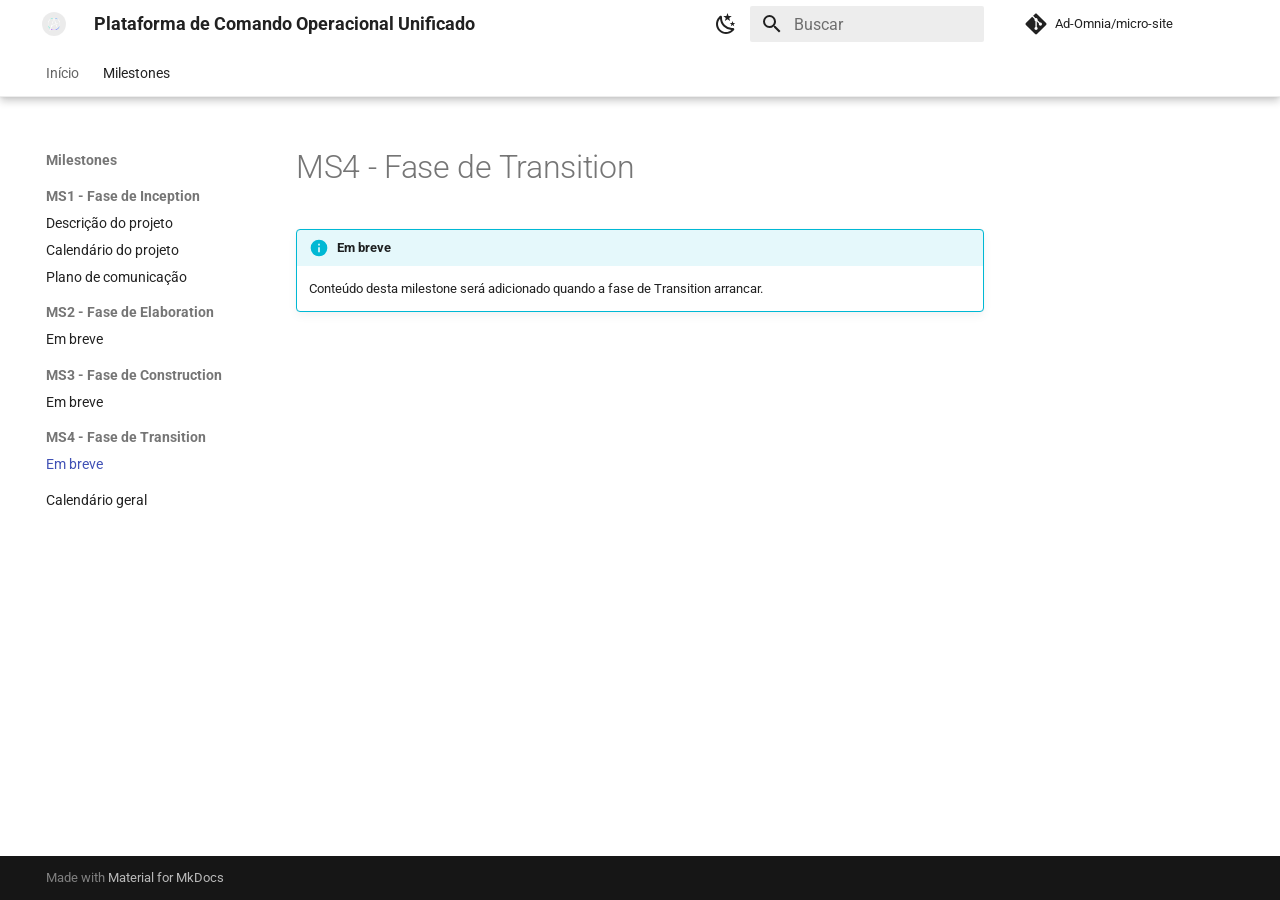
<file: milestones/ms4-transition/em-breve/index.html>
<!doctype html>
<html lang="pt" class="no-js">
  <head>
    
      <meta charset="utf-8">
      <meta name="viewport" content="width=device-width,initial-scale=1">
      
        <meta name="description" content="Projeto em Engenharia Informática 2026/2027 - Universidade de Aveiro">
      
      
      
        <link rel="canonical" href="https://ad-omnia.github.io/micro-site/milestones/ms4-transition/em-breve/">
      
      
        <link rel="prev" href="../../ms3-construction/em-breve/">
      
      
        <link rel="next" href="../../calendario-geral/">
      
      
        
      
      
      <link rel="icon" href="../../../assets/images/favicon.png">
      <meta name="generator" content="mkdocs-1.6.1, mkdocs-material-9.7.7">
    
    
      
        <title>Em breve - Plataforma de Comando Operacional Unificado</title>
      
    
    
      <link rel="stylesheet" href="../../../assets/stylesheets/main.ec1eaa64.min.css">
      
        
        <link rel="stylesheet" href="../../../assets/stylesheets/palette.ab4e12ef.min.css">
      
      


    
    
      
    
    
      
        
        
        <link rel="preconnect" href="https://fonts.gstatic.com" crossorigin>
        <link rel="stylesheet" href="https://fonts.googleapis.com/css?family=Roboto:300,300i,400,400i,700,700i%7CRoboto+Mono:400,400i,700,700i&display=fallback">
        <style>:root{--md-text-font:"Roboto";--md-code-font:"Roboto Mono"}</style>
      
    
    
      <link rel="stylesheet" href="../../../stylesheets/extra.css">
    
    <script>__md_scope=new URL("../../..",location),__md_hash=e=>[...e].reduce(((e,_)=>(e<<5)-e+_.charCodeAt(0)),0),__md_get=(e,_=localStorage,t=__md_scope)=>JSON.parse(_.getItem(t.pathname+"."+e)),__md_set=(e,_,t=localStorage,a=__md_scope)=>{try{t.setItem(a.pathname+"."+e,JSON.stringify(_))}catch(e){}}</script>
    
      

    
    
  </head>
  
  
    
    
      
    
    
    
    
    <body dir="ltr" data-md-color-scheme="default" data-md-color-primary="white" data-md-color-accent="green">
  
    
    <input class="md-toggle" data-md-toggle="drawer" type="checkbox" id="__drawer" autocomplete="off">
    <input class="md-toggle" data-md-toggle="search" type="checkbox" id="__search" autocomplete="off">
    <label class="md-overlay" for="__drawer"></label>
    <div data-md-component="skip">
      
        
        <a href="#ms4-fase-de-transition" class="md-skip">
          Ir para o conteúdo
        </a>
      
    </div>
    <div data-md-component="announce">
      
    </div>
    
    
      

  

<header class="md-header md-header--shadow md-header--lifted" data-md-component="header">
  <nav class="md-header__inner md-grid" aria-label="Cabeçalho">
    <a href="../../.." title="Plataforma de Comando Operacional Unificado" class="md-header__button md-logo" aria-label="Plataforma de Comando Operacional Unificado" data-md-component="logo">
      
  <img src="../../../assets/logo.png" alt="logo">

    </a>
    <label class="md-header__button md-icon" for="__drawer">
      
      <svg xmlns="http://www.w3.org/2000/svg" viewBox="0 0 24 24"><path d="M3 6h18v2H3zm0 5h18v2H3zm0 5h18v2H3z"/></svg>
    </label>
    <div class="md-header__title" data-md-component="header-title">
      <div class="md-header__ellipsis">
        <div class="md-header__topic">
          <span class="md-ellipsis">
            Plataforma de Comando Operacional Unificado
          </span>
        </div>
        <div class="md-header__topic" data-md-component="header-topic">
          <span class="md-ellipsis">
            
              Em breve
            
          </span>
        </div>
      </div>
    </div>
    
      
        <form class="md-header__option" data-md-component="palette">
  
    
    
    
    <input class="md-option" data-md-color-media="" data-md-color-scheme="default" data-md-color-primary="white" data-md-color-accent="green"  aria-label="Modo escuro"  type="radio" name="__palette" id="__palette_0">
    
      <label class="md-header__button md-icon" title="Modo escuro" for="__palette_1" hidden>
        <svg xmlns="http://www.w3.org/2000/svg" viewBox="0 0 24 24"><path d="m17.75 4.09-2.53 1.94.91 3.06-2.63-1.81-2.63 1.81.91-3.06-2.53-1.94L12.44 4l1.06-3 1.06 3zm3.5 6.91-1.64 1.25.59 1.98-1.7-1.17-1.7 1.17.59-1.98L15.75 11l2.06-.05L18.5 9l.69 1.95zm-2.28 4.95c.83-.08 1.72 1.1 1.19 1.85-.32.45-.66.87-1.08 1.27C15.17 23 8.84 23 4.94 19.07c-3.91-3.9-3.91-10.24 0-14.14.4-.4.82-.76 1.27-1.08.75-.53 1.93.36 1.85 1.19-.27 2.86.69 5.83 2.89 8.02a9.96 9.96 0 0 0 8.02 2.89m-1.64 2.02a12.08 12.08 0 0 1-7.8-3.47c-2.17-2.19-3.33-5-3.49-7.82-2.81 3.14-2.7 7.96.31 10.98 3.02 3.01 7.84 3.12 10.98.31"/></svg>
      </label>
    
  
    
    
    
    <input class="md-option" data-md-color-media="" data-md-color-scheme="slate" data-md-color-primary="white" data-md-color-accent="green"  aria-label="Modo claro"  type="radio" name="__palette" id="__palette_1">
    
      <label class="md-header__button md-icon" title="Modo claro" for="__palette_0" hidden>
        <svg xmlns="http://www.w3.org/2000/svg" viewBox="0 0 24 24"><path d="M12 7a5 5 0 0 1 5 5 5 5 0 0 1-5 5 5 5 0 0 1-5-5 5 5 0 0 1 5-5m0 2a3 3 0 0 0-3 3 3 3 0 0 0 3 3 3 3 0 0 0 3-3 3 3 0 0 0-3-3m0-7 2.39 3.42C13.65 5.15 12.84 5 12 5s-1.65.15-2.39.42zM3.34 7l4.16-.35A7.2 7.2 0 0 0 5.94 8.5c-.44.74-.69 1.5-.83 2.29zm.02 10 1.76-3.77a7.131 7.131 0 0 0 2.38 4.14zM20.65 7l-1.77 3.79a7.02 7.02 0 0 0-2.38-4.15zm-.01 10-4.14.36c.59-.51 1.12-1.14 1.54-1.86.42-.73.69-1.5.83-2.29zM12 22l-2.41-3.44c.74.27 1.55.44 2.41.44.82 0 1.63-.17 2.37-.44z"/></svg>
      </label>
    
  
</form>
      
    
    
      <script>var palette=__md_get("__palette");if(palette&&palette.color){if("(prefers-color-scheme)"===palette.color.media){var media=matchMedia("(prefers-color-scheme: light)"),input=document.querySelector(media.matches?"[data-md-color-media='(prefers-color-scheme: light)']":"[data-md-color-media='(prefers-color-scheme: dark)']");palette.color.media=input.getAttribute("data-md-color-media"),palette.color.scheme=input.getAttribute("data-md-color-scheme"),palette.color.primary=input.getAttribute("data-md-color-primary"),palette.color.accent=input.getAttribute("data-md-color-accent")}for(var[key,value]of Object.entries(palette.color))document.body.setAttribute("data-md-color-"+key,value)}</script>
    
    
    
      
      
        <label class="md-header__button md-icon" for="__search">
          
          <svg xmlns="http://www.w3.org/2000/svg" viewBox="0 0 24 24"><path d="M9.5 3A6.5 6.5 0 0 1 16 9.5c0 1.61-.59 3.09-1.56 4.23l.27.27h.79l5 5-1.5 1.5-5-5v-.79l-.27-.27A6.52 6.52 0 0 1 9.5 16 6.5 6.5 0 0 1 3 9.5 6.5 6.5 0 0 1 9.5 3m0 2C7 5 5 7 5 9.5S7 14 9.5 14 14 12 14 9.5 12 5 9.5 5"/></svg>
        </label>
        <div class="md-search" data-md-component="search" role="dialog">
  <label class="md-search__overlay" for="__search"></label>
  <div class="md-search__inner" role="search">
    <form class="md-search__form" name="search">
      <input type="text" class="md-search__input" name="query" aria-label="Buscar" placeholder="Buscar" autocapitalize="off" autocorrect="off" autocomplete="off" spellcheck="false" data-md-component="search-query" required>
      <label class="md-search__icon md-icon" for="__search">
        
        <svg xmlns="http://www.w3.org/2000/svg" viewBox="0 0 24 24"><path d="M9.5 3A6.5 6.5 0 0 1 16 9.5c0 1.61-.59 3.09-1.56 4.23l.27.27h.79l5 5-1.5 1.5-5-5v-.79l-.27-.27A6.52 6.52 0 0 1 9.5 16 6.5 6.5 0 0 1 3 9.5 6.5 6.5 0 0 1 9.5 3m0 2C7 5 5 7 5 9.5S7 14 9.5 14 14 12 14 9.5 12 5 9.5 5"/></svg>
        
        <svg xmlns="http://www.w3.org/2000/svg" viewBox="0 0 24 24"><path d="M20 11v2H8l5.5 5.5-1.42 1.42L4.16 12l7.92-7.92L13.5 5.5 8 11z"/></svg>
      </label>
      <nav class="md-search__options" aria-label="Pesquisar">
        
        <button type="reset" class="md-search__icon md-icon" title="Limpar" aria-label="Limpar" tabindex="-1">
          
          <svg xmlns="http://www.w3.org/2000/svg" viewBox="0 0 24 24"><path d="M19 6.41 17.59 5 12 10.59 6.41 5 5 6.41 10.59 12 5 17.59 6.41 19 12 13.41 17.59 19 19 17.59 13.41 12z"/></svg>
        </button>
      </nav>
      
    </form>
    <div class="md-search__output">
      <div class="md-search__scrollwrap" tabindex="0" data-md-scrollfix>
        <div class="md-search-result" data-md-component="search-result">
          <div class="md-search-result__meta">
            Inicializando a pesquisa
          </div>
          <ol class="md-search-result__list" role="presentation"></ol>
        </div>
      </div>
    </div>
  </div>
</div>
      
    
    
      <div class="md-header__source">
        <a href="https://github.com/Ad-Omnia/micro-site" title="Ir ao repositório" class="md-source" data-md-component="source">
  <div class="md-source__icon md-icon">
    
    <svg xmlns="http://www.w3.org/2000/svg" viewBox="0 0 448 512"><!--! Font Awesome Free 7.1.0 by @fontawesome - https://fontawesome.com License - https://fontawesome.com/license/free (Icons: CC BY 4.0, Fonts: SIL OFL 1.1, Code: MIT License) Copyright 2025 Fonticons, Inc.--><path d="M439.6 236.1 244 40.5c-5.4-5.5-12.8-8.5-20.4-8.5s-15 3-20.4 8.4L162.5 81l51.5 51.5c27.1-9.1 52.7 16.8 43.4 43.7l49.7 49.7c34.2-11.8 61.2 31 35.5 56.7-26.5 26.5-70.2-2.9-56-37.3L240.3 199v121.9c25.3 12.5 22.3 41.8 9.1 55-6.4 6.4-15.2 10.1-24.3 10.1s-17.8-3.6-24.3-10.1c-17.6-17.6-11.1-46.9 11.2-56v-123c-20.8-8.5-24.6-30.7-18.6-45L142.6 101 8.5 235.1C3 240.6 0 247.9 0 255.5s3 15 8.5 20.4l195.6 195.7c5.4 5.4 12.7 8.4 20.4 8.4s15-3 20.4-8.4l194.7-194.7c5.4-5.4 8.4-12.8 8.4-20.4s-3-15-8.4-20.4"/></svg>
  </div>
  <div class="md-source__repository">
    Ad-Omnia/micro-site
  </div>
</a>
      </div>
    
  </nav>
  
    
      
<nav class="md-tabs" aria-label="Abas" data-md-component="tabs">
  <div class="md-grid">
    <ul class="md-tabs__list">
      
        
  
  
  
  
    <li class="md-tabs__item">
      <a href="../../.." class="md-tabs__link">
        
  
  
    
  
  Início

      </a>
    </li>
  

      
        
  
  
  
    
  
  
    
    
      
  
  
  
    
  
  
    
    
      <li class="md-tabs__item md-tabs__item--active">
        <a href="../../ms1-inception/descricao-projeto/" class="md-tabs__link">
          
  
  
  Milestones

        </a>
      </li>
    
  

    
  

      
    </ul>
  </div>
</nav>
    
  
</header>
    
    <div class="md-container" data-md-component="container">
      
      
        
      
      <main class="md-main" data-md-component="main">
        <div class="md-main__inner md-grid">
          
            
              
              <div class="md-sidebar md-sidebar--primary" data-md-component="sidebar" data-md-type="navigation" >
                <div class="md-sidebar__scrollwrap">
                  <div class="md-sidebar__inner">
                    


  


<nav class="md-nav md-nav--primary md-nav--lifted" aria-label="Navegação" data-md-level="0">
  <label class="md-nav__title" for="__drawer">
    <a href="../../.." title="Plataforma de Comando Operacional Unificado" class="md-nav__button md-logo" aria-label="Plataforma de Comando Operacional Unificado" data-md-component="logo">
      
  <img src="../../../assets/logo.png" alt="logo">

    </a>
    Plataforma de Comando Operacional Unificado
  </label>
  
    <div class="md-nav__source">
      <a href="https://github.com/Ad-Omnia/micro-site" title="Ir ao repositório" class="md-source" data-md-component="source">
  <div class="md-source__icon md-icon">
    
    <svg xmlns="http://www.w3.org/2000/svg" viewBox="0 0 448 512"><!--! Font Awesome Free 7.1.0 by @fontawesome - https://fontawesome.com License - https://fontawesome.com/license/free (Icons: CC BY 4.0, Fonts: SIL OFL 1.1, Code: MIT License) Copyright 2025 Fonticons, Inc.--><path d="M439.6 236.1 244 40.5c-5.4-5.5-12.8-8.5-20.4-8.5s-15 3-20.4 8.4L162.5 81l51.5 51.5c27.1-9.1 52.7 16.8 43.4 43.7l49.7 49.7c34.2-11.8 61.2 31 35.5 56.7-26.5 26.5-70.2-2.9-56-37.3L240.3 199v121.9c25.3 12.5 22.3 41.8 9.1 55-6.4 6.4-15.2 10.1-24.3 10.1s-17.8-3.6-24.3-10.1c-17.6-17.6-11.1-46.9 11.2-56v-123c-20.8-8.5-24.6-30.7-18.6-45L142.6 101 8.5 235.1C3 240.6 0 247.9 0 255.5s3 15 8.5 20.4l195.6 195.7c5.4 5.4 12.7 8.4 20.4 8.4s15-3 20.4-8.4l194.7-194.7c5.4-5.4 8.4-12.8 8.4-20.4s-3-15-8.4-20.4"/></svg>
  </div>
  <div class="md-source__repository">
    Ad-Omnia/micro-site
  </div>
</a>
    </div>
  
  <ul class="md-nav__list" data-md-scrollfix>
    
      
      
  
  
  
  
    <li class="md-nav__item">
      <a href="../../.." class="md-nav__link">
        
  
  
  <span class="md-ellipsis">
    
  
    Início
  

    
  </span>
  
  

      </a>
    </li>
  

    
      
      
  
  
    
  
  
  
    
    
    
    
      
        
        
      
      
        
      
    
    
    <li class="md-nav__item md-nav__item--active md-nav__item--section md-nav__item--nested">
      
        
        
        <input class="md-nav__toggle md-toggle " type="checkbox" id="__nav_2" checked>
        
          
          <label class="md-nav__link" for="__nav_2" id="__nav_2_label" tabindex="">
            
  
  
  <span class="md-ellipsis">
    
  
    Milestones
  

    
  </span>
  
  

            <span class="md-nav__icon md-icon"></span>
          </label>
        
        <nav class="md-nav" data-md-level="1" aria-labelledby="__nav_2_label" aria-expanded="true">
          <label class="md-nav__title" for="__nav_2">
            <span class="md-nav__icon md-icon"></span>
            
  
    Milestones
  

          </label>
          <ul class="md-nav__list" data-md-scrollfix>
            
              
                
  
  
  
  
    
    
    
    
      
      
        
          
          
        
      
    
    
    <li class="md-nav__item md-nav__item--section md-nav__item--nested">
      
        
        
        <input class="md-nav__toggle md-toggle " type="checkbox" id="__nav_2_1" >
        
          
          <label class="md-nav__link" for="__nav_2_1" id="__nav_2_1_label" tabindex="">
            
  
  
  <span class="md-ellipsis">
    
  
    MS1 - Fase de Inception
  

    
  </span>
  
  

            <span class="md-nav__icon md-icon"></span>
          </label>
        
        <nav class="md-nav" data-md-level="2" aria-labelledby="__nav_2_1_label" aria-expanded="false">
          <label class="md-nav__title" for="__nav_2_1">
            <span class="md-nav__icon md-icon"></span>
            
  
    MS1 - Fase de Inception
  

          </label>
          <ul class="md-nav__list" data-md-scrollfix>
            
              
                
  
  
  
  
    <li class="md-nav__item">
      <a href="../../ms1-inception/descricao-projeto/" class="md-nav__link">
        
  
  
  <span class="md-ellipsis">
    
  
    Descrição do projeto
  

    
  </span>
  
  

      </a>
    </li>
  

              
            
              
                
  
  
  
  
    <li class="md-nav__item">
      <a href="../../ms1-inception/calendario/" class="md-nav__link">
        
  
  
  <span class="md-ellipsis">
    
  
    Calendário do projeto
  

    
  </span>
  
  

      </a>
    </li>
  

              
            
              
                
  
  
  
  
    <li class="md-nav__item">
      <a href="../../ms1-inception/plano-comunicacao/" class="md-nav__link">
        
  
  
  <span class="md-ellipsis">
    
  
    Plano de comunicação
  

    
  </span>
  
  

      </a>
    </li>
  

              
            
          </ul>
        </nav>
      
    </li>
  

              
            
              
                
  
  
  
  
    
    
    
    
      
      
        
          
          
        
      
    
    
    <li class="md-nav__item md-nav__item--section md-nav__item--nested">
      
        
        
        <input class="md-nav__toggle md-toggle " type="checkbox" id="__nav_2_2" >
        
          
          <label class="md-nav__link" for="__nav_2_2" id="__nav_2_2_label" tabindex="">
            
  
  
  <span class="md-ellipsis">
    
  
    MS2 - Fase de Elaboration
  

    
  </span>
  
  

            <span class="md-nav__icon md-icon"></span>
          </label>
        
        <nav class="md-nav" data-md-level="2" aria-labelledby="__nav_2_2_label" aria-expanded="false">
          <label class="md-nav__title" for="__nav_2_2">
            <span class="md-nav__icon md-icon"></span>
            
  
    MS2 - Fase de Elaboration
  

          </label>
          <ul class="md-nav__list" data-md-scrollfix>
            
              
                
  
  
  
  
    <li class="md-nav__item">
      <a href="../../ms2-elaboration/em-breve/" class="md-nav__link">
        
  
  
  <span class="md-ellipsis">
    
  
    Em breve
  

    
  </span>
  
  

      </a>
    </li>
  

              
            
          </ul>
        </nav>
      
    </li>
  

              
            
              
                
  
  
  
  
    
    
    
    
      
      
        
          
          
        
      
    
    
    <li class="md-nav__item md-nav__item--section md-nav__item--nested">
      
        
        
        <input class="md-nav__toggle md-toggle " type="checkbox" id="__nav_2_3" >
        
          
          <label class="md-nav__link" for="__nav_2_3" id="__nav_2_3_label" tabindex="">
            
  
  
  <span class="md-ellipsis">
    
  
    MS3 - Fase de Construction
  

    
  </span>
  
  

            <span class="md-nav__icon md-icon"></span>
          </label>
        
        <nav class="md-nav" data-md-level="2" aria-labelledby="__nav_2_3_label" aria-expanded="false">
          <label class="md-nav__title" for="__nav_2_3">
            <span class="md-nav__icon md-icon"></span>
            
  
    MS3 - Fase de Construction
  

          </label>
          <ul class="md-nav__list" data-md-scrollfix>
            
              
                
  
  
  
  
    <li class="md-nav__item">
      <a href="../../ms3-construction/em-breve/" class="md-nav__link">
        
  
  
  <span class="md-ellipsis">
    
  
    Em breve
  

    
  </span>
  
  

      </a>
    </li>
  

              
            
          </ul>
        </nav>
      
    </li>
  

              
            
              
                
  
  
    
  
  
  
    
    
    
    
      
      
        
          
          
        
      
    
    
    <li class="md-nav__item md-nav__item--active md-nav__item--section md-nav__item--nested">
      
        
        
        <input class="md-nav__toggle md-toggle " type="checkbox" id="__nav_2_4" checked>
        
          
          <label class="md-nav__link" for="__nav_2_4" id="__nav_2_4_label" tabindex="">
            
  
  
  <span class="md-ellipsis">
    
  
    MS4 - Fase de Transition
  

    
  </span>
  
  

            <span class="md-nav__icon md-icon"></span>
          </label>
        
        <nav class="md-nav" data-md-level="2" aria-labelledby="__nav_2_4_label" aria-expanded="true">
          <label class="md-nav__title" for="__nav_2_4">
            <span class="md-nav__icon md-icon"></span>
            
  
    MS4 - Fase de Transition
  

          </label>
          <ul class="md-nav__list" data-md-scrollfix>
            
              
                
  
  
    
  
  
  
    <li class="md-nav__item md-nav__item--active">
      
      <input class="md-nav__toggle md-toggle" type="checkbox" id="__toc">
      
      
        
      
      
      <a href="./" class="md-nav__link md-nav__link--active">
        
  
  
  <span class="md-ellipsis">
    
  
    Em breve
  

    
  </span>
  
  

      </a>
      
    </li>
  

              
            
          </ul>
        </nav>
      
    </li>
  

              
            
              
                
  
  
  
  
    <li class="md-nav__item">
      <a href="../../calendario-geral/" class="md-nav__link">
        
  
  
  <span class="md-ellipsis">
    
  
    Calendário geral
  

    
  </span>
  
  

      </a>
    </li>
  

              
            
          </ul>
        </nav>
      
    </li>
  

    
  </ul>
</nav>
                  </div>
                </div>
              </div>
            
            
              
              <div class="md-sidebar md-sidebar--secondary" data-md-component="sidebar" data-md-type="toc" >
                <div class="md-sidebar__scrollwrap">
                  <div class="md-sidebar__inner">
                    

<nav class="md-nav md-nav--secondary" aria-label="Índice">
  
  
  
    
  
  
</nav>
                  </div>
                </div>
              </div>
            
          
          
            <div class="md-content" data-md-component="content">
              
              <article class="md-content__inner md-typeset">
                
                  


  
  


<h1 id="ms4-fase-de-transition">MS4 - Fase de Transition<a class="headerlink" href="#ms4-fase-de-transition" title="Permanent link">&para;</a></h1>
<div class="admonition info">
<p class="admonition-title">Em breve</p>
<p>Conteúdo desta milestone será adicionado quando a fase de Transition arrancar.</p>
</div>
<!-- Sugestão de estrutura futura:
- Resultados finais
- Entrega e demonstração
- Lições aprendidas
-->












                
              </article>
            </div>
          
          
<script>var target=document.getElementById(location.hash.slice(1));target&&target.name&&(target.checked=target.name.startsWith("__tabbed_"))</script>
        </div>
        
          <button type="button" class="md-top md-icon" data-md-component="top" hidden>
  
  <svg xmlns="http://www.w3.org/2000/svg" viewBox="0 0 24 24"><path d="M13 20h-2V8l-5.5 5.5-1.42-1.42L12 4.16l7.92 7.92-1.42 1.42L13 8z"/></svg>
  Voltar ao topo
</button>
        
      </main>
      
        <footer class="md-footer">
  
  <div class="md-footer-meta md-typeset">
    <div class="md-footer-meta__inner md-grid">
      <div class="md-copyright">
  
  
    Made with
    <a href="https://squidfunk.github.io/mkdocs-material/" target="_blank" rel="noopener">
      Material for MkDocs
    </a>
  
</div>
      
    </div>
  </div>
</footer>
      
    </div>
    <div class="md-dialog" data-md-component="dialog">
      <div class="md-dialog__inner md-typeset"></div>
    </div>
    
    
    
      
      
      <script id="__config" type="application/json">{"annotate": null, "base": "../../..", "features": ["navigation.instant", "navigation.tabs", "navigation.tabs.sticky", "navigation.sections", "navigation.top", "content.code.copy"], "search": "../../../assets/javascripts/workers/search.2c215733.min.js", "tags": null, "translations": {"clipboard.copied": "Copiado para \u00e1rea de transfer\u00eancia", "clipboard.copy": "Copiar para \u00e1rea de transfer\u00eancia", "search.result.more.one": "Mais 1 nesta p\u00e1gina", "search.result.more.other": "Mais # nesta p\u00e1gina", "search.result.none": "Nenhum resultado encontrado", "search.result.one": "1 resultado encontrado", "search.result.other": "# resultados encontrados", "search.result.placeholder": "Digite para iniciar a busca", "search.result.term.missing": "Ausente", "select.version": "Selecione a vers\u00e3o"}, "version": null}</script>
    
    
      <script src="../../../assets/javascripts/bundle.d7400e89.min.js"></script>
      
    
  </body>
</html>
</file>
<file: stylesheets/extra.css>
/* Dá ao logo um fundo circular subtil para se manter visível
   tanto no cabeçalho claro como no escuro (o logo tem zonas
   brancas/transparentes que, de outra forma, se perdem). */
.md-header__button.md-logo {
  padding: 4px;
}

.md-header__button.md-logo img,
.md-header__button.md-logo svg {
  background-color: rgba(0, 0, 0, 0.08);
  border-radius: 50%;
  padding: 3px;
}

[data-md-color-scheme="slate"] .md-header__button.md-logo img,
[data-md-color-scheme="slate"] .md-header__button.md-logo svg {
  background-color: rgba(255, 255, 255, 0.12);
}

/* Em modo escuro, o primary "white" faz o cabeçalho seguir a cor de
   fundo da página em vez de ter uma cor sólida própria, e o texto
   assume a cor pensada para fundo claro (fica ilegível). Aqui
   sobrescrevemos as variáveis de cor de fundo e de texto do
   cabeçalho/abas, para ficar escuro com texto branco legível. */
[data-md-color-scheme="slate"] {
  --md-primary-fg-color: #14171c;
  --md-primary-bg-color: #ffffff;
  --md-primary-bg-color--light: rgba(255, 255, 255, 0.7);
}
</file>
<file: assets/stylesheets/main.ec1eaa64.min.css>
@charset "UTF-8";html{-webkit-text-size-adjust:none;-moz-text-size-adjust:none;text-size-adjust:none;box-sizing:border-box}*,:after,:before{box-sizing:inherit}@media (prefers-reduced-motion){*,:after,:before{transition:none!important}}body{margin:0}a,button,input,label{-webkit-tap-highlight-color:transparent}a{color:inherit;text-decoration:none}hr{border:0;box-sizing:initial;display:block;height:.05rem;overflow:visible;padding:0}small{font-size:80%}sub,sup{line-height:1em}img{border-style:none}table{border-collapse:initial;border-spacing:0}td,th{font-weight:400;vertical-align:top}button{background:#0000;border:0;font-family:inherit;font-size:inherit;margin:0;padding:0}input{border:0;outline:none}:root{--md-primary-fg-color:#4051b5;--md-primary-fg-color--light:#5d6cc0;--md-primary-fg-color--dark:#303fa1;--md-primary-bg-color:#fff;--md-primary-bg-color--light:#ffffffb3;--md-accent-fg-color:#526cfe;--md-accent-fg-color--transparent:#526cfe1a;--md-accent-bg-color:#fff;--md-accent-bg-color--light:#ffffffb3}[data-md-color-scheme=default]{color-scheme:light}[data-md-color-scheme=default] img[src$="#gh-dark-mode-only"],[data-md-color-scheme=default] img[src$="#only-dark"]{display:none}:root,[data-md-color-scheme=default]{--md-hue:225deg;--md-default-fg-color:#000000de;--md-default-fg-color--light:#0000008a;--md-default-fg-color--lighter:#00000052;--md-default-fg-color--lightest:#00000012;--md-default-bg-color:#fff;--md-default-bg-color--light:#ffffffb3;--md-default-bg-color--lighter:#ffffff4d;--md-default-bg-color--lightest:#ffffff1f;--md-code-fg-color:#36464e;--md-code-bg-color:#f5f5f5;--md-code-bg-color--light:#f5f5f5b3;--md-code-bg-color--lighter:#f5f5f54d;--md-code-hl-color:#4287ff;--md-code-hl-color--light:#4287ff1a;--md-code-hl-number-color:#d52a2a;--md-code-hl-special-color:#db1457;--md-code-hl-function-color:#a846b9;--md-code-hl-constant-color:#6e59d9;--md-code-hl-keyword-color:#3f6ec6;--md-code-hl-string-color:#1c7d4d;--md-code-hl-name-color:var(--md-code-fg-color);--md-code-hl-operator-color:var(--md-default-fg-color--light);--md-code-hl-punctuation-color:var(--md-default-fg-color--light);--md-code-hl-comment-color:var(--md-default-fg-color--light);--md-code-hl-generic-color:var(--md-default-fg-color--light);--md-code-hl-variable-color:var(--md-default-fg-color--light);--md-typeset-color:var(--md-default-fg-color);--md-typeset-a-color:var(--md-primary-fg-color);--md-typeset-del-color:#f5503d26;--md-typeset-ins-color:#0bd57026;--md-typeset-kbd-color:#fafafa;--md-typeset-kbd-accent-color:#fff;--md-typeset-kbd-border-color:#b8b8b8;--md-typeset-mark-color:#ffff0080;--md-typeset-table-color:#0000001f;--md-typeset-table-color--light:rgba(0,0,0,.035);--md-admonition-fg-color:var(--md-default-fg-color);--md-admonition-bg-color:var(--md-default-bg-color);--md-warning-fg-color:#000000de;--md-warning-bg-color:#ff9;--md-footer-fg-color:#fff;--md-footer-fg-color--light:#ffffffb3;--md-footer-fg-color--lighter:#ffffff73;--md-footer-bg-color:#000000de;--md-footer-bg-color--dark:#00000052;--md-shadow-z1:0 0.2rem 0.5rem #0000000d,0 0 0.05rem #0000001a;--md-shadow-z2:0 0.2rem 0.5rem #0000001a,0 0 0.05rem #00000040;--md-shadow-z3:0 0.2rem 0.5rem #0003,0 0 0.05rem #00000059}.md-icon svg{fill:currentcolor;display:block;height:1.2rem;width:1.2rem}body{-webkit-font-smoothing:antialiased;-moz-osx-font-smoothing:grayscale;--md-text-font-family:var(--md-text-font,_),-apple-system,BlinkMacSystemFont,Helvetica,Arial,sans-serif;--md-code-font-family:var(--md-code-font,_),SFMono-Regular,Consolas,Menlo,monospace}aside,body,input{font-feature-settings:"kern","liga";color:var(--md-typeset-color);font-family:var(--md-text-font-family)}code,kbd,pre{font-feature-settings:"kern";font-family:var(--md-code-font-family)}:root{--md-typeset-table-sort-icon:url('data:image/svg+xml;charset=utf-8,<svg xmlns="http://www.w3.org/2000/svg" viewBox="0 0 24 24"><path d="m18 21-4-4h3V7h-3l4-4 4 4h-3v10h3M2 19v-2h10v2M2 13v-2h7v2M2 7V5h4v2z"/></svg>');--md-typeset-table-sort-icon--asc:url('data:image/svg+xml;charset=utf-8,<svg xmlns="http://www.w3.org/2000/svg" viewBox="0 0 24 24"><path d="M19 17h3l-4 4-4-4h3V3h2M2 17h10v2H2M6 5v2H2V5m0 6h7v2H2z"/></svg>');--md-typeset-table-sort-icon--desc:url('data:image/svg+xml;charset=utf-8,<svg xmlns="http://www.w3.org/2000/svg" viewBox="0 0 24 24"><path d="M19 7h3l-4-4-4 4h3v14h2M2 17h10v2H2M6 5v2H2V5m0 6h7v2H2z"/></svg>')}.md-typeset{-webkit-print-color-adjust:exact;color-adjust:exact;font-size:.8rem;line-height:1.6;overflow-wrap:break-word}@media print{.md-typeset{font-size:.68rem}}.md-typeset blockquote,.md-typeset dl,.md-typeset figure,.md-typeset ol,.md-typeset pre,.md-typeset ul{margin-bottom:1em;margin-top:1em}.md-typeset h1{color:var(--md-default-fg-color--light);font-size:2em;line-height:1.3;margin:0 0 1.25em}.md-typeset h1,.md-typeset h2{font-weight:300;letter-spacing:-.01em}.md-typeset h2{font-size:1.5625em;line-height:1.4;margin:1.6em 0 .64em}.md-typeset h3{font-size:1.25em;font-weight:400;letter-spacing:-.01em;line-height:1.5;margin:1.6em 0 .8em}.md-typeset h2+h3{margin-top:.8em}.md-typeset h4{font-weight:700;letter-spacing:-.01em;margin:1em 0}.md-typeset h5,.md-typeset h6{color:var(--md-default-fg-color--light);font-size:.8em;font-weight:700;letter-spacing:-.01em;margin:1.25em 0}.md-typeset h5{text-transform:uppercase}.md-typeset h5 code{text-transform:none}.md-typeset hr{border-bottom:.05rem solid var(--md-default-fg-color--lightest);display:flow-root;margin:1.5em 0}.md-typeset a{color:var(--md-typeset-a-color);word-break:break-word}.md-typeset a,.md-typeset a:before{transition:color 125ms}.md-typeset a:focus,.md-typeset a:hover{color:var(--md-accent-fg-color)}.md-typeset a:focus code,.md-typeset a:hover code{background-color:var(--md-accent-fg-color--transparent);color:var(--md-accent-fg-color)}.md-typeset a code{color:var(--md-typeset-a-color)}.md-typeset a.focus-visible{outline-color:var(--md-accent-fg-color);outline-offset:.2rem}.md-typeset code,.md-typeset kbd,.md-typeset pre{color:var(--md-code-fg-color);direction:ltr;font-variant-ligatures:none;transition:background-color 125ms}@media print{.md-typeset code,.md-typeset kbd,.md-typeset pre{white-space:pre-wrap}}.md-typeset code{background-color:var(--md-code-bg-color);border-radius:.1rem;-webkit-box-decoration-break:clone;box-decoration-break:clone;font-size:.85em;padding:0 .2941176471em;transition:color 125ms,background-color 125ms;word-break:break-word}.md-typeset code:not(.focus-visible){-webkit-tap-highlight-color:transparent;outline:none}.md-typeset pre{display:flow-root;line-height:1.4;position:relative}.md-typeset pre>code{-webkit-box-decoration-break:slice;box-decoration-break:slice;box-shadow:none;display:block;margin:0;outline-color:var(--md-accent-fg-color);overflow:auto;padding:.7720588235em 1.1764705882em;scrollbar-color:var(--md-default-fg-color--lighter) #0000;scrollbar-width:thin;touch-action:auto;word-break:normal}.md-typeset pre>code:hover{scrollbar-color:var(--md-accent-fg-color) #0000}.md-typeset pre>code::-webkit-scrollbar{height:.2rem;width:.2rem}.md-typeset pre>code::-webkit-scrollbar-thumb{background-color:var(--md-default-fg-color--lighter)}.md-typeset pre>code::-webkit-scrollbar-thumb:hover{background-color:var(--md-accent-fg-color)}.md-typeset kbd{background-color:var(--md-typeset-kbd-color);border-radius:.1rem;box-shadow:0 .1rem 0 .05rem var(--md-typeset-kbd-border-color),0 .1rem 0 var(--md-typeset-kbd-border-color),0 -.1rem .2rem var(--md-typeset-kbd-accent-color) inset;color:var(--md-default-fg-color);display:inline-block;font-size:.75em;padding:0 .6666666667em;vertical-align:text-top;word-break:break-word}.md-typeset mark{background-color:var(--md-typeset-mark-color);-webkit-box-decoration-break:clone;box-decoration-break:clone;color:inherit;word-break:break-word}.md-typeset abbr{cursor:help;text-decoration:none}.md-typeset [data-preview],.md-typeset abbr{border-bottom:.05rem dotted var(--md-default-fg-color--light)}.md-typeset small{opacity:.75}[dir=ltr] .md-typeset sub,[dir=ltr] .md-typeset sup{margin-left:.078125em}[dir=rtl] .md-typeset sub,[dir=rtl] .md-typeset sup{margin-right:.078125em}[dir=ltr] .md-typeset blockquote{padding-left:.6rem}[dir=rtl] .md-typeset blockquote{padding-right:.6rem}[dir=ltr] .md-typeset blockquote{border-left:.2rem solid var(--md-default-fg-color--lighter)}[dir=rtl] .md-typeset blockquote{border-right:.2rem solid var(--md-default-fg-color--lighter)}.md-typeset blockquote{color:var(--md-default-fg-color--light);margin-left:0;margin-right:0}.md-typeset ul{list-style-type:disc}.md-typeset ul[type]{list-style-type:revert-layer}[dir=ltr] .md-typeset ol,[dir=ltr] .md-typeset ul{margin-left:.625em}[dir=rtl] .md-typeset ol,[dir=rtl] .md-typeset ul{margin-right:.625em}.md-typeset ol,.md-typeset ul{padding:0}.md-typeset ol:not([hidden]),.md-typeset ul:not([hidden]){display:flow-root}.md-typeset ol ol,.md-typeset ul ol{list-style-type:lower-alpha}.md-typeset ol ol ol,.md-typeset ul ol ol{list-style-type:lower-roman}.md-typeset ol ol ol ol,.md-typeset ul ol ol ol{list-style-type:upper-alpha}.md-typeset ol ol ol ol ol,.md-typeset ul ol ol ol ol{list-style-type:upper-roman}.md-typeset ol[type],.md-typeset ul[type]{list-style-type:revert-layer}[dir=ltr] .md-typeset ol li,[dir=ltr] .md-typeset ul li{margin-left:1.25em}[dir=rtl] .md-typeset ol li,[dir=rtl] .md-typeset ul li{margin-right:1.25em}.md-typeset ol li,.md-typeset ul li{margin-bottom:.5em}.md-typeset ol li blockquote,.md-typeset ol li p,.md-typeset ul li blockquote,.md-typeset ul li p{margin:.5em 0}.md-typeset ol li:last-child,.md-typeset ul li:last-child{margin-bottom:0}[dir=ltr] .md-typeset ol li ol,[dir=ltr] .md-typeset ol li ul,[dir=ltr] .md-typeset ul li ol,[dir=ltr] .md-typeset ul li ul{margin-left:.625em}[dir=rtl] .md-typeset ol li ol,[dir=rtl] .md-typeset ol li ul,[dir=rtl] .md-typeset ul li ol,[dir=rtl] .md-typeset ul li ul{margin-right:.625em}.md-typeset ol li ol,.md-typeset ol li ul,.md-typeset ul li ol,.md-typeset ul li ul{margin-bottom:.5em;margin-top:.5em}[dir=ltr] .md-typeset dd{margin-left:1.875em}[dir=rtl] .md-typeset dd{margin-right:1.875em}.md-typeset dd{margin-bottom:1.5em;margin-top:1em}.md-typeset img,.md-typeset svg,.md-typeset video{height:auto;max-width:100%}.md-typeset img[align=left]{margin:1em 1em 1em 0}.md-typeset img[align=right]{margin:1em 0 1em 1em}.md-typeset img[align]:only-child{margin-top:0}.md-typeset figure{display:flow-root;margin:1em auto;max-width:100%;text-align:center;width:fit-content}.md-typeset figure img{display:block;margin:0 auto}.md-typeset figcaption{font-style:italic;margin:1em auto;max-width:24rem}.md-typeset iframe{max-width:100%}.md-typeset table:not([class]){background-color:var(--md-default-bg-color);border:.05rem solid var(--md-typeset-table-color);border-radius:.1rem;display:inline-block;font-size:.64rem;max-width:100%;overflow:auto;touch-action:auto}@media print{.md-typeset table:not([class]){display:table}}.md-typeset table:not([class])+*{margin-top:1.5em}.md-typeset table:not([class]) td>:first-child,.md-typeset table:not([class]) th>:first-child{margin-top:0}.md-typeset table:not([class]) td>:last-child,.md-typeset table:not([class]) th>:last-child{margin-bottom:0}.md-typeset table:not([class]) td:not([align]),.md-typeset table:not([class]) th:not([align]){text-align:left}[dir=rtl] .md-typeset table:not([class]) td:not([align]),[dir=rtl] .md-typeset table:not([class]) th:not([align]){text-align:right}.md-typeset table:not([class]) th{font-weight:700;min-width:5rem;padding:.9375em 1.25em;vertical-align:top}.md-typeset table:not([class]) td{border-top:.05rem solid var(--md-typeset-table-color);padding:.9375em 1.25em;vertical-align:top}.md-typeset table:not([class]) tbody tr{transition:background-color 125ms}.md-typeset table:not([class]) tbody tr:hover{background-color:var(--md-typeset-table-color--light);box-shadow:0 .05rem 0 var(--md-default-bg-color) inset}.md-typeset table:not([class]) a{word-break:normal}.md-typeset table th[role=columnheader]{cursor:pointer}[dir=ltr] .md-typeset table th[role=columnheader]:after{margin-left:.5em}[dir=rtl] .md-typeset table th[role=columnheader]:after{margin-right:.5em}.md-typeset table th[role=columnheader]:after{content:"";display:inline-block;height:1.2em;-webkit-mask-image:var(--md-typeset-table-sort-icon);mask-image:var(--md-typeset-table-sort-icon);-webkit-mask-repeat:no-repeat;mask-repeat:no-repeat;-webkit-mask-size:contain;mask-size:contain;transition:background-color 125ms;vertical-align:text-bottom;width:1.2em}.md-typeset table th[role=columnheader]:hover:after{background-color:var(--md-default-fg-color--lighter)}.md-typeset table th[role=columnheader][aria-sort=ascending]:after{background-color:var(--md-default-fg-color--light);-webkit-mask-image:var(--md-typeset-table-sort-icon--asc);mask-image:var(--md-typeset-table-sort-icon--asc)}.md-typeset table th[role=columnheader][aria-sort=descending]:after{background-color:var(--md-default-fg-color--light);-webkit-mask-image:var(--md-typeset-table-sort-icon--desc);mask-image:var(--md-typeset-table-sort-icon--desc)}.md-typeset__scrollwrap{margin:1em -.8rem;overflow-x:auto;touch-action:auto}.md-typeset__table{display:inline-block;margin-bottom:.5em;padding:0 .8rem}@media print{.md-typeset__table{display:block}}html .md-typeset__table table{display:table;margin:0;overflow:hidden;width:100%}@media screen and (max-width:44.984375em){.md-content__inner>pre{margin:1em -.8rem}.md-content__inner>pre code{border-radius:0}}.md-typeset .md-author{border-radius:100%;display:block;flex-shrink:0;height:1.6rem;overflow:hidden;position:relative;transition:color 125ms,transform 125ms;width:1.6rem}.md-typeset .md-author img{display:block}.md-typeset .md-author--more{background:var(--md-default-fg-color--lightest);color:var(--md-default-fg-color--lighter);font-size:.6rem;font-weight:700;line-height:1.6rem;text-align:center}.md-typeset .md-author--long{height:2.4rem;width:2.4rem}.md-typeset a.md-author{transform:scale(1)}.md-typeset a.md-author img{border-radius:100%;filter:grayscale(100%) opacity(75%);transition:filter 125ms}.md-typeset a.md-author:focus,.md-typeset a.md-author:hover{transform:scale(1.1);z-index:1}.md-typeset a.md-author:focus img,.md-typeset a.md-author:hover img{filter:grayscale(0)}.md-banner{background-color:var(--md-footer-bg-color);color:var(--md-footer-fg-color);overflow:auto}@media print{.md-banner{display:none}}.md-banner--warning{background-color:var(--md-warning-bg-color);color:var(--md-warning-fg-color)}.md-banner__inner{font-size:.7rem;margin:.6rem auto;padding:0 .8rem}[dir=ltr] .md-banner__button{float:right}[dir=rtl] .md-banner__button{float:left}.md-banner__button{color:inherit;cursor:pointer;transition:opacity .25s}.no-js .md-banner__button{display:none}.md-banner__button:hover{opacity:.7}html{font-size:125%;height:100%;overflow-x:hidden}@media screen and (min-width:100em){html{font-size:137.5%}}@media screen and (min-width:125em){html{font-size:150%}}body{background-color:var(--md-default-bg-color);display:flex;flex-direction:column;font-size:.5rem;min-height:100%;position:relative;width:100%}@media print{body{display:block}}@media screen and (max-width:59.984375em){body[data-md-scrolllock]{position:fixed}}.md-grid{margin-left:auto;margin-right:auto;max-width:61rem}.md-container{display:flex;flex-direction:column;flex-grow:1}@media print{.md-container{display:block}}.md-main{flex-grow:1}.md-main__inner{display:flex;height:100%;margin-top:1.5rem}.md-ellipsis{overflow:hidden;text-overflow:ellipsis}.md-toggle{display:none}.md-option{height:0;opacity:0;position:absolute;width:0}.md-option:checked+label:not([hidden]){display:block}.md-option.focus-visible+label{outline-color:var(--md-accent-fg-color);outline-style:auto}.md-skip{background-color:var(--md-default-fg-color);border-radius:.1rem;color:var(--md-default-bg-color);font-size:.64rem;margin:.5rem;opacity:0;outline-color:var(--md-accent-fg-color);padding:.3rem .5rem;position:fixed;transform:translateY(.4rem);z-index:-1}.md-skip:focus{opacity:1;transform:translateY(0);transition:transform .25s cubic-bezier(.4,0,.2,1),opacity 175ms 75ms;z-index:10}@page{margin:25mm}:root{--md-clipboard-icon:url('data:image/svg+xml;charset=utf-8,<svg xmlns="http://www.w3.org/2000/svg" viewBox="0 0 24 24"><path d="M19 21H8V7h11m0-2H8a2 2 0 0 0-2 2v14a2 2 0 0 0 2 2h11a2 2 0 0 0 2-2V7a2 2 0 0 0-2-2m-3-4H4a2 2 0 0 0-2 2v14h2V3h12z"/></svg>')}.md-clipboard{border-radius:.1rem;color:var(--md-default-fg-color--lightest);cursor:pointer;height:1.5em;outline-color:var(--md-accent-fg-color);outline-offset:.1rem;transition:color .25s;width:1.5em;z-index:1}@media print{.md-clipboard{display:none}}.md-clipboard:not(.focus-visible){-webkit-tap-highlight-color:transparent;outline:none}:hover>.md-clipboard{color:var(--md-default-fg-color--light)}.md-clipboard:focus,.md-clipboard:hover{color:var(--md-accent-fg-color)}.md-clipboard:after{background-color:currentcolor;content:"";display:block;height:1.125em;margin:0 auto;-webkit-mask-image:var(--md-clipboard-icon);mask-image:var(--md-clipboard-icon);-webkit-mask-position:center;mask-position:center;-webkit-mask-repeat:no-repeat;mask-repeat:no-repeat;-webkit-mask-size:contain;mask-size:contain;width:1.125em}.md-clipboard--inline{cursor:pointer}.md-clipboard--inline code{transition:color .25s,background-color .25s}.md-clipboard--inline:focus code,.md-clipboard--inline:hover code{background-color:var(--md-accent-fg-color--transparent);color:var(--md-accent-fg-color)}:root{--md-code-select-icon:url('data:image/svg+xml;charset=utf-8,<svg xmlns="http://www.w3.org/2000/svg" viewBox="0 0 24 24"><path d="M19 19h-4v2h4c1.1 0 2-.9 2-2v-4h-2m0-12h-4v2h4v4h2V5c0-1.1-.9-2-2-2M5 5h4V3H5c-1.1 0-2 .9-2 2v4h2m0 6H3v4c0 1.1.9 2 2 2h4v-2H5zm2-4h2v2H7zm4 0h2v2h-2zm4 0h2v2h-2zM7 7h2v2H7zm4 0h2v2h-2zm4 0h2v2h-2zm-8 8h2v2H7zm4 0h2v2h-2zm4 0h2v2h-2z"/></svg>');--md-code-copy-icon:url('data:image/svg+xml;charset=utf-8,<svg xmlns="http://www.w3.org/2000/svg" viewBox="0 0 24 24"><path d="M19 21H8V7h11m0-2H8a2 2 0 0 0-2 2v14a2 2 0 0 0 2 2h11a2 2 0 0 0 2-2V7a2 2 0 0 0-2-2m-3-4H4a2 2 0 0 0-2 2v14h2V3h12z"/></svg>')}.md-typeset .md-code__content{display:grid}.md-code__nav{background-color:var(--md-code-bg-color--lighter);border-radius:.1rem;display:flex;gap:.2rem;padding:.2rem;position:absolute;right:.25em;top:.25em;transition:background-color .25s;z-index:1}:hover>.md-code__nav{background-color:var(--md-code-bg-color--light)}.md-code__button{color:var(--md-default-fg-color--lightest);cursor:pointer;display:block;height:1.5em;outline-color:var(--md-accent-fg-color);outline-offset:.1rem;transition:color .25s;width:1.5em}:hover>*>.md-code__button{color:var(--md-default-fg-color--light)}.md-code__button.focus-visible,.md-code__button:hover{color:var(--md-accent-fg-color)}.md-code__button--active{color:var(--md-default-fg-color)!important}.md-code__button:after{background-color:currentcolor;content:"";display:block;height:1.125em;margin:0 auto;-webkit-mask-position:center;mask-position:center;-webkit-mask-repeat:no-repeat;mask-repeat:no-repeat;-webkit-mask-size:contain;mask-size:contain;width:1.125em}.md-code__button[data-md-type=select]:after{-webkit-mask-image:var(--md-code-select-icon);mask-image:var(--md-code-select-icon)}.md-code__button[data-md-type=copy]:after{-webkit-mask-image:var(--md-code-copy-icon);mask-image:var(--md-code-copy-icon)}@keyframes consent{0%{opacity:0;transform:translateY(100%)}to{opacity:1;transform:translateY(0)}}@keyframes overlay{0%{opacity:0}to{opacity:1}}.md-consent__overlay{animation:overlay .25s both;-webkit-backdrop-filter:blur(.1rem);backdrop-filter:blur(.1rem);background-color:#0000008a;height:100%;opacity:1;position:fixed;top:0;width:100%;z-index:5}.md-consent__inner{animation:consent .5s cubic-bezier(.1,.7,.1,1) both;background-color:var(--md-default-bg-color);border:0;border-radius:.1rem;bottom:0;box-shadow:0 0 .2rem #0000001a,0 .2rem .4rem #0003;max-height:100%;overflow:auto;padding:0;position:fixed;width:100%;z-index:5}.md-consent__form{padding:.8rem}.md-consent__settings{display:none;margin:1em 0}input:checked+.md-consent__settings{display:block}.md-consent__controls{margin-bottom:.8rem}.md-typeset .md-consent__controls .md-button{display:inline}@media screen and (max-width:44.984375em){.md-typeset .md-consent__controls .md-button{display:block;margin-top:.4rem;text-align:center;width:100%}}.md-consent label{cursor:pointer}.md-content{flex-grow:1;min-width:0}.md-content__inner{margin:0 .8rem 1.2rem;padding-top:.6rem}@media screen and (min-width:76.25em){[dir=ltr] .md-sidebar--primary:not([hidden])~.md-content>.md-content__inner{margin-left:1.2rem}[dir=ltr] .md-sidebar--secondary:not([hidden])~.md-content>.md-content__inner,[dir=rtl] .md-sidebar--primary:not([hidden])~.md-content>.md-content__inner{margin-right:1.2rem}[dir=rtl] .md-sidebar--secondary:not([hidden])~.md-content>.md-content__inner{margin-left:1.2rem}}.md-content__inner:before{content:"";display:block;height:.4rem}.md-content__inner>:last-child{margin-bottom:0}[dir=ltr] .md-content__button{float:right}[dir=rtl] .md-content__button{float:left}[dir=ltr] .md-content__button{margin-left:.4rem}[dir=rtl] .md-content__button{margin-right:.4rem}.md-content__button{margin:.4rem 0;padding:0}@media print{.md-content__button{display:none}}.md-typeset .md-content__button{color:var(--md-default-fg-color--lighter)}.md-content__button svg{display:inline;vertical-align:top}[dir=rtl] .md-content__button svg{transform:scaleX(-1)}[dir=ltr] .md-dialog{right:.8rem}[dir=rtl] .md-dialog{left:.8rem}.md-dialog{background-color:var(--md-default-fg-color);border-radius:.1rem;bottom:.8rem;box-shadow:var(--md-shadow-z3);min-width:11.1rem;opacity:0;padding:.4rem .6rem;pointer-events:none;position:fixed;transform:translateY(100%);transition:transform 0ms .4s,opacity .4s;z-index:4}@media print{.md-dialog{display:none}}.md-dialog--active{opacity:1;pointer-events:auto;transform:translateY(0);transition:transform .4s cubic-bezier(.075,.85,.175,1),opacity .4s}.md-dialog__inner{color:var(--md-default-bg-color);font-size:.7rem}.md-feedback{margin:2em 0 1em;text-align:center}.md-feedback fieldset{border:none;margin:0;padding:0}.md-feedback__title{font-weight:700;margin:1em auto}.md-feedback__inner{position:relative}.md-feedback__list{display:flex;flex-wrap:wrap;place-content:baseline center;position:relative}.md-feedback__list:hover .md-icon:not(:disabled){color:var(--md-default-fg-color--lighter)}:disabled .md-feedback__list{min-height:1.8rem}.md-feedback__icon{color:var(--md-default-fg-color--light);cursor:pointer;flex-shrink:0;margin:0 .1rem;transition:color 125ms}.md-feedback__icon:not(:disabled).md-icon:hover{color:var(--md-accent-fg-color)}.md-feedback__icon:disabled{color:var(--md-default-fg-color--lightest);pointer-events:none}.md-feedback__note{opacity:0;position:relative;transform:translateY(.4rem);transition:transform .4s cubic-bezier(.1,.7,.1,1),opacity .15s}.md-feedback__note>*{margin:0 auto;max-width:16rem}:disabled .md-feedback__note{opacity:1;transform:translateY(0)}@media print{.md-feedback{display:none}}.md-footer{background-color:var(--md-footer-bg-color);color:var(--md-footer-fg-color)}@media print{.md-footer{display:none}}.md-footer__inner{justify-content:space-between;overflow:auto;padding:.2rem}.md-footer__inner:not([hidden]){display:flex}.md-footer__link{align-items:end;display:flex;flex-grow:0.01;margin-bottom:.4rem;margin-top:1rem;max-width:100%;outline-color:var(--md-accent-fg-color);overflow:hidden;transition:opacity .25s}.md-footer__link:focus,.md-footer__link:hover{opacity:.7}[dir=rtl] .md-footer__link svg{transform:scaleX(-1)}@media screen and (max-width:44.984375em){.md-footer__link--prev{flex-shrink:0}.md-footer__link--prev .md-footer__title{display:none}}[dir=ltr] .md-footer__link--next{margin-left:auto}[dir=rtl] .md-footer__link--next{margin-right:auto}.md-footer__link--next{text-align:right}[dir=rtl] .md-footer__link--next{text-align:left}.md-footer__title{flex-grow:1;font-size:.9rem;margin-bottom:.7rem;max-width:calc(100% - 2.4rem);padding:0 1rem;white-space:nowrap}.md-footer__button{margin:.2rem;padding:.4rem}.md-footer__direction{font-size:.64rem;opacity:.7}.md-footer-meta{background-color:var(--md-footer-bg-color--dark)}.md-footer-meta__inner{display:flex;flex-wrap:wrap;justify-content:space-between;padding:.2rem}html .md-footer-meta.md-typeset a{color:var(--md-footer-fg-color--light)}html .md-footer-meta.md-typeset a:focus,html .md-footer-meta.md-typeset a:hover{color:var(--md-footer-fg-color)}.md-copyright{color:var(--md-footer-fg-color--lighter);font-size:.64rem;margin:auto .6rem;padding:.4rem 0;width:100%}@media screen and (min-width:45em){.md-copyright{width:auto}}.md-copyright__highlight{color:var(--md-footer-fg-color--light)}.md-social{display:inline-flex;gap:.2rem;margin:0 .4rem;padding:.2rem 0 .6rem}@media screen and (min-width:45em){.md-social{padding:.6rem 0}}.md-social__link{display:inline-block;height:1.6rem;text-align:center;width:1.6rem}.md-social__link:before{line-height:1.9}.md-social__link svg{fill:currentcolor;max-height:.8rem;vertical-align:-25%}.md-typeset .md-button{border:.1rem solid;border-radius:.1rem;color:var(--md-primary-fg-color);cursor:pointer;display:inline-block;font-weight:700;padding:.625em 2em;transition:color 125ms,background-color 125ms,border-color 125ms}.md-typeset .md-button--primary{background-color:var(--md-primary-fg-color);border-color:var(--md-primary-fg-color);color:var(--md-primary-bg-color)}.md-typeset .md-button:focus,.md-typeset .md-button:hover{background-color:var(--md-accent-fg-color);border-color:var(--md-accent-fg-color);color:var(--md-accent-bg-color)}[dir=ltr] .md-typeset .md-input{border-top-left-radius:.1rem}[dir=ltr] .md-typeset .md-input,[dir=rtl] .md-typeset .md-input{border-top-right-radius:.1rem}[dir=rtl] .md-typeset .md-input{border-top-left-radius:.1rem}.md-typeset .md-input{border-bottom:.1rem solid var(--md-default-fg-color--lighter);box-shadow:var(--md-shadow-z1);font-size:.8rem;height:1.8rem;padding:0 .6rem;transition:border .25s,box-shadow .25s}.md-typeset .md-input:focus,.md-typeset .md-input:hover{border-bottom-color:var(--md-accent-fg-color);box-shadow:var(--md-shadow-z2)}.md-typeset .md-input--stretch{width:100%}.md-header{background-color:var(--md-primary-fg-color);box-shadow:0 0 .2rem #0000,0 .2rem .4rem #0000;color:var(--md-primary-bg-color);display:block;left:0;position:sticky;right:0;top:0;z-index:4}@media print{.md-header{display:none}}.md-header[hidden]{transform:translateY(-100%);transition:transform .25s cubic-bezier(.8,0,.6,1),box-shadow .25s}.md-header--shadow{box-shadow:0 0 .2rem #0000001a,0 .2rem .4rem #0003;transition:transform .25s cubic-bezier(.1,.7,.1,1),box-shadow .25s}.md-header__inner{align-items:center;display:flex;padding:0 .2rem}.md-header__button{color:currentcolor;cursor:pointer;margin:.2rem;outline-color:var(--md-accent-fg-color);padding:.4rem;position:relative;transition:opacity .25s;vertical-align:middle;z-index:1}.md-header__button:hover{opacity:.7}.md-header__button:not([hidden]){display:inline-block}.md-header__button:not(.focus-visible){-webkit-tap-highlight-color:transparent;outline:none}.md-header__button.md-logo{margin:.2rem;padding:.4rem}@media screen and (max-width:76.234375em){.md-header__button.md-logo{display:none}}.md-header__button.md-logo img,.md-header__button.md-logo svg{fill:currentcolor;display:block;height:1.2rem;width:auto}@media screen and (min-width:60em){.md-header__button[for=__search]{display:none}}.no-js .md-header__button[for=__search]{display:none}[dir=rtl] .md-header__button[for=__search] svg{transform:scaleX(-1)}@media screen and (min-width:76.25em){.md-header__button[for=__drawer]{display:none}}.md-header__topic{display:flex;max-width:100%;position:absolute;transition:transform .4s cubic-bezier(.1,.7,.1,1),opacity .15s;white-space:nowrap}.md-header__topic+.md-header__topic{opacity:0;pointer-events:none;transform:translateX(1.25rem);transition:transform .4s cubic-bezier(1,.7,.1,.1),opacity .15s;z-index:-1}[dir=rtl] .md-header__topic+.md-header__topic{transform:translateX(-1.25rem)}.md-header__topic:first-child{font-weight:700}[dir=ltr] .md-header__title{margin-left:1rem;margin-right:.4rem}[dir=rtl] .md-header__title{margin-left:.4rem;margin-right:1rem}.md-header__title{flex-grow:1;font-size:.9rem;height:2.4rem;line-height:2.4rem}.md-header__title--active .md-header__topic{opacity:0;pointer-events:none;transform:translateX(-1.25rem);transition:transform .4s cubic-bezier(1,.7,.1,.1),opacity .15s;z-index:-1}[dir=rtl] .md-header__title--active .md-header__topic{transform:translateX(1.25rem)}.md-header__title--active .md-header__topic+.md-header__topic{opacity:1;pointer-events:auto;transform:translateX(0);transition:transform .4s cubic-bezier(.1,.7,.1,1),opacity .15s;z-index:0}.md-header__title>.md-header__ellipsis{height:100%;position:relative;width:100%}.md-header__option{display:flex;flex-shrink:0;max-width:100%;transition:max-width 0ms .25s,opacity .25s .25s;white-space:nowrap}[data-md-toggle=search]:checked~.md-header .md-header__option{max-width:0;opacity:0;transition:max-width 0ms,opacity 0ms}.md-header__option>input{bottom:0}.md-header__source{display:none}@media screen and (min-width:60em){[dir=ltr] .md-header__source{margin-left:1rem}[dir=rtl] .md-header__source{margin-right:1rem}.md-header__source{display:block;max-width:11.7rem;width:11.7rem}}@media screen and (min-width:76.25em){[dir=ltr] .md-header__source{margin-left:1.4rem}[dir=rtl] .md-header__source{margin-right:1.4rem}}.md-meta{color:var(--md-default-fg-color--light);font-size:.7rem;line-height:1.3}.md-meta__list{display:inline-flex;flex-wrap:wrap;list-style:none;margin:0;padding:0}.md-meta__item:not(:last-child):after{content:"·";margin-left:.2rem;margin-right:.2rem}.md-meta__link{color:var(--md-typeset-a-color)}.md-meta__link:focus,.md-meta__link:hover{color:var(--md-accent-fg-color)}.md-draft{background-color:#ff1744;border-radius:.125em;color:#fff;display:inline-block;font-weight:700;padding-left:.5714285714em;padding-right:.5714285714em}:root{--md-nav-icon--prev:url('data:image/svg+xml;charset=utf-8,<svg xmlns="http://www.w3.org/2000/svg" viewBox="0 0 24 24"><path d="M20 11v2H8l5.5 5.5-1.42 1.42L4.16 12l7.92-7.92L13.5 5.5 8 11z"/></svg>');--md-nav-icon--next:url('data:image/svg+xml;charset=utf-8,<svg xmlns="http://www.w3.org/2000/svg" viewBox="0 0 24 24"><path d="M8.59 16.58 13.17 12 8.59 7.41 10 6l6 6-6 6z"/></svg>');--md-toc-icon:url('data:image/svg+xml;charset=utf-8,<svg xmlns="http://www.w3.org/2000/svg" viewBox="0 0 24 24"><path d="M3 9h14V7H3zm0 4h14v-2H3zm0 4h14v-2H3zm16 0h2v-2h-2zm0-10v2h2V7zm0 6h2v-2h-2z"/></svg>')}.md-nav{font-size:.7rem;line-height:1.3}.md-nav__title{color:var(--md-default-fg-color--light);display:block;font-weight:700;overflow:hidden;padding:0 .6rem;text-overflow:ellipsis}.md-nav__title .md-nav__button{display:none}.md-nav__title .md-nav__button img{height:100%;width:auto}.md-nav__title .md-nav__button.md-logo img,.md-nav__title .md-nav__button.md-logo svg{fill:currentcolor;display:block;height:2.4rem;max-width:100%;object-fit:contain;width:auto}.md-nav__list{list-style:none;margin:0;padding:0}.md-nav__link{align-items:flex-start;display:flex;gap:.4rem;margin-top:.625em;scroll-snap-align:start;transition:color 125ms}.md-nav__link--passed,.md-nav__link--passed code{color:var(--md-default-fg-color--light)}.md-nav__item .md-nav__link--active,.md-nav__item .md-nav__link--active code{color:var(--md-typeset-a-color)}.md-nav__link .md-ellipsis{position:relative}.md-nav__link .md-ellipsis code{word-break:normal}[dir=ltr] .md-nav__link .md-icon:last-child{margin-left:auto}[dir=rtl] .md-nav__link .md-icon:last-child{margin-right:auto}.md-nav__link .md-typeset{font-size:.7rem;line-height:1.3}.md-nav__link svg{fill:currentcolor;flex-shrink:0;height:1.3em;position:relative}.md-nav__link[for]:focus,.md-nav__link[for]:hover,.md-nav__link[href]:focus,.md-nav__link[href]:hover{color:var(--md-accent-fg-color);cursor:pointer}.md-nav__link[for]:focus code,.md-nav__link[for]:hover code,.md-nav__link[href]:focus code,.md-nav__link[href]:hover code{background-color:var(--md-accent-fg-color--transparent);color:var(--md-accent-fg-color)}.md-nav__link.focus-visible{outline-color:var(--md-accent-fg-color);outline-offset:.2rem}.md-nav--primary .md-nav__link[for=__toc]{display:none}.md-nav--primary .md-nav__link[for=__toc] .md-icon:after{background-color:currentcolor;display:block;height:100%;-webkit-mask-image:var(--md-toc-icon);mask-image:var(--md-toc-icon);width:100%}.md-nav--primary .md-nav__link[for=__toc]~.md-nav{display:none}.md-nav__container>.md-nav__link{margin-top:0}.md-nav__container>.md-nav__link:first-child{flex-grow:1;min-width:0}.md-nav__icon{flex-shrink:0}.md-nav__source{display:none}@media screen and (max-width:76.234375em){.md-nav--primary,.md-nav--primary .md-nav{background-color:var(--md-default-bg-color);display:flex;flex-direction:column;height:100%;left:0;position:absolute;right:0;top:0;z-index:1}.md-nav--primary .md-nav__item,.md-nav--primary .md-nav__title{font-size:.8rem;line-height:1.5}.md-nav--primary .md-nav__title{background-color:var(--md-default-fg-color--lightest);color:var(--md-default-fg-color--light);cursor:pointer;height:5.6rem;line-height:2.4rem;padding:3rem .8rem .2rem;position:relative;white-space:nowrap}[dir=ltr] .md-nav--primary .md-nav__title .md-nav__icon{left:.4rem}[dir=rtl] .md-nav--primary .md-nav__title .md-nav__icon{right:.4rem}.md-nav--primary .md-nav__title .md-nav__icon{display:block;height:1.2rem;margin:.2rem;position:absolute;top:.4rem;width:1.2rem}.md-nav--primary .md-nav__title .md-nav__icon:after{background-color:currentcolor;content:"";display:block;height:100%;-webkit-mask-image:var(--md-nav-icon--prev);mask-image:var(--md-nav-icon--prev);-webkit-mask-position:center;mask-position:center;-webkit-mask-repeat:no-repeat;mask-repeat:no-repeat;-webkit-mask-size:contain;mask-size:contain;width:100%}.md-nav--primary .md-nav__title~.md-nav__list{background-color:var(--md-default-bg-color);box-shadow:0 .05rem 0 var(--md-default-fg-color--lightest) inset;overflow-y:auto;scroll-snap-type:y mandatory;touch-action:pan-y}.md-nav--primary .md-nav__title~.md-nav__list>:first-child{border-top:0}.md-nav--primary .md-nav__title[for=__drawer]{background-color:var(--md-primary-fg-color);color:var(--md-primary-bg-color);font-weight:700}.md-nav--primary .md-nav__title .md-logo{display:block;left:.2rem;margin:.2rem;padding:.4rem;position:absolute;right:.2rem;top:.2rem}.md-nav--primary .md-nav__list{flex:1}.md-nav--primary .md-nav__item{border-top:.05rem solid var(--md-default-fg-color--lightest)}.md-nav--primary .md-nav__item--active>.md-nav__link{color:var(--md-typeset-a-color)}.md-nav--primary .md-nav__item--active>.md-nav__link:focus,.md-nav--primary .md-nav__item--active>.md-nav__link:hover{color:var(--md-accent-fg-color)}.md-nav--primary .md-nav__link{margin-top:0;padding:.6rem .8rem}.md-nav--primary .md-nav__link svg{margin-top:.1em}.md-nav--primary .md-nav__link>.md-nav__link{padding:0}[dir=ltr] .md-nav--primary .md-nav__link .md-nav__icon{margin-right:-.2rem}[dir=rtl] .md-nav--primary .md-nav__link .md-nav__icon{margin-left:-.2rem}.md-nav--primary .md-nav__link .md-nav__icon{font-size:1.2rem;height:1.2rem;width:1.2rem}.md-nav--primary .md-nav__link .md-nav__icon:after{background-color:currentcolor;content:"";display:block;height:100%;-webkit-mask-image:var(--md-nav-icon--next);mask-image:var(--md-nav-icon--next);-webkit-mask-position:center;mask-position:center;-webkit-mask-repeat:no-repeat;mask-repeat:no-repeat;-webkit-mask-size:contain;mask-size:contain;width:100%}[dir=rtl] .md-nav--primary .md-nav__icon:after{transform:scale(-1)}.md-nav--primary .md-nav--secondary .md-nav{background-color:initial;position:static}[dir=ltr] .md-nav--primary .md-nav--secondary .md-nav .md-nav__link{padding-left:1.4rem}[dir=rtl] .md-nav--primary .md-nav--secondary .md-nav .md-nav__link{padding-right:1.4rem}[dir=ltr] .md-nav--primary .md-nav--secondary .md-nav .md-nav .md-nav__link{padding-left:2rem}[dir=rtl] .md-nav--primary .md-nav--secondary .md-nav .md-nav .md-nav__link{padding-right:2rem}[dir=ltr] .md-nav--primary .md-nav--secondary .md-nav .md-nav .md-nav .md-nav__link{padding-left:2.6rem}[dir=rtl] .md-nav--primary .md-nav--secondary .md-nav .md-nav .md-nav .md-nav__link{padding-right:2.6rem}[dir=ltr] .md-nav--primary .md-nav--secondary .md-nav .md-nav .md-nav .md-nav .md-nav__link{padding-left:3.2rem}[dir=rtl] .md-nav--primary .md-nav--secondary .md-nav .md-nav .md-nav .md-nav .md-nav__link{padding-right:3.2rem}.md-nav--secondary{background-color:initial}.md-nav__toggle~.md-nav{display:flex;opacity:0;transform:translateX(100%);transition:transform .25s cubic-bezier(.8,0,.6,1),opacity 125ms 50ms}[dir=rtl] .md-nav__toggle~.md-nav{transform:translateX(-100%)}.md-nav__toggle:checked~.md-nav{opacity:1;transform:translateX(0);transition:transform .25s cubic-bezier(.4,0,.2,1),opacity 125ms 125ms}.md-nav__toggle:checked~.md-nav>.md-nav__list{backface-visibility:hidden}}@media screen and (max-width:59.984375em){.md-nav--primary .md-nav__link[for=__toc]{display:flex}.md-nav--primary .md-nav__link[for=__toc] .md-icon:after{content:""}.md-nav--primary .md-nav__link[for=__toc]+.md-nav__link{display:none}.md-nav--primary .md-nav__link[for=__toc]~.md-nav{display:flex}.md-nav__source{background-color:var(--md-primary-fg-color--dark);color:var(--md-primary-bg-color);display:block;padding:0 .2rem}}@media screen and (min-width:60em) and (max-width:76.234375em){.md-nav--integrated .md-nav__link[for=__toc]{display:flex}.md-nav--integrated .md-nav__link[for=__toc] .md-icon:after{content:""}.md-nav--integrated .md-nav__link[for=__toc]+.md-nav__link{display:none}.md-nav--integrated .md-nav__link[for=__toc]~.md-nav{display:flex}}@media screen and (min-width:60em){.md-nav{margin-bottom:-.4rem}.md-nav--secondary .md-nav__title{background:var(--md-default-bg-color);box-shadow:0 0 .4rem .4rem var(--md-default-bg-color);position:sticky;top:0;z-index:1}.md-nav--secondary .md-nav__title[for=__toc]{scroll-snap-align:start}.md-nav--secondary .md-nav__title .md-nav__icon{display:none}[dir=ltr] .md-nav--secondary .md-nav__list{padding-left:.6rem}[dir=rtl] .md-nav--secondary .md-nav__list{padding-right:.6rem}.md-nav--secondary .md-nav__list{padding-bottom:.4rem}[dir=ltr] .md-nav--secondary .md-nav__item>.md-nav__link{margin-right:.4rem}[dir=rtl] .md-nav--secondary .md-nav__item>.md-nav__link{margin-left:.4rem}}@media screen and (min-width:76.25em){.md-nav{margin-bottom:-.4rem;transition:max-height .25s cubic-bezier(.86,0,.07,1)}.md-nav--primary .md-nav__title{background:var(--md-default-bg-color);box-shadow:0 0 .4rem .4rem var(--md-default-bg-color);position:sticky;top:0;z-index:1}.md-nav--primary .md-nav__title[for=__drawer]{scroll-snap-align:start}.md-nav--primary .md-nav__title .md-nav__icon{display:none}[dir=ltr] .md-nav--primary .md-nav__list{padding-left:.6rem}[dir=rtl] .md-nav--primary .md-nav__list{padding-right:.6rem}.md-nav--primary .md-nav__list{padding-bottom:.4rem}[dir=ltr] .md-nav--primary .md-nav__item>.md-nav__link{margin-right:.4rem}[dir=rtl] .md-nav--primary .md-nav__item>.md-nav__link{margin-left:.4rem}.md-nav__toggle~.md-nav{display:grid;grid-template-rows:minmax(.4rem,0fr);opacity:0;transition:grid-template-rows .25s cubic-bezier(.86,0,.07,1),opacity .25s,visibility 0ms .25s;visibility:collapse}.md-nav__toggle~.md-nav>.md-nav__list{overflow:hidden}.md-nav__toggle.md-toggle--indeterminate~.md-nav,.md-nav__toggle:checked~.md-nav{grid-template-rows:minmax(.4rem,1fr);opacity:1;transition:grid-template-rows .25s cubic-bezier(.86,0,.07,1),opacity .15s .1s,visibility 0ms;visibility:visible}.md-nav__toggle.md-toggle--indeterminate~.md-nav{transition:none}.md-nav__item--nested>.md-nav>.md-nav__title{display:none}.md-nav__item--section{display:block;margin:1.25em 0}.md-nav__item--section:last-child{margin-bottom:0}.md-nav__item--section>.md-nav__link{font-weight:700}.md-nav__item--section>.md-nav__link[for]{color:var(--md-default-fg-color--light)}.md-nav__item--section>.md-nav__link:not(.md-nav__container){pointer-events:none}.md-nav__item--section>.md-nav__link .md-icon,.md-nav__item--section>.md-nav__link>[for]{display:none}[dir=ltr] .md-nav__item--section>.md-nav{margin-left:-.6rem}[dir=rtl] .md-nav__item--section>.md-nav{margin-right:-.6rem}.md-nav__item--section>.md-nav{display:block;opacity:1;visibility:visible}.md-nav__item--section>.md-nav>.md-nav__list>.md-nav__item{padding:0}.md-nav__icon{border-radius:100%;height:.9rem;transition:background-color .25s;width:.9rem}.md-nav__icon:hover{background-color:var(--md-accent-fg-color--transparent)}.md-nav__icon:after{background-color:currentcolor;border-radius:100%;content:"";display:inline-block;height:100%;-webkit-mask-image:var(--md-nav-icon--next);mask-image:var(--md-nav-icon--next);-webkit-mask-position:center;mask-position:center;-webkit-mask-repeat:no-repeat;mask-repeat:no-repeat;-webkit-mask-size:contain;mask-size:contain;transition:transform .25s;vertical-align:-.1rem;width:100%}[dir=rtl] .md-nav__icon:after{transform:rotate(180deg)}.md-nav__item--nested .md-nav__toggle:checked~.md-nav__link .md-nav__icon:after,.md-nav__item--nested .md-toggle--indeterminate~.md-nav__link .md-nav__icon:after{transform:rotate(90deg)}.md-nav--lifted>.md-nav__list>.md-nav__item,.md-nav--lifted>.md-nav__title{display:none}.md-nav--lifted>.md-nav__list>.md-nav__item--active{display:block}.md-nav--lifted>.md-nav__list>.md-nav__item--active>.md-nav__link{background:var(--md-default-bg-color);box-shadow:0 0 .4rem .4rem var(--md-default-bg-color);margin-top:0;position:sticky;top:0;z-index:1}.md-nav--lifted>.md-nav__list>.md-nav__item--active>.md-nav__link:not(.md-nav__container){pointer-events:none}.md-nav--lifted>.md-nav__list>.md-nav__item--active.md-nav__item--section{margin:0}[dir=ltr] .md-nav--lifted>.md-nav__list>.md-nav__item>.md-nav:not(.md-nav--secondary){margin-left:-.6rem}[dir=rtl] .md-nav--lifted>.md-nav__list>.md-nav__item>.md-nav:not(.md-nav--secondary){margin-right:-.6rem}.md-nav--lifted>.md-nav__list>.md-nav__item>[for]{color:var(--md-default-fg-color--light)}.md-nav--lifted .md-nav[data-md-level="1"]{grid-template-rows:minmax(.4rem,1fr);opacity:1;visibility:visible}[dir=ltr] .md-nav--integrated>.md-nav__list>.md-nav__item--active .md-nav--secondary{border-left:.05rem solid var(--md-primary-fg-color)}[dir=rtl] .md-nav--integrated>.md-nav__list>.md-nav__item--active .md-nav--secondary{border-right:.05rem solid var(--md-primary-fg-color)}.md-nav--integrated>.md-nav__list>.md-nav__item--active .md-nav--secondary{display:block;margin-bottom:1.25em;opacity:1;visibility:visible}.md-nav--integrated>.md-nav__list>.md-nav__item--active .md-nav--secondary>.md-nav__list{overflow:visible;padding-bottom:0}.md-nav--integrated>.md-nav__list>.md-nav__item--active .md-nav--secondary>.md-nav__title{display:none}}.md-pagination{font-size:.8rem;font-weight:700;gap:.4rem}.md-pagination,.md-pagination>*{align-items:center;display:flex;justify-content:center}.md-pagination>*{border-radius:.2rem;height:1.8rem;min-width:1.8rem;text-align:center}.md-pagination__current{background-color:var(--md-default-fg-color--lightest);color:var(--md-default-fg-color--light)}.md-pagination__link{transition:color 125ms,background-color 125ms}.md-pagination__link:focus,.md-pagination__link:hover{background-color:var(--md-accent-fg-color--transparent);color:var(--md-accent-fg-color)}.md-pagination__link:focus svg,.md-pagination__link:hover svg{color:var(--md-accent-fg-color)}.md-pagination__link.focus-visible{outline-color:var(--md-accent-fg-color);outline-offset:.2rem}.md-pagination__link svg{fill:currentcolor;color:var(--md-default-fg-color--lighter);display:block;max-height:100%;width:1.2rem}:root{--md-path-icon:url('data:image/svg+xml;charset=utf-8,<svg xmlns="http://www.w3.org/2000/svg" viewBox="0 0 24 24"><path d="M8.59 16.58 13.17 12 8.59 7.41 10 6l6 6-6 6z"/></svg>')}.md-path{font-size:.7rem;margin:0 .8rem;overflow:auto;padding-top:1.2rem}.md-path:not([hidden]){display:block}@media screen and (min-width:76.25em){.md-path{margin:0 1.2rem}}.md-path__list{align-items:center;display:flex;gap:.2rem;list-style:none;margin:0;padding:0}.md-path__item:not(:first-child){display:inline-flex;gap:.2rem;white-space:nowrap}.md-path__item:not(:first-child):before{background-color:var(--md-default-fg-color--lighter);content:"";display:inline;height:.8rem;-webkit-mask-image:var(--md-path-icon);mask-image:var(--md-path-icon);width:.8rem}.md-path__link{align-items:center;color:var(--md-default-fg-color--light);display:flex}.md-path__link:focus,.md-path__link:hover{color:var(--md-accent-fg-color)}:root{--md-post-pin-icon:url('data:image/svg+xml;charset=utf-8,<svg xmlns="http://www.w3.org/2000/svg" viewBox="0 0 24 24"><path d="M16 12V4h1V2H7v2h1v8l-2 2v2h5.2v6h1.6v-6H18v-2z"/></svg>')}.md-post__back{border-bottom:.05rem solid var(--md-default-fg-color--lightest);margin-bottom:1.2rem;padding-bottom:1.2rem}@media screen and (max-width:76.234375em){.md-post__back{display:none}}[dir=rtl] .md-post__back svg{transform:scaleX(-1)}.md-post__authors{display:flex;flex-direction:column;gap:.6rem;margin:0 .6rem 1.2rem}.md-post .md-post__meta a{transition:color 125ms}.md-post .md-post__meta a:focus,.md-post .md-post__meta a:hover{color:var(--md-accent-fg-color)}.md-post__title{color:var(--md-default-fg-color--light);font-weight:700}.md-post--excerpt{margin-bottom:3.2rem}.md-post--excerpt .md-post__header{align-items:center;display:flex;gap:.6rem;min-height:1.6rem}.md-post--excerpt .md-post__authors{align-items:center;display:inline-flex;flex-direction:row;gap:.2rem;margin:0;min-height:2.4rem}[dir=ltr] .md-post--excerpt .md-post__meta .md-meta__list{margin-right:.4rem}[dir=rtl] .md-post--excerpt .md-post__meta .md-meta__list{margin-left:.4rem}.md-post--excerpt .md-post__content>:first-child{--md-scroll-margin:6rem;margin-top:0}.md-post>.md-nav--secondary{margin:1em 0}.md-pin{background:var(--md-default-fg-color--lightest);border-radius:1rem;margin-top:-.05rem;padding:.2rem}.md-pin:after{background-color:currentcolor;content:"";display:block;height:.6rem;margin:0 auto;-webkit-mask-image:var(--md-post-pin-icon);mask-image:var(--md-post-pin-icon);-webkit-mask-position:center;mask-position:center;-webkit-mask-repeat:no-repeat;mask-repeat:no-repeat;-webkit-mask-size:contain;mask-size:contain;width:.6rem}.md-profile{align-items:center;display:flex;font-size:.7rem;gap:.6rem;line-height:1.4;width:100%}.md-profile__description{flex-grow:1}.md-content--post{display:flex}@media screen and (max-width:76.234375em){.md-content--post{flex-flow:column-reverse}}.md-content--post>.md-content__inner{flex-grow:1;min-width:0}@media screen and (min-width:76.25em){[dir=ltr] .md-content--post>.md-content__inner{margin-left:1.2rem}[dir=rtl] .md-content--post>.md-content__inner{margin-right:1.2rem}}@media screen and (max-width:76.234375em){.md-sidebar.md-sidebar--post{padding:0;position:static;width:100%}.md-sidebar.md-sidebar--post .md-sidebar__scrollwrap{overflow:visible}.md-sidebar.md-sidebar--post .md-sidebar__inner{padding:0}.md-sidebar.md-sidebar--post .md-post__meta{margin-left:.6rem;margin-right:.6rem}.md-sidebar.md-sidebar--post .md-nav__item{border:none;display:inline}.md-sidebar.md-sidebar--post .md-nav__list{display:inline-flex;flex-wrap:wrap;gap:.6rem;padding-bottom:.6rem;padding-top:.6rem}.md-sidebar.md-sidebar--post .md-nav__link{padding:0}.md-sidebar.md-sidebar--post .md-nav{height:auto;margin-bottom:0;position:static}}:root{--md-progress-value:0;--md-progress-delay:400ms}.md-progress{background:var(--md-primary-bg-color);height:.075rem;opacity:min(clamp(0,var(--md-progress-value),1),clamp(0,100 - var(--md-progress-value),1));position:fixed;top:0;transform:scaleX(calc(var(--md-progress-value)*1%));transform-origin:left;transition:transform .5s cubic-bezier(.19,1,.22,1),opacity .25s var(--md-progress-delay);width:100%;z-index:4}:root{--md-search-result-icon:url('data:image/svg+xml;charset=utf-8,<svg xmlns="http://www.w3.org/2000/svg" viewBox="0 0 24 24"><path d="M14 2H6a2 2 0 0 0-2 2v16a2 2 0 0 0 2 2h7c-.41-.25-.8-.56-1.14-.9-.33-.33-.61-.7-.86-1.1H6V4h7v5h5v1.18c.71.16 1.39.43 2 .82V8zm6.31 16.9c1.33-2.11.69-4.9-1.4-6.22-2.11-1.33-4.91-.68-6.22 1.4-1.34 2.11-.69 4.89 1.4 6.22 1.46.93 3.32.93 4.79.02L22 23.39 23.39 22zm-3.81.1a2.5 2.5 0 0 1-2.5-2.5 2.5 2.5 0 0 1 2.5-2.5 2.5 2.5 0 0 1 2.5 2.5 2.5 2.5 0 0 1-2.5 2.5"/></svg>')}.md-search{position:relative}@media screen and (min-width:60em){.md-search{padding:.2rem 0}}.no-js .md-search{display:none}.md-search__overlay{opacity:0;z-index:1}@media screen and (max-width:59.984375em){[dir=ltr] .md-search__overlay{left:-2.2rem}[dir=rtl] .md-search__overlay{right:-2.2rem}.md-search__overlay{background-color:var(--md-default-bg-color);border-radius:1rem;height:2rem;overflow:hidden;pointer-events:none;position:absolute;top:-1rem;transform-origin:center;transition:transform .3s .1s,opacity .2s .2s;width:2rem}[data-md-toggle=search]:checked~.md-header .md-search__overlay{opacity:1;transition:transform .4s,opacity .1s}}@media screen and (min-width:60em){[dir=ltr] .md-search__overlay{left:0}[dir=rtl] .md-search__overlay{right:0}.md-search__overlay{background-color:#0000008a;cursor:pointer;height:0;position:fixed;top:0;transition:width 0ms .25s,height 0ms .25s,opacity .25s;width:0}[data-md-toggle=search]:checked~.md-header .md-search__overlay{height:200vh;opacity:1;transition:width 0ms,height 0ms,opacity .25s;width:100%}}@media screen and (max-width:29.984375em){[data-md-toggle=search]:checked~.md-header .md-search__overlay{transform:scale(45)}}@media screen and (min-width:30em) and (max-width:44.984375em){[data-md-toggle=search]:checked~.md-header .md-search__overlay{transform:scale(60)}}@media screen and (min-width:45em) and (max-width:59.984375em){[data-md-toggle=search]:checked~.md-header .md-search__overlay{transform:scale(75)}}.md-search__inner{backface-visibility:hidden}@media screen and (max-width:59.984375em){[dir=ltr] .md-search__inner{left:0}[dir=rtl] .md-search__inner{right:0}.md-search__inner{height:0;opacity:0;overflow:hidden;position:fixed;top:0;transform:translateX(5%);transition:width 0ms .3s,height 0ms .3s,transform .15s cubic-bezier(.4,0,.2,1) .15s,opacity .15s .15s;width:0;z-index:2}[dir=rtl] .md-search__inner{transform:translateX(-5%)}[data-md-toggle=search]:checked~.md-header .md-search__inner{height:100%;opacity:1;transform:translateX(0);transition:width 0ms 0ms,height 0ms 0ms,transform .15s cubic-bezier(.1,.7,.1,1) .15s,opacity .15s .15s;width:100%}}@media screen and (min-width:60em){[dir=ltr] .md-search__inner{float:right}[dir=rtl] .md-search__inner{float:left}.md-search__inner{padding:.1rem 0;position:relative;transition:width .25s cubic-bezier(.1,.7,.1,1);width:11.7rem}}@media screen and (min-width:60em) and (max-width:76.234375em){[data-md-toggle=search]:checked~.md-header .md-search__inner{width:23.4rem}}@media screen and (min-width:76.25em){[data-md-toggle=search]:checked~.md-header .md-search__inner{width:34.4rem}}.md-search__form{background-color:var(--md-default-bg-color);box-shadow:0 0 .6rem #0000;height:2.4rem;position:relative;transition:color .25s,background-color .25s;z-index:2}@media screen and (min-width:60em){.md-search__form{background-color:#00000042;border-radius:.1rem;height:1.8rem}.md-search__form:hover{background-color:#ffffff1f}}[data-md-toggle=search]:checked~.md-header .md-search__form{background-color:var(--md-default-bg-color);border-radius:.1rem .1rem 0 0;box-shadow:0 0 .6rem #00000012;color:var(--md-default-fg-color)}[dir=ltr] .md-search__input{padding-left:3.6rem;padding-right:2.2rem}[dir=rtl] .md-search__input{padding-left:2.2rem;padding-right:3.6rem}.md-search__input{background:#0000;font-size:.9rem;height:100%;position:relative;text-overflow:ellipsis;width:100%;z-index:2}.md-search__input::placeholder{transition:color .25s}.md-search__input::placeholder,.md-search__input~.md-search__icon{color:var(--md-default-fg-color--light)}.md-search__input::-ms-clear{display:none}@media screen and (max-width:59.984375em){.md-search__input{font-size:.9rem;height:2.4rem;width:100%}}@media screen and (min-width:60em){[dir=ltr] .md-search__input{padding-left:2.2rem}[dir=rtl] .md-search__input{padding-right:2.2rem}.md-search__input{color:inherit;font-size:.8rem}.md-search__input::placeholder{color:var(--md-primary-bg-color--light)}.md-search__input+.md-search__icon{color:var(--md-primary-bg-color)}[data-md-toggle=search]:checked~.md-header .md-search__input{text-overflow:clip}[data-md-toggle=search]:checked~.md-header .md-search__input+.md-search__icon{color:var(--md-default-fg-color--light)}[data-md-toggle=search]:checked~.md-header .md-search__input::placeholder{color:#0000}}.md-search__icon{cursor:pointer;display:inline-block;height:1.2rem;transition:color .25s,opacity .25s;width:1.2rem}.md-search__icon:hover{opacity:.7}[dir=ltr] .md-search__icon[for=__search]{left:.5rem}[dir=rtl] .md-search__icon[for=__search]{right:.5rem}.md-search__icon[for=__search]{position:absolute;top:.3rem;z-index:2}[dir=rtl] .md-search__icon[for=__search] svg{transform:scaleX(-1)}@media screen and (max-width:59.984375em){[dir=ltr] .md-search__icon[for=__search]{left:.8rem}[dir=rtl] .md-search__icon[for=__search]{right:.8rem}.md-search__icon[for=__search]{top:.6rem}.md-search__icon[for=__search] svg:first-child{display:none}}@media screen and (min-width:60em){.md-search__icon[for=__search]{pointer-events:none}.md-search__icon[for=__search] svg:last-child{display:none}}[dir=ltr] .md-search__options{right:.5rem}[dir=rtl] .md-search__options{left:.5rem}.md-search__options{pointer-events:none;position:absolute;top:.3rem;z-index:2}@media screen and (max-width:59.984375em){[dir=ltr] .md-search__options{right:.8rem}[dir=rtl] .md-search__options{left:.8rem}.md-search__options{top:.6rem}}[dir=ltr] .md-search__options>.md-icon{margin-left:.2rem}[dir=rtl] .md-search__options>.md-icon{margin-right:.2rem}.md-search__options>.md-icon{color:var(--md-default-fg-color--light);opacity:0;transform:scale(.75);transition:transform .15s cubic-bezier(.1,.7,.1,1),opacity .15s}.md-search__options>.md-icon:not(.focus-visible){-webkit-tap-highlight-color:transparent;outline:none}[data-md-toggle=search]:checked~.md-header .md-search__input:valid~.md-search__options>.md-icon{opacity:1;pointer-events:auto;transform:scale(1)}[data-md-toggle=search]:checked~.md-header .md-search__input:valid~.md-search__options>.md-icon:hover{opacity:.7}[dir=ltr] .md-search__suggest{padding-left:3.6rem;padding-right:2.2rem}[dir=rtl] .md-search__suggest{padding-left:2.2rem;padding-right:3.6rem}.md-search__suggest{align-items:center;color:var(--md-default-fg-color--lighter);display:flex;font-size:.9rem;height:100%;opacity:0;position:absolute;top:0;transition:opacity 50ms;white-space:pre;width:100%}@media screen and (min-width:60em){[dir=ltr] .md-search__suggest{padding-left:2.2rem}[dir=rtl] .md-search__suggest{padding-right:2.2rem}.md-search__suggest{font-size:.8rem}}[data-md-toggle=search]:checked~.md-header .md-search__suggest{opacity:1;transition:opacity .3s .1s}[dir=ltr] .md-search__output{border-bottom-left-radius:.1rem}[dir=ltr] .md-search__output,[dir=rtl] .md-search__output{border-bottom-right-radius:.1rem}[dir=rtl] .md-search__output{border-bottom-left-radius:.1rem}.md-search__output{overflow:hidden;position:absolute;width:100%;z-index:1}@media screen and (max-width:59.984375em){.md-search__output{bottom:0;top:2.4rem}}@media screen and (min-width:60em){.md-search__output{opacity:0;top:1.9rem;transition:opacity .4s}[data-md-toggle=search]:checked~.md-header .md-search__output{box-shadow:var(--md-shadow-z3);opacity:1}}.md-search__scrollwrap{backface-visibility:hidden;background-color:var(--md-default-bg-color);height:100%;overflow-y:auto;touch-action:pan-y}@media (-webkit-max-device-pixel-ratio:1),(max-resolution:1dppx){.md-search__scrollwrap{transform:translateZ(0)}}@media screen and (min-width:60em) and (max-width:76.234375em){.md-search__scrollwrap{width:23.4rem}}@media screen and (min-width:76.25em){.md-search__scrollwrap{width:34.4rem}}@media screen and (min-width:60em){.md-search__scrollwrap{max-height:0;scrollbar-color:var(--md-default-fg-color--lighter) #0000;scrollbar-width:thin}[data-md-toggle=search]:checked~.md-header .md-search__scrollwrap{max-height:75vh}.md-search__scrollwrap:hover{scrollbar-color:var(--md-accent-fg-color) #0000}.md-search__scrollwrap::-webkit-scrollbar{height:.2rem;width:.2rem}.md-search__scrollwrap::-webkit-scrollbar-thumb{background-color:var(--md-default-fg-color--lighter)}.md-search__scrollwrap::-webkit-scrollbar-thumb:hover{background-color:var(--md-accent-fg-color)}}.md-search-result{color:var(--md-default-fg-color);word-break:break-word}.md-search-result__meta{background-color:var(--md-default-fg-color--lightest);color:var(--md-default-fg-color--light);font-size:.64rem;line-height:1.8rem;padding:0 .8rem;scroll-snap-align:start}@media screen and (min-width:60em){[dir=ltr] .md-search-result__meta{padding-left:2.2rem}[dir=rtl] .md-search-result__meta{padding-right:2.2rem}}.md-search-result__list{list-style:none;margin:0;padding:0;-webkit-user-select:none;user-select:none}.md-search-result__item{box-shadow:0 -.05rem var(--md-default-fg-color--lightest)}.md-search-result__item:first-child{box-shadow:none}.md-search-result__link{display:block;outline:none;scroll-snap-align:start;transition:background-color .25s}.md-search-result__link:focus,.md-search-result__link:hover{background-color:var(--md-accent-fg-color--transparent)}.md-search-result__link:last-child p:last-child{margin-bottom:.6rem}.md-search-result__more>summary{cursor:pointer;display:block;outline:none;position:sticky;scroll-snap-align:start;top:0;z-index:1}.md-search-result__more>summary::marker{display:none}.md-search-result__more>summary::-webkit-details-marker{display:none}.md-search-result__more>summary>div{color:var(--md-typeset-a-color);font-size:.64rem;padding:.75em .8rem;transition:color .25s,background-color .25s}@media screen and (min-width:60em){[dir=ltr] .md-search-result__more>summary>div{padding-left:2.2rem}[dir=rtl] .md-search-result__more>summary>div{padding-right:2.2rem}}.md-search-result__more>summary:focus>div,.md-search-result__more>summary:hover>div{background-color:var(--md-accent-fg-color--transparent);color:var(--md-accent-fg-color)}.md-search-result__more[open]>summary{background-color:var(--md-default-bg-color)}.md-search-result__article{overflow:hidden;padding:0 .8rem;position:relative}@media screen and (min-width:60em){[dir=ltr] .md-search-result__article{padding-left:2.2rem}[dir=rtl] .md-search-result__article{padding-right:2.2rem}}[dir=ltr] .md-search-result__icon{left:0}[dir=rtl] .md-search-result__icon{right:0}.md-search-result__icon{color:var(--md-default-fg-color--light);height:1.2rem;margin:.5rem;position:absolute;width:1.2rem}@media screen and (max-width:59.984375em){.md-search-result__icon{display:none}}.md-search-result__icon:after{background-color:currentcolor;content:"";display:inline-block;height:100%;-webkit-mask-image:var(--md-search-result-icon);mask-image:var(--md-search-result-icon);-webkit-mask-position:center;mask-position:center;-webkit-mask-repeat:no-repeat;mask-repeat:no-repeat;-webkit-mask-size:contain;mask-size:contain;width:100%}[dir=rtl] .md-search-result__icon:after{transform:scaleX(-1)}.md-search-result .md-typeset{color:var(--md-default-fg-color--light);font-size:.64rem;line-height:1.6}.md-search-result .md-typeset h1{color:var(--md-default-fg-color);font-size:.8rem;font-weight:400;line-height:1.4;margin:.55rem 0}.md-search-result .md-typeset h1 mark{text-decoration:none}.md-search-result .md-typeset h2{color:var(--md-default-fg-color);font-size:.64rem;font-weight:700;line-height:1.6;margin:.5em 0}.md-search-result .md-typeset h2 mark{text-decoration:none}.md-search-result__terms{color:var(--md-default-fg-color);display:block;font-size:.64rem;font-style:italic;margin:.5em 0}.md-search-result mark{background-color:initial;color:var(--md-accent-fg-color);text-decoration:underline}.md-select{position:relative;z-index:1}.md-select__inner{background-color:var(--md-default-bg-color);border-radius:.1rem;box-shadow:var(--md-shadow-z2);color:var(--md-default-fg-color);left:50%;margin-top:.2rem;max-height:0;opacity:0;position:absolute;top:calc(100% - .2rem);transform:translate3d(-50%,.3rem,0);transition:transform .25s 375ms,opacity .25s .25s,max-height 0ms .5s}.md-select:focus-within .md-select__inner,.md-select:hover .md-select__inner{max-height:10rem;opacity:1;transform:translate3d(-50%,0,0);transition:transform .25s cubic-bezier(.1,.7,.1,1),opacity .25s,max-height 0ms}.md-select__inner:after{border-bottom:.2rem solid #0000;border-bottom-color:var(--md-default-bg-color);border-left:.2rem solid #0000;border-right:.2rem solid #0000;border-top:0;content:"";height:0;left:50%;margin-left:-.2rem;margin-top:-.2rem;position:absolute;top:0;width:0}.md-select__list{border-radius:.1rem;font-size:.8rem;list-style-type:none;margin:0;max-height:inherit;overflow:auto;padding:0}.md-select__item{line-height:1.8rem}[dir=ltr] .md-select__link{padding-left:.6rem;padding-right:1.2rem}[dir=rtl] .md-select__link{padding-left:1.2rem;padding-right:.6rem}.md-select__link{cursor:pointer;display:block;outline:none;scroll-snap-align:start;transition:background-color .25s,color .25s;width:100%}.md-select__link:focus,.md-select__link:hover{color:var(--md-accent-fg-color)}.md-select__link:focus{background-color:var(--md-default-fg-color--lightest)}.md-sidebar{align-self:flex-start;flex-shrink:0;padding:1.2rem 0;position:sticky;top:2.4rem;width:12.1rem}@media print{.md-sidebar{display:none}}@media screen and (max-width:76.234375em){[dir=ltr] .md-sidebar--primary{left:-12.1rem}[dir=rtl] .md-sidebar--primary{right:-12.1rem}.md-sidebar--primary{background-color:var(--md-default-bg-color);display:block;height:100%;position:fixed;top:0;transform:translateX(0);transition:transform .25s cubic-bezier(.4,0,.2,1),box-shadow .25s;width:12.1rem;z-index:5}[data-md-toggle=drawer]:checked~.md-container .md-sidebar--primary{box-shadow:var(--md-shadow-z3);transform:translateX(12.1rem)}[dir=rtl] [data-md-toggle=drawer]:checked~.md-container .md-sidebar--primary{transform:translateX(-12.1rem)}.md-sidebar--primary .md-sidebar__scrollwrap{bottom:0;left:0;margin:0;overflow:hidden;position:absolute;right:0;scroll-snap-type:none;top:0}}@media screen and (min-width:76.25em){.md-sidebar{height:0}.no-js .md-sidebar{height:auto}.md-header--lifted~.md-container .md-sidebar{top:4.8rem}}.md-sidebar--secondary{display:none;order:2}@media screen and (min-width:60em){.md-sidebar--secondary{height:0}.no-js .md-sidebar--secondary{height:auto}.md-sidebar--secondary:not([hidden]){display:block}.md-sidebar--secondary .md-sidebar__scrollwrap{touch-action:pan-y}}.md-sidebar__scrollwrap{backface-visibility:hidden;margin:0 .2rem;overflow-y:auto;scrollbar-color:var(--md-default-fg-color--lighter) #0000}@media screen and (min-width:60em){.md-sidebar__scrollwrap{scrollbar-gutter:stable;scrollbar-width:thin}}.md-sidebar__scrollwrap::-webkit-scrollbar{height:.2rem;width:.2rem}.md-sidebar__scrollwrap:focus-within,.md-sidebar__scrollwrap:hover{scrollbar-color:var(--md-accent-fg-color) #0000}.md-sidebar__scrollwrap:focus-within::-webkit-scrollbar-thumb,.md-sidebar__scrollwrap:hover::-webkit-scrollbar-thumb{background-color:var(--md-default-fg-color--lighter)}.md-sidebar__scrollwrap:focus-within::-webkit-scrollbar-thumb:hover,.md-sidebar__scrollwrap:hover::-webkit-scrollbar-thumb:hover{background-color:var(--md-accent-fg-color)}@supports selector(::-webkit-scrollbar){.md-sidebar__scrollwrap{scrollbar-gutter:auto}[dir=ltr] .md-sidebar__inner{padding-right:calc(100% - 11.5rem)}[dir=rtl] .md-sidebar__inner{padding-left:calc(100% - 11.5rem)}}@media screen and (max-width:76.234375em){.md-overlay{background-color:#0000008a;height:0;opacity:0;position:fixed;top:0;transition:width 0ms .25s,height 0ms .25s,opacity .25s;width:0;z-index:5}[data-md-toggle=drawer]:checked~.md-overlay{height:100%;opacity:1;transition:width 0ms,height 0ms,opacity .25s;width:100%}}@keyframes facts{0%{height:0}to{height:.65rem}}@keyframes fact{0%{opacity:0;transform:translateY(100%)}50%{opacity:0}to{opacity:1;transform:translateY(0)}}:root{--md-source-forks-icon:url('data:image/svg+xml;charset=utf-8,<svg xmlns="http://www.w3.org/2000/svg" viewBox="0 0 16 16"><path d="M5 5.372v.878c0 .414.336.75.75.75h4.5a.75.75 0 0 0 .75-.75v-.878a2.25 2.25 0 1 1 1.5 0v.878a2.25 2.25 0 0 1-2.25 2.25h-1.5v2.128a2.251 2.251 0 1 1-1.5 0V8.5h-1.5A2.25 2.25 0 0 1 3.5 6.25v-.878a2.25 2.25 0 1 1 1.5 0M5 3.25a.75.75 0 1 0-1.5 0 .75.75 0 0 0 1.5 0m6.75.75a.75.75 0 1 0 0-1.5.75.75 0 0 0 0 1.5m-3 8.75a.75.75 0 1 0-1.5 0 .75.75 0 0 0 1.5 0"/></svg>');--md-source-repositories-icon:url('data:image/svg+xml;charset=utf-8,<svg xmlns="http://www.w3.org/2000/svg" viewBox="0 0 16 16"><path d="M2 2.5A2.5 2.5 0 0 1 4.5 0h8.75a.75.75 0 0 1 .75.75v12.5a.75.75 0 0 1-.75.75h-2.5a.75.75 0 0 1 0-1.5h1.75v-2h-8a1 1 0 0 0-.714 1.7.75.75 0 1 1-1.072 1.05A2.5 2.5 0 0 1 2 11.5Zm10.5-1h-8a1 1 0 0 0-1 1v6.708A2.5 2.5 0 0 1 4.5 9h8ZM5 12.25a.25.25 0 0 1 .25-.25h3.5a.25.25 0 0 1 .25.25v3.25a.25.25 0 0 1-.4.2l-1.45-1.087a.25.25 0 0 0-.3 0L5.4 15.7a.25.25 0 0 1-.4-.2Z"/></svg>');--md-source-stars-icon:url('data:image/svg+xml;charset=utf-8,<svg xmlns="http://www.w3.org/2000/svg" viewBox="0 0 16 16"><path d="M8 .25a.75.75 0 0 1 .673.418l1.882 3.815 4.21.612a.75.75 0 0 1 .416 1.279l-3.046 2.97.719 4.192a.751.751 0 0 1-1.088.791L8 12.347l-3.766 1.98a.75.75 0 0 1-1.088-.79l.72-4.194L.818 6.374a.75.75 0 0 1 .416-1.28l4.21-.611L7.327.668A.75.75 0 0 1 8 .25m0 2.445L6.615 5.5a.75.75 0 0 1-.564.41l-3.097.45 2.24 2.184a.75.75 0 0 1 .216.664l-.528 3.084 2.769-1.456a.75.75 0 0 1 .698 0l2.77 1.456-.53-3.084a.75.75 0 0 1 .216-.664l2.24-2.183-3.096-.45a.75.75 0 0 1-.564-.41z"/></svg>');--md-source-version-icon:url('data:image/svg+xml;charset=utf-8,<svg xmlns="http://www.w3.org/2000/svg" viewBox="0 0 16 16"><path d="M1 7.775V2.75C1 1.784 1.784 1 2.75 1h5.025c.464 0 .91.184 1.238.513l6.25 6.25a1.75 1.75 0 0 1 0 2.474l-5.026 5.026a1.75 1.75 0 0 1-2.474 0l-6.25-6.25A1.75 1.75 0 0 1 1 7.775m1.5 0c0 .066.026.13.073.177l6.25 6.25a.25.25 0 0 0 .354 0l5.025-5.025a.25.25 0 0 0 0-.354l-6.25-6.25a.25.25 0 0 0-.177-.073H2.75a.25.25 0 0 0-.25.25ZM6 5a1 1 0 1 1 0 2 1 1 0 0 1 0-2"/></svg>')}.md-source{backface-visibility:hidden;display:block;font-size:.65rem;line-height:1.2;outline-color:var(--md-accent-fg-color);transition:opacity .25s;white-space:nowrap}.md-source:hover{opacity:.7}.md-source__icon{display:inline-block;height:2.4rem;vertical-align:middle;width:2rem}[dir=ltr] .md-source__icon svg{margin-left:.6rem}[dir=rtl] .md-source__icon svg{margin-right:.6rem}.md-source__icon svg{margin-top:.6rem}[dir=ltr] .md-source__icon+.md-source__repository{padding-left:2rem}[dir=rtl] .md-source__icon+.md-source__repository{padding-right:2rem}[dir=ltr] .md-source__icon+.md-source__repository{margin-left:-2rem}[dir=rtl] .md-source__icon+.md-source__repository{margin-right:-2rem}[dir=ltr] .md-source__repository{margin-left:.6rem}[dir=rtl] .md-source__repository{margin-right:.6rem}.md-source__repository{display:inline-block;max-width:calc(100% - 1.2rem);overflow:hidden;text-overflow:ellipsis;vertical-align:middle}.md-source__facts{display:flex;font-size:.55rem;gap:.4rem;list-style-type:none;margin:.1rem 0 0;opacity:.75;overflow:hidden;padding:0;width:100%}.md-source__repository--active .md-source__facts{animation:facts .25s ease-in}.md-source__fact{overflow:hidden;text-overflow:ellipsis}.md-source__repository--active .md-source__fact{animation:fact .4s ease-out}[dir=ltr] .md-source__fact:before{margin-right:.1rem}[dir=rtl] .md-source__fact:before{margin-left:.1rem}.md-source__fact:before{background-color:currentcolor;content:"";display:inline-block;height:.6rem;-webkit-mask-position:center;mask-position:center;-webkit-mask-repeat:no-repeat;mask-repeat:no-repeat;-webkit-mask-size:contain;mask-size:contain;vertical-align:text-top;width:.6rem}.md-source__fact:nth-child(1n+2){flex-shrink:0}.md-source__fact--version:before{-webkit-mask-image:var(--md-source-version-icon);mask-image:var(--md-source-version-icon)}.md-source__fact--stars:before{-webkit-mask-image:var(--md-source-stars-icon);mask-image:var(--md-source-stars-icon)}.md-source__fact--forks:before{-webkit-mask-image:var(--md-source-forks-icon);mask-image:var(--md-source-forks-icon)}.md-source__fact--repositories:before{-webkit-mask-image:var(--md-source-repositories-icon);mask-image:var(--md-source-repositories-icon)}.md-source-file{margin:1em 0}[dir=ltr] .md-source-file__fact{margin-right:.6rem}[dir=rtl] .md-source-file__fact{margin-left:.6rem}.md-source-file__fact{align-items:center;color:var(--md-default-fg-color--light);display:inline-flex;font-size:.68rem;gap:.3rem}.md-source-file__fact .md-icon{flex-shrink:0;margin-bottom:.05rem}[dir=ltr] .md-source-file__fact .md-author{float:left}[dir=rtl] .md-source-file__fact .md-author{float:right}.md-source-file__fact .md-author{margin-right:.2rem}.md-source-file__fact svg{width:.9rem}:root{--md-status:url('data:image/svg+xml;charset=utf-8,<svg xmlns="http://www.w3.org/2000/svg" viewBox="0 0 24 24"><path d="M11 9h2V7h-2m1 13c-4.41 0-8-3.59-8-8s3.59-8 8-8 8 3.59 8 8-3.59 8-8 8m0-18A10 10 0 0 0 2 12a10 10 0 0 0 10 10 10 10 0 0 0 10-10A10 10 0 0 0 12 2m-1 15h2v-6h-2z"/></svg>');--md-status--new:url('data:image/svg+xml;charset=utf-8,<svg xmlns="http://www.w3.org/2000/svg" viewBox="0 0 24 24"><path d="m23 12-2.44-2.78.34-3.68-3.61-.82-1.89-3.18L12 3 8.6 1.54 6.71 4.72l-3.61.81.34 3.68L1 12l2.44 2.78-.34 3.69 3.61.82 1.89 3.18L12 21l3.4 1.46 1.89-3.18 3.61-.82-.34-3.68zm-10 5h-2v-2h2zm0-4h-2V7h2z"/></svg>');--md-status--deprecated:url('data:image/svg+xml;charset=utf-8,<svg xmlns="http://www.w3.org/2000/svg" viewBox="0 0 24 24"><path d="M9 3v1H4v2h1v13a2 2 0 0 0 2 2h10a2 2 0 0 0 2-2V6h1V4h-5V3zm0 5h2v9H9zm4 0h2v9h-2z"/></svg>');--md-status--encrypted:url('data:image/svg+xml;charset=utf-8,<svg xmlns="http://www.w3.org/2000/svg" viewBox="0 0 24 24"><path d="M12 1 3 5v6c0 5.55 3.84 10.74 9 12 5.16-1.26 9-6.45 9-12V5zm0 6c1.4 0 2.8 1.1 2.8 2.5V11c.6 0 1.2.6 1.2 1.3v3.5c0 .6-.6 1.2-1.3 1.2H9.2c-.6 0-1.2-.6-1.2-1.3v-3.5c0-.6.6-1.2 1.2-1.2V9.5C9.2 8.1 10.6 7 12 7m0 1.2c-.8 0-1.5.5-1.5 1.3V11h3V9.5c0-.8-.7-1.3-1.5-1.3"/></svg>')}.md-status:after{background-color:var(--md-default-fg-color--light);content:"";display:inline-block;height:1.125em;-webkit-mask-image:var(--md-status);mask-image:var(--md-status);-webkit-mask-position:center;mask-position:center;-webkit-mask-repeat:no-repeat;mask-repeat:no-repeat;-webkit-mask-size:contain;mask-size:contain;vertical-align:text-bottom;width:1.125em}.md-status:hover:after{background-color:currentcolor}.md-status--new:after{-webkit-mask-image:var(--md-status--new);mask-image:var(--md-status--new)}.md-status--deprecated:after{-webkit-mask-image:var(--md-status--deprecated);mask-image:var(--md-status--deprecated)}.md-status--encrypted:after{-webkit-mask-image:var(--md-status--encrypted);mask-image:var(--md-status--encrypted)}.md-tabs{background-color:var(--md-primary-fg-color);color:var(--md-primary-bg-color);display:block;line-height:1.3;overflow:auto;width:100%;z-index:3}@media print{.md-tabs{display:none}}@media screen and (max-width:76.234375em){.md-tabs{display:none}}.md-tabs[hidden]{pointer-events:none}[dir=ltr] .md-tabs__list{margin-left:.2rem}[dir=rtl] .md-tabs__list{margin-right:.2rem}.md-tabs__list{contain:content;display:flex;list-style:none;margin:0;overflow:auto;padding:0;scrollbar-width:none;white-space:nowrap}.md-tabs__list::-webkit-scrollbar{display:none}.md-tabs__item{height:2.4rem;padding-left:.6rem;padding-right:.6rem}.md-tabs__item--active .md-tabs__link{color:inherit;opacity:1}.md-tabs__link{backface-visibility:hidden;display:flex;font-size:.7rem;margin-top:.8rem;opacity:.7;outline-color:var(--md-accent-fg-color);outline-offset:.2rem;transition:transform .4s cubic-bezier(.1,.7,.1,1),opacity .25s}.md-tabs__link:focus,.md-tabs__link:hover{color:inherit;opacity:1}[dir=ltr] .md-tabs__link svg{margin-right:.4rem}[dir=rtl] .md-tabs__link svg{margin-left:.4rem}.md-tabs__link svg{fill:currentcolor;height:1.3em}.md-tabs__item:nth-child(2) .md-tabs__link{transition-delay:20ms}.md-tabs__item:nth-child(3) .md-tabs__link{transition-delay:40ms}.md-tabs__item:nth-child(4) .md-tabs__link{transition-delay:60ms}.md-tabs__item:nth-child(5) .md-tabs__link{transition-delay:80ms}.md-tabs__item:nth-child(6) .md-tabs__link{transition-delay:.1s}.md-tabs__item:nth-child(7) .md-tabs__link{transition-delay:.12s}.md-tabs__item:nth-child(8) .md-tabs__link{transition-delay:.14s}.md-tabs__item:nth-child(9) .md-tabs__link{transition-delay:.16s}.md-tabs__item:nth-child(10) .md-tabs__link{transition-delay:.18s}.md-tabs__item:nth-child(11) .md-tabs__link{transition-delay:.2s}.md-tabs__item:nth-child(12) .md-tabs__link{transition-delay:.22s}.md-tabs__item:nth-child(13) .md-tabs__link{transition-delay:.24s}.md-tabs__item:nth-child(14) .md-tabs__link{transition-delay:.26s}.md-tabs__item:nth-child(15) .md-tabs__link{transition-delay:.28s}.md-tabs__item:nth-child(16) .md-tabs__link{transition-delay:.3s}.md-tabs[hidden] .md-tabs__link{opacity:0;transform:translateY(50%);transition:transform 0ms .1s,opacity .1s}:root{--md-tag-icon:url('data:image/svg+xml;charset=utf-8,<svg xmlns="http://www.w3.org/2000/svg" viewBox="0 0 24 24"><path d="m5.41 21 .71-4h-4l.35-2h4l1.06-6h-4l.35-2h4l.71-4h2l-.71 4h6l.71-4h2l-.71 4h4l-.35 2h-4l-1.06 6h4l-.35 2h-4l-.71 4h-2l.71-4h-6l-.71 4zM9.53 9l-1.06 6h6l1.06-6z"/></svg>')}.md-typeset .md-tags:not([hidden]){display:inline-flex;flex-wrap:wrap;gap:.5em;margin-bottom:.75em;margin-top:-.125em}.md-typeset .md-tag{align-items:center;background:var(--md-default-fg-color--lightest);border-radius:2.4rem;display:inline-flex;font-size:.64rem;font-size:min(.8em,.64rem);font-weight:700;gap:.5em;letter-spacing:normal;line-height:1.6;padding:.3125em .78125em}.md-typeset .md-tag[href]{-webkit-tap-highlight-color:transparent;color:inherit;outline:none;transition:color 125ms,background-color 125ms}.md-typeset .md-tag[href]:focus,.md-typeset .md-tag[href]:hover{background-color:var(--md-accent-fg-color);color:var(--md-accent-bg-color)}[id]>.md-typeset .md-tag{vertical-align:text-top}.md-typeset .md-tag-shadow{opacity:.5}.md-typeset .md-tag-icon:before{background-color:var(--md-default-fg-color--lighter);content:"";display:inline-block;height:1.2em;-webkit-mask-image:var(--md-tag-icon);mask-image:var(--md-tag-icon);-webkit-mask-position:center;mask-position:center;-webkit-mask-repeat:no-repeat;mask-repeat:no-repeat;-webkit-mask-size:contain;mask-size:contain;transition:background-color 125ms;vertical-align:text-bottom;width:1.2em}.md-typeset .md-tag-icon[href]:focus:before,.md-typeset .md-tag-icon[href]:hover:before{background-color:var(--md-accent-bg-color)}@keyframes pulse{0%{transform:scale(.95)}75%{transform:scale(1)}to{transform:scale(.95)}}:root{--md-annotation-bg-icon:url('data:image/svg+xml;charset=utf-8,<svg xmlns="http://www.w3.org/2000/svg" viewBox="0 0 24 24"><path d="M12 2A10 10 0 0 0 2 12a10 10 0 0 0 10 10 10 10 0 0 0 10-10A10 10 0 0 0 12 2"/></svg>');--md-annotation-icon:url('data:image/svg+xml;charset=utf-8,<svg xmlns="http://www.w3.org/2000/svg" viewBox="0 0 24 24"><path d="M17 13h-4v4h-2v-4H7v-2h4V7h2v4h4m-5-9A10 10 0 0 0 2 12a10 10 0 0 0 10 10 10 10 0 0 0 10-10A10 10 0 0 0 12 2"/></svg>')}.md-tooltip{backface-visibility:hidden;background-color:var(--md-default-bg-color);border-radius:.1rem;box-shadow:var(--md-shadow-z2);color:var(--md-default-fg-color);font-family:var(--md-text-font-family);left:clamp(var(--md-tooltip-0,0rem) + .8rem,var(--md-tooltip-x),100vw + var(--md-tooltip-0,0rem) + .8rem - var(--md-tooltip-width) - 2 * .8rem);max-width:calc(100vw - 1.6rem);opacity:0;position:absolute;top:var(--md-tooltip-y);transform:translateY(-.4rem);transition:transform 0ms .25s,opacity .25s,z-index .25s;width:var(--md-tooltip-width);z-index:0}.md-tooltip--active{opacity:1;transform:translateY(0);transition:transform .25s cubic-bezier(.1,.7,.1,1),opacity .25s,z-index 0ms;z-index:2}.md-tooltip--inline{font-weight:700;-webkit-user-select:none;user-select:none;width:auto}.md-tooltip--inline:not(.md-tooltip--active){transform:translateY(.2rem) scale(.9)}.md-tooltip--inline .md-tooltip__inner{font-size:.5rem;padding:.2rem .4rem}[hidden]+.md-tooltip--inline{display:none}.focus-visible>.md-tooltip,.md-tooltip:target{outline:var(--md-accent-fg-color) auto}.md-tooltip__inner{font-size:.64rem;padding:.8rem}.md-tooltip__inner.md-typeset>:first-child{margin-top:0}.md-tooltip__inner.md-typeset>:last-child{margin-bottom:0}.md-annotation{font-style:normal;font-weight:400;outline:none;text-align:initial;vertical-align:text-bottom;white-space:normal}[dir=rtl] .md-annotation{direction:rtl}code .md-annotation{font-family:var(--md-code-font-family);font-size:inherit}.md-annotation:not([hidden]){display:inline-block;line-height:1.25}.md-annotation__index{border-radius:.01px;cursor:pointer;display:inline-block;margin-left:.4ch;margin-right:.4ch;outline:none;overflow:hidden;position:relative;-webkit-user-select:none;user-select:none;vertical-align:text-top;z-index:0}.md-annotation .md-annotation__index{transition:z-index .25s}@media screen{.md-annotation__index{width:2.2ch}[data-md-visible]>.md-annotation__index{animation:pulse 2s infinite}.md-annotation__index:before{background:var(--md-default-bg-color);-webkit-mask-image:var(--md-annotation-bg-icon);mask-image:var(--md-annotation-bg-icon)}.md-annotation__index:after,.md-annotation__index:before{content:"";height:2.2ch;-webkit-mask-position:center;mask-position:center;-webkit-mask-repeat:no-repeat;mask-repeat:no-repeat;-webkit-mask-size:contain;mask-size:contain;position:absolute;top:-.1ch;width:2.2ch;z-index:-1}.md-annotation__index:after{background-color:var(--md-default-fg-color--lighter);-webkit-mask-image:var(--md-annotation-icon);mask-image:var(--md-annotation-icon);transform:scale(1.0001);transition:background-color .25s,transform .25s}.md-tooltip--active+.md-annotation__index:after{transform:rotate(45deg)}.md-tooltip--active+.md-annotation__index:after,:hover>.md-annotation__index:after{background-color:var(--md-accent-fg-color)}}.md-tooltip--active+.md-annotation__index{animation-play-state:paused;transition-duration:0ms;z-index:2}.md-annotation__index [data-md-annotation-id]{display:inline-block}@media print{.md-annotation__index [data-md-annotation-id]{background:var(--md-default-fg-color--lighter);border-radius:2ch;color:var(--md-default-bg-color);font-weight:700;padding:0 .6ch;white-space:nowrap}.md-annotation__index [data-md-annotation-id]:after{content:attr(data-md-annotation-id)}}.md-typeset .md-annotation-list{counter-reset:annotation;list-style:none!important}.md-typeset .md-annotation-list li{position:relative}[dir=ltr] .md-typeset .md-annotation-list li:before{left:-2.125em}[dir=rtl] .md-typeset .md-annotation-list li:before{right:-2.125em}.md-typeset .md-annotation-list li:before{background:var(--md-default-fg-color--lighter);border-radius:2ch;color:var(--md-default-bg-color);content:counter(annotation);counter-increment:annotation;font-size:.8875em;font-weight:700;height:2ch;line-height:1.25;min-width:2ch;padding:0 .6ch;position:absolute;text-align:center;top:.25em}:root{--md-tooltip-width:20rem;--md-tooltip-tail:0.3rem}.md-tooltip2{backface-visibility:hidden;color:var(--md-default-fg-color);font-family:var(--md-text-font-family);opacity:0;pointer-events:none;position:absolute;top:calc(var(--md-tooltip-host-y) + var(--md-tooltip-y));transform:translateY(-.4rem);transform-origin:calc(var(--md-tooltip-host-x) + var(--md-tooltip-x)) 0;transition:transform 0ms .25s,opacity .25s,z-index .25s;width:100%;z-index:0}.md-tooltip2:before{border-left:var(--md-tooltip-tail) solid #0000;border-right:var(--md-tooltip-tail) solid #0000;content:"";display:block;left:clamp(1.5 * .8rem,var(--md-tooltip-host-x) + var(--md-tooltip-x) - var(--md-tooltip-tail),100vw - 2 * var(--md-tooltip-tail) - 1.5 * .8rem);position:absolute;z-index:1}.md-tooltip2--top:before{border-top:var(--md-tooltip-tail) solid var(--md-default-bg-color);bottom:calc(var(--md-tooltip-tail)*-1 + .025rem);filter:drop-shadow(0 1px 0 hsla(0,0%,0%,.05))}.md-tooltip2--bottom:before{border-bottom:var(--md-tooltip-tail) solid var(--md-default-bg-color);filter:drop-shadow(0 -1px 0 hsla(0,0%,0%,.05));top:calc(var(--md-tooltip-tail)*-1 + .025rem)}.md-tooltip2--active{opacity:1;transform:translateY(0);transition:transform .4s cubic-bezier(0,1,.5,1),opacity .25s,z-index 0ms;z-index:2}.md-tooltip2__inner{scrollbar-gutter:stable;background-color:var(--md-default-bg-color);border-radius:.1rem;box-shadow:var(--md-shadow-z2);left:clamp(.8rem,var(--md-tooltip-host-x) - .8rem,100vw - var(--md-tooltip-width) - .8rem);max-height:40vh;max-width:calc(100vw - 1.6rem);position:relative;scrollbar-width:thin}.md-tooltip2__inner::-webkit-scrollbar{height:.2rem;width:.2rem}.md-tooltip2__inner::-webkit-scrollbar-thumb{background-color:var(--md-default-fg-color--lighter)}.md-tooltip2__inner::-webkit-scrollbar-thumb:hover{background-color:var(--md-accent-fg-color)}[role=dialog]>.md-tooltip2__inner{font-size:.64rem;overflow:auto;padding:0 .8rem;pointer-events:auto;width:var(--md-tooltip-width)}[role=dialog]>.md-tooltip2__inner:after,[role=dialog]>.md-tooltip2__inner:before{content:"";display:block;height:.8rem;position:sticky;width:100%;z-index:10}[role=dialog]>.md-tooltip2__inner:before{background:linear-gradient(var(--md-default-bg-color),#0000 75%);top:0}[role=dialog]>.md-tooltip2__inner:after{background:linear-gradient(#0000,var(--md-default-bg-color) 75%);bottom:0}[role=tooltip]>.md-tooltip2__inner{font-size:.5rem;font-weight:700;left:clamp(.8rem,var(--md-tooltip-host-x) + var(--md-tooltip-x) - var(--md-tooltip-width)/2,100vw - var(--md-tooltip-width) - .8rem);max-width:min(100vw - 2 * .8rem,400px);padding:.2rem .4rem;-webkit-user-select:none;user-select:none;width:fit-content}.md-tooltip2__inner.md-typeset>:first-child{margin-top:0}.md-tooltip2__inner.md-typeset>:last-child{margin-bottom:0}[dir=ltr] .md-top{margin-left:50%}[dir=rtl] .md-top{margin-right:50%}.md-top{background-color:var(--md-default-bg-color);border-radius:1.6rem;box-shadow:var(--md-shadow-z2);color:var(--md-default-fg-color--light);cursor:pointer;display:block;font-size:.7rem;outline:none;padding:.4rem .8rem;position:fixed;top:3.2rem;transform:translate(-50%);transition:color 125ms,background-color 125ms,transform 125ms cubic-bezier(.4,0,.2,1),opacity 125ms;z-index:2}@media print{.md-top{display:none}}[dir=rtl] .md-top{transform:translate(50%)}.md-top[hidden]{opacity:0;pointer-events:none;transform:translate(-50%,.2rem);transition-duration:0ms}[dir=rtl] .md-top[hidden]{transform:translate(50%,.2rem)}.md-top:focus,.md-top:hover{background-color:var(--md-accent-fg-color);color:var(--md-accent-bg-color)}.md-top svg{display:inline-block;vertical-align:-.5em}@keyframes hoverfix{0%{pointer-events:none}}:root{--md-version-icon:url('data:image/svg+xml;charset=utf-8,<svg xmlns="http://www.w3.org/2000/svg" viewBox="0 0 320 512"><!--! Font Awesome Free 7.1.0 by @fontawesome - https://fontawesome.com License - https://fontawesome.com/license/free (Icons: CC BY 4.0, Fonts: SIL OFL 1.1, Code: MIT License) Copyright 2025 Fonticons, Inc.--><path d="M140.3 376.8c12.6 10.2 31.1 9.5 42.8-2.2l128-128c9.2-9.2 11.9-22.9 6.9-34.9S301.4 192 288.5 192h-256c-12.9 0-24.6 7.8-29.6 19.8s-2.2 25.7 7 34.8l128 128z"/></svg>')}.md-version{flex-shrink:0;font-size:.8rem;height:2.4rem}[dir=ltr] .md-version__current{margin-left:1.4rem;margin-right:.4rem}[dir=rtl] .md-version__current{margin-left:.4rem;margin-right:1.4rem}.md-version__current{color:inherit;cursor:pointer;outline:none;position:relative;top:.05rem}[dir=ltr] .md-version__current:after{margin-left:.4rem}[dir=rtl] .md-version__current:after{margin-right:.4rem}.md-version__current:after{background-color:currentcolor;content:"";display:inline-block;height:.6rem;-webkit-mask-image:var(--md-version-icon);mask-image:var(--md-version-icon);-webkit-mask-position:center;mask-position:center;-webkit-mask-repeat:no-repeat;mask-repeat:no-repeat;-webkit-mask-size:contain;mask-size:contain;width:.4rem}.md-version__alias{margin-left:.3rem;opacity:.7}.md-version__list{background-color:var(--md-default-bg-color);border-radius:.1rem;box-shadow:var(--md-shadow-z2);color:var(--md-default-fg-color);list-style-type:none;margin:.2rem .8rem;max-height:0;opacity:0;overflow:auto;padding:0;position:absolute;scroll-snap-type:y mandatory;top:.15rem;transition:max-height 0ms .5s,opacity .25s .25s;z-index:3}.md-version:focus-within .md-version__list,.md-version:hover .md-version__list{max-height:10rem;opacity:1;transition:max-height 0ms,opacity .25s}@media (hover:none),(pointer:coarse){.md-version:hover .md-version__list{animation:hoverfix .25s forwards}.md-version:focus-within .md-version__list{animation:none}}.md-version__item{line-height:1.8rem}[dir=ltr] .md-version__link{padding-left:.6rem;padding-right:1.2rem}[dir=rtl] .md-version__link{padding-left:1.2rem;padding-right:.6rem}.md-version__link{cursor:pointer;display:block;outline:none;scroll-snap-align:start;transition:color .25s,background-color .25s;white-space:nowrap;width:100%}.md-version__link:focus,.md-version__link:hover{color:var(--md-accent-fg-color)}.md-version__link:focus{background-color:var(--md-default-fg-color--lightest)}:root{--md-admonition-icon--note:url('data:image/svg+xml;charset=utf-8,<svg xmlns="http://www.w3.org/2000/svg" viewBox="0 0 24 24"><path d="M12 2C6.47 2 2 6.47 2 12s4.47 10 10 10 10-4.47 10-10S17.53 2 12 2m3.1 5.07c.14 0 .28.05.4.16l1.27 1.27c.23.22.23.57 0 .78l-1 1-2.05-2.05 1-1c.1-.11.24-.16.38-.16m-1.97 1.74 2.06 2.06-6.06 6.06H7.07v-2.06z"/></svg>');--md-admonition-icon--abstract:url('data:image/svg+xml;charset=utf-8,<svg xmlns="http://www.w3.org/2000/svg" viewBox="0 0 24 24"><path d="M17 9H7V7h10m0 6H7v-2h10m-3 6H7v-2h7M12 3a1 1 0 0 1 1 1 1 1 0 0 1-1 1 1 1 0 0 1-1-1 1 1 0 0 1 1-1m7 0h-4.18C14.4 1.84 13.3 1 12 1s-2.4.84-2.82 2H5a2 2 0 0 0-2 2v14a2 2 0 0 0 2 2h14a2 2 0 0 0 2-2V5a2 2 0 0 0-2-2"/></svg>');--md-admonition-icon--info:url('data:image/svg+xml;charset=utf-8,<svg xmlns="http://www.w3.org/2000/svg" viewBox="0 0 24 24"><path d="M13 9h-2V7h2m0 10h-2v-6h2m-1-9A10 10 0 0 0 2 12a10 10 0 0 0 10 10 10 10 0 0 0 10-10A10 10 0 0 0 12 2"/></svg>');--md-admonition-icon--tip:url('data:image/svg+xml;charset=utf-8,<svg xmlns="http://www.w3.org/2000/svg" viewBox="0 0 24 24"><path d="M17.66 11.2c-.23-.3-.51-.56-.77-.82-.67-.6-1.43-1.03-2.07-1.66C13.33 7.26 13 4.85 13.95 3c-.95.23-1.78.75-2.49 1.32-2.59 2.08-3.61 5.75-2.39 8.9.04.1.08.2.08.33 0 .22-.15.42-.35.5-.23.1-.47.04-.66-.12a.6.6 0 0 1-.14-.17c-1.13-1.43-1.31-3.48-.55-5.12C5.78 10 4.87 12.3 5 14.47c.06.5.12 1 .29 1.5.14.6.41 1.2.71 1.73 1.08 1.73 2.95 2.97 4.96 3.22 2.14.27 4.43-.12 6.07-1.6 1.83-1.66 2.47-4.32 1.53-6.6l-.13-.26c-.21-.46-.77-1.26-.77-1.26m-3.16 6.3c-.28.24-.74.5-1.1.6-1.12.4-2.24-.16-2.9-.82 1.19-.28 1.9-1.16 2.11-2.05.17-.8-.15-1.46-.28-2.23-.12-.74-.1-1.37.17-2.06.19.38.39.76.63 1.06.77 1 1.98 1.44 2.24 2.8.04.14.06.28.06.43.03.82-.33 1.72-.93 2.27"/></svg>');--md-admonition-icon--success:url('data:image/svg+xml;charset=utf-8,<svg xmlns="http://www.w3.org/2000/svg" viewBox="0 0 24 24"><path d="M21 7 9 19l-5.5-5.5 1.41-1.41L9 16.17 19.59 5.59z"/></svg>');--md-admonition-icon--question:url('data:image/svg+xml;charset=utf-8,<svg xmlns="http://www.w3.org/2000/svg" viewBox="0 0 24 24"><path d="m15.07 11.25-.9.92C13.45 12.89 13 13.5 13 15h-2v-.5c0-1.11.45-2.11 1.17-2.83l1.24-1.26c.37-.36.59-.86.59-1.41a2 2 0 0 0-2-2 2 2 0 0 0-2 2H8a4 4 0 0 1 4-4 4 4 0 0 1 4 4 3.2 3.2 0 0 1-.93 2.25M13 19h-2v-2h2M12 2A10 10 0 0 0 2 12a10 10 0 0 0 10 10 10 10 0 0 0 10-10c0-5.53-4.5-10-10-10"/></svg>');--md-admonition-icon--warning:url('data:image/svg+xml;charset=utf-8,<svg xmlns="http://www.w3.org/2000/svg" viewBox="0 0 24 24"><path d="M13 14h-2V9h2m0 9h-2v-2h2M1 21h22L12 2z"/></svg>');--md-admonition-icon--failure:url('data:image/svg+xml;charset=utf-8,<svg xmlns="http://www.w3.org/2000/svg" viewBox="0 0 24 24"><path d="M19 6.41 17.59 5 12 10.59 6.41 5 5 6.41 10.59 12 5 17.59 6.41 19 12 13.41 17.59 19 19 17.59 13.41 12z"/></svg>');--md-admonition-icon--danger:url('data:image/svg+xml;charset=utf-8,<svg xmlns="http://www.w3.org/2000/svg" viewBox="0 0 24 24"><path d="m11.5 20 4.86-9.73H13V4l-5 9.73h3.5zM12 2c2.75 0 5.1 1 7.05 2.95S22 9.25 22 12s-1 5.1-2.95 7.05S14.75 22 12 22s-5.1-1-7.05-2.95S2 14.75 2 12s1-5.1 2.95-7.05S9.25 2 12 2"/></svg>');--md-admonition-icon--bug:url('data:image/svg+xml;charset=utf-8,<svg xmlns="http://www.w3.org/2000/svg" viewBox="0 0 24 24"><path d="M11 13h2v1h-2zm10-8v6c0 5.5-3.8 10.7-9 12-5.2-1.3-9-6.5-9-12V5l9-4zm-4 5h-2.2c-.2-.6-.6-1.1-1.1-1.5l1.2-1.2-.7-.7L12.8 8H12c-.2 0-.5 0-.7.1L9.9 6.6l-.8.8 1.2 1.2c-.5.3-.9.8-1.1 1.4H7v1h2v1H7v1h2v1H7v1h2.2c.4 1.2 1.5 2 2.8 2s2.4-.8 2.8-2H17v-1h-2v-1h2v-1h-2v-1h2zm-6 2h2v-1h-2z"/></svg>');--md-admonition-icon--example:url('data:image/svg+xml;charset=utf-8,<svg xmlns="http://www.w3.org/2000/svg" viewBox="0 0 24 24"><path d="M7 2v2h1v14a4 4 0 0 0 4 4 4 4 0 0 0 4-4V4h1V2zm4 14c-.6 0-1-.4-1-1s.4-1 1-1 1 .4 1 1-.4 1-1 1m2-4c-.6 0-1-.4-1-1s.4-1 1-1 1 .4 1 1-.4 1-1 1m1-5h-4V4h4z"/></svg>');--md-admonition-icon--quote:url('data:image/svg+xml;charset=utf-8,<svg xmlns="http://www.w3.org/2000/svg" viewBox="0 0 24 24"><path d="M14 17h3l2-4V7h-6v6h3M6 17h3l2-4V7H5v6h3z"/></svg>')}.md-typeset .admonition,.md-typeset details{background-color:var(--md-admonition-bg-color);border:.075rem solid #448aff;border-radius:.2rem;box-shadow:var(--md-shadow-z1);color:var(--md-admonition-fg-color);display:flow-root;font-size:.64rem;margin:1.5625em 0;padding:0 .6rem;page-break-inside:avoid;transition:box-shadow 125ms}@media print{.md-typeset .admonition,.md-typeset details{box-shadow:none}}.md-typeset .admonition:focus-within,.md-typeset details:focus-within{box-shadow:0 0 0 .2rem #448aff1a}.md-typeset .admonition>*,.md-typeset details>*{box-sizing:border-box}.md-typeset .admonition .admonition,.md-typeset .admonition details,.md-typeset details .admonition,.md-typeset details details{margin-bottom:1em;margin-top:1em}.md-typeset .admonition .md-typeset__scrollwrap,.md-typeset details .md-typeset__scrollwrap{margin:1em -.6rem}.md-typeset .admonition .md-typeset__table,.md-typeset details .md-typeset__table{padding:0 .6rem}.md-typeset .admonition>.tabbed-set:only-child,.md-typeset details>.tabbed-set:only-child{margin-top:0}html .md-typeset .admonition>:last-child,html .md-typeset details>:last-child{margin-bottom:.6rem}[dir=ltr] .md-typeset .admonition-title,[dir=ltr] .md-typeset summary{padding-left:2rem;padding-right:.6rem}[dir=rtl] .md-typeset .admonition-title,[dir=rtl] .md-typeset summary{padding-left:.6rem;padding-right:2rem}[dir=ltr] .md-typeset .admonition-title,[dir=ltr] .md-typeset summary{border-left-width:.2rem}[dir=rtl] .md-typeset .admonition-title,[dir=rtl] .md-typeset summary{border-right-width:.2rem}[dir=ltr] .md-typeset .admonition-title,[dir=ltr] .md-typeset summary{border-top-left-radius:.1rem}[dir=ltr] .md-typeset .admonition-title,[dir=ltr] .md-typeset summary,[dir=rtl] .md-typeset .admonition-title,[dir=rtl] .md-typeset summary{border-top-right-radius:.1rem}[dir=rtl] .md-typeset .admonition-title,[dir=rtl] .md-typeset summary{border-top-left-radius:.1rem}.md-typeset .admonition-title,.md-typeset summary{background-color:#448aff1a;border:none;font-weight:700;margin:0 -.6rem;padding-bottom:.4rem;padding-top:.4rem;position:relative}html .md-typeset .admonition-title:last-child,html .md-typeset summary:last-child{margin-bottom:0}[dir=ltr] .md-typeset .admonition-title:before,[dir=ltr] .md-typeset summary:before{left:.6rem}[dir=rtl] .md-typeset .admonition-title:before,[dir=rtl] .md-typeset summary:before{right:.6rem}.md-typeset .admonition-title:before,.md-typeset summary:before{background-color:#448aff;content:"";height:1rem;-webkit-mask-image:var(--md-admonition-icon--note);mask-image:var(--md-admonition-icon--note);-webkit-mask-position:center;mask-position:center;-webkit-mask-repeat:no-repeat;mask-repeat:no-repeat;-webkit-mask-size:contain;mask-size:contain;position:absolute;top:.625em;width:1rem}.md-typeset .admonition-title code,.md-typeset summary code{box-shadow:0 0 0 .05rem var(--md-default-fg-color--lightest)}.md-typeset .admonition.note,.md-typeset details.note{border-color:#448aff}.md-typeset .admonition.note:focus-within,.md-typeset details.note:focus-within{box-shadow:0 0 0 .2rem #448aff1a}.md-typeset .note>.admonition-title,.md-typeset .note>summary{background-color:#448aff1a}.md-typeset .note>.admonition-title:before,.md-typeset .note>summary:before{background-color:#448aff;-webkit-mask-image:var(--md-admonition-icon--note);mask-image:var(--md-admonition-icon--note)}.md-typeset .note>.admonition-title:after,.md-typeset .note>summary:after{color:#448aff}.md-typeset .admonition.abstract,.md-typeset details.abstract{border-color:#00b0ff}.md-typeset .admonition.abstract:focus-within,.md-typeset details.abstract:focus-within{box-shadow:0 0 0 .2rem #00b0ff1a}.md-typeset .abstract>.admonition-title,.md-typeset .abstract>summary{background-color:#00b0ff1a}.md-typeset .abstract>.admonition-title:before,.md-typeset .abstract>summary:before{background-color:#00b0ff;-webkit-mask-image:var(--md-admonition-icon--abstract);mask-image:var(--md-admonition-icon--abstract)}.md-typeset .abstract>.admonition-title:after,.md-typeset .abstract>summary:after{color:#00b0ff}.md-typeset .admonition.info,.md-typeset details.info{border-color:#00b8d4}.md-typeset .admonition.info:focus-within,.md-typeset details.info:focus-within{box-shadow:0 0 0 .2rem #00b8d41a}.md-typeset .info>.admonition-title,.md-typeset .info>summary{background-color:#00b8d41a}.md-typeset .info>.admonition-title:before,.md-typeset .info>summary:before{background-color:#00b8d4;-webkit-mask-image:var(--md-admonition-icon--info);mask-image:var(--md-admonition-icon--info)}.md-typeset .info>.admonition-title:after,.md-typeset .info>summary:after{color:#00b8d4}.md-typeset .admonition.tip,.md-typeset details.tip{border-color:#00bfa5}.md-typeset .admonition.tip:focus-within,.md-typeset details.tip:focus-within{box-shadow:0 0 0 .2rem #00bfa51a}.md-typeset .tip>.admonition-title,.md-typeset .tip>summary{background-color:#00bfa51a}.md-typeset .tip>.admonition-title:before,.md-typeset .tip>summary:before{background-color:#00bfa5;-webkit-mask-image:var(--md-admonition-icon--tip);mask-image:var(--md-admonition-icon--tip)}.md-typeset .tip>.admonition-title:after,.md-typeset .tip>summary:after{color:#00bfa5}.md-typeset .admonition.success,.md-typeset details.success{border-color:#00c853}.md-typeset .admonition.success:focus-within,.md-typeset details.success:focus-within{box-shadow:0 0 0 .2rem #00c8531a}.md-typeset .success>.admonition-title,.md-typeset .success>summary{background-color:#00c8531a}.md-typeset .success>.admonition-title:before,.md-typeset .success>summary:before{background-color:#00c853;-webkit-mask-image:var(--md-admonition-icon--success);mask-image:var(--md-admonition-icon--success)}.md-typeset .success>.admonition-title:after,.md-typeset .success>summary:after{color:#00c853}.md-typeset .admonition.question,.md-typeset details.question{border-color:#64dd17}.md-typeset .admonition.question:focus-within,.md-typeset details.question:focus-within{box-shadow:0 0 0 .2rem #64dd171a}.md-typeset .question>.admonition-title,.md-typeset .question>summary{background-color:#64dd171a}.md-typeset .question>.admonition-title:before,.md-typeset .question>summary:before{background-color:#64dd17;-webkit-mask-image:var(--md-admonition-icon--question);mask-image:var(--md-admonition-icon--question)}.md-typeset .question>.admonition-title:after,.md-typeset .question>summary:after{color:#64dd17}.md-typeset .admonition.warning,.md-typeset details.warning{border-color:#ff9100}.md-typeset .admonition.warning:focus-within,.md-typeset details.warning:focus-within{box-shadow:0 0 0 .2rem #ff91001a}.md-typeset .warning>.admonition-title,.md-typeset .warning>summary{background-color:#ff91001a}.md-typeset .warning>.admonition-title:before,.md-typeset .warning>summary:before{background-color:#ff9100;-webkit-mask-image:var(--md-admonition-icon--warning);mask-image:var(--md-admonition-icon--warning)}.md-typeset .warning>.admonition-title:after,.md-typeset .warning>summary:after{color:#ff9100}.md-typeset .admonition.failure,.md-typeset details.failure{border-color:#ff5252}.md-typeset .admonition.failure:focus-within,.md-typeset details.failure:focus-within{box-shadow:0 0 0 .2rem #ff52521a}.md-typeset .failure>.admonition-title,.md-typeset .failure>summary{background-color:#ff52521a}.md-typeset .failure>.admonition-title:before,.md-typeset .failure>summary:before{background-color:#ff5252;-webkit-mask-image:var(--md-admonition-icon--failure);mask-image:var(--md-admonition-icon--failure)}.md-typeset .failure>.admonition-title:after,.md-typeset .failure>summary:after{color:#ff5252}.md-typeset .admonition.danger,.md-typeset details.danger{border-color:#ff1744}.md-typeset .admonition.danger:focus-within,.md-typeset details.danger:focus-within{box-shadow:0 0 0 .2rem #ff17441a}.md-typeset .danger>.admonition-title,.md-typeset .danger>summary{background-color:#ff17441a}.md-typeset .danger>.admonition-title:before,.md-typeset .danger>summary:before{background-color:#ff1744;-webkit-mask-image:var(--md-admonition-icon--danger);mask-image:var(--md-admonition-icon--danger)}.md-typeset .danger>.admonition-title:after,.md-typeset .danger>summary:after{color:#ff1744}.md-typeset .admonition.bug,.md-typeset details.bug{border-color:#f50057}.md-typeset .admonition.bug:focus-within,.md-typeset details.bug:focus-within{box-shadow:0 0 0 .2rem #f500571a}.md-typeset .bug>.admonition-title,.md-typeset .bug>summary{background-color:#f500571a}.md-typeset .bug>.admonition-title:before,.md-typeset .bug>summary:before{background-color:#f50057;-webkit-mask-image:var(--md-admonition-icon--bug);mask-image:var(--md-admonition-icon--bug)}.md-typeset .bug>.admonition-title:after,.md-typeset .bug>summary:after{color:#f50057}.md-typeset .admonition.example,.md-typeset details.example{border-color:#7c4dff}.md-typeset .admonition.example:focus-within,.md-typeset details.example:focus-within{box-shadow:0 0 0 .2rem #7c4dff1a}.md-typeset .example>.admonition-title,.md-typeset .example>summary{background-color:#7c4dff1a}.md-typeset .example>.admonition-title:before,.md-typeset .example>summary:before{background-color:#7c4dff;-webkit-mask-image:var(--md-admonition-icon--example);mask-image:var(--md-admonition-icon--example)}.md-typeset .example>.admonition-title:after,.md-typeset .example>summary:after{color:#7c4dff}.md-typeset .admonition.quote,.md-typeset details.quote{border-color:#9e9e9e}.md-typeset .admonition.quote:focus-within,.md-typeset details.quote:focus-within{box-shadow:0 0 0 .2rem #9e9e9e1a}.md-typeset .quote>.admonition-title,.md-typeset .quote>summary{background-color:#9e9e9e1a}.md-typeset .quote>.admonition-title:before,.md-typeset .quote>summary:before{background-color:#9e9e9e;-webkit-mask-image:var(--md-admonition-icon--quote);mask-image:var(--md-admonition-icon--quote)}.md-typeset .quote>.admonition-title:after,.md-typeset .quote>summary:after{color:#9e9e9e}:root{--md-footnotes-icon:url('data:image/svg+xml;charset=utf-8,<svg xmlns="http://www.w3.org/2000/svg" viewBox="0 0 24 24"><path d="M19 7v4H5.83l3.58-3.59L8 6l-6 6 6 6 1.41-1.42L5.83 13H21V7z"/></svg>')}.md-typeset .footnote{color:var(--md-default-fg-color--light);font-size:.64rem}[dir=ltr] .md-typeset .footnote>ol{margin-left:0}[dir=rtl] .md-typeset .footnote>ol{margin-right:0}.md-typeset .footnote>ol>li{transition:color 125ms}.md-typeset .footnote>ol>li:target{color:var(--md-default-fg-color)}.md-typeset .footnote>ol>li:focus-within .footnote-backref{opacity:1;transform:translateX(0);transition:none}.md-typeset .footnote>ol>li:hover .footnote-backref,.md-typeset .footnote>ol>li:target .footnote-backref{opacity:1;transform:translateX(0)}.md-typeset .footnote>ol>li>:first-child{margin-top:0}.md-typeset .footnote-ref{font-size:.75em;font-weight:700}html .md-typeset .footnote-ref{outline-offset:.1rem}.md-typeset [id^="fnref:"]:target>.footnote-ref{outline:auto}.md-typeset .footnote-backref{color:var(--md-typeset-a-color);display:inline-block;font-size:0;opacity:0;transform:translateX(.25rem);transition:color .25s,transform .25s .25s,opacity 125ms .25s;vertical-align:text-bottom}@media print{.md-typeset .footnote-backref{color:var(--md-typeset-a-color);opacity:1;transform:translateX(0)}}[dir=rtl] .md-typeset .footnote-backref{transform:translateX(-.25rem)}.md-typeset .footnote-backref:hover{color:var(--md-accent-fg-color)}.md-typeset .footnote-backref:before{background-color:currentcolor;content:"";display:inline-block;height:.8rem;-webkit-mask-image:var(--md-footnotes-icon);mask-image:var(--md-footnotes-icon);-webkit-mask-position:center;mask-position:center;-webkit-mask-repeat:no-repeat;mask-repeat:no-repeat;-webkit-mask-size:contain;mask-size:contain;width:.8rem}[dir=rtl] .md-typeset .footnote-backref:before{transform:scaleX(-1)}[dir=ltr] .md-typeset .headerlink{margin-left:.5rem}[dir=rtl] .md-typeset .headerlink{margin-right:.5rem}.md-typeset .headerlink{color:var(--md-default-fg-color--lighter);display:inline-block;opacity:0;transition:color .25s,opacity 125ms}@media print{.md-typeset .headerlink{display:none}}.md-typeset .headerlink:focus,.md-typeset :hover>.headerlink,.md-typeset :target>.headerlink{opacity:1;transition:color .25s,opacity 125ms}.md-typeset .headerlink:focus,.md-typeset .headerlink:hover,.md-typeset :target>.headerlink{color:var(--md-accent-fg-color)}.md-typeset :target{--md-scroll-margin:3.6rem;--md-scroll-offset:0rem;scroll-margin-top:calc(var(--md-scroll-margin) - var(--md-scroll-offset))}@media screen and (min-width:76.25em){.md-header--lifted~.md-container .md-typeset :target{--md-scroll-margin:6rem}}.md-typeset h1:target,.md-typeset h2:target,.md-typeset h3:target{--md-scroll-offset:0.2rem}.md-typeset h4:target{--md-scroll-offset:0.15rem}.md-typeset div.arithmatex{overflow:auto}@media screen and (max-width:44.984375em){.md-typeset div.arithmatex{margin:0 -.8rem}.md-typeset div.arithmatex>*{width:min-content}}.md-typeset div.arithmatex>*{margin-left:auto!important;margin-right:auto!important;padding:0 .8rem;touch-action:auto}.md-typeset div.arithmatex>* mjx-container{margin:0!important}.md-typeset div.arithmatex mjx-assistive-mml{height:0}.md-typeset .katex-html svg{max-width:revert}.md-typeset del.critic{background-color:var(--md-typeset-del-color)}.md-typeset del.critic,.md-typeset ins.critic{-webkit-box-decoration-break:clone;box-decoration-break:clone}.md-typeset ins.critic{background-color:var(--md-typeset-ins-color)}.md-typeset .critic.comment{-webkit-box-decoration-break:clone;box-decoration-break:clone;color:var(--md-code-hl-comment-color)}.md-typeset .critic.comment:before{content:"/* "}.md-typeset .critic.comment:after{content:" */"}.md-typeset .critic.block{box-shadow:none;display:block;margin:1em 0;overflow:auto;padding-left:.8rem;padding-right:.8rem}.md-typeset .critic.block>:first-child{margin-top:.5em}.md-typeset .critic.block>:last-child{margin-bottom:.5em}:root{--md-details-icon:url('data:image/svg+xml;charset=utf-8,<svg xmlns="http://www.w3.org/2000/svg" viewBox="0 0 24 24"><path d="M8.59 16.58 13.17 12 8.59 7.41 10 6l6 6-6 6z"/></svg>')}.md-typeset details{display:flow-root;overflow:visible;padding-top:0}.md-typeset details[open]>summary:after{transform:rotate(90deg)}.md-typeset details:not([open]){box-shadow:none;padding-bottom:0}.md-typeset details:not([open])>summary{border-radius:.1rem}[dir=ltr] .md-typeset summary{padding-right:1.8rem}[dir=rtl] .md-typeset summary{padding-left:1.8rem}[dir=ltr] .md-typeset summary{border-top-left-radius:.1rem}[dir=ltr] .md-typeset summary,[dir=rtl] .md-typeset summary{border-top-right-radius:.1rem}[dir=rtl] .md-typeset summary{border-top-left-radius:.1rem}.md-typeset summary{cursor:pointer;display:block;min-height:1rem;overflow:hidden}.md-typeset summary.focus-visible{outline-color:var(--md-accent-fg-color);outline-offset:.2rem}.md-typeset summary:not(.focus-visible){-webkit-tap-highlight-color:transparent;outline:none}[dir=ltr] .md-typeset summary:after{right:.4rem}[dir=rtl] .md-typeset summary:after{left:.4rem}.md-typeset summary:after{background-color:currentcolor;content:"";height:1rem;-webkit-mask-image:var(--md-details-icon);mask-image:var(--md-details-icon);-webkit-mask-position:center;mask-position:center;-webkit-mask-repeat:no-repeat;mask-repeat:no-repeat;-webkit-mask-size:contain;mask-size:contain;position:absolute;top:.625em;transform:rotate(0deg);transition:transform .25s;width:1rem}[dir=rtl] .md-typeset summary:after{transform:rotate(180deg)}.md-typeset summary::marker{display:none}.md-typeset summary::-webkit-details-marker{display:none}.md-typeset .emojione,.md-typeset .gemoji,.md-typeset .twemoji{--md-icon-size:1.125em;display:inline-flex;height:var(--md-icon-size);vertical-align:text-top}.md-typeset .emojione svg,.md-typeset .gemoji svg,.md-typeset .twemoji svg{fill:currentcolor;max-height:100%;width:var(--md-icon-size)}.md-typeset .lg,.md-typeset .xl,.md-typeset .xxl,.md-typeset .xxxl{vertical-align:text-bottom}.md-typeset .middle{vertical-align:middle}.md-typeset .lg{--md-icon-size:1.5em}.md-typeset .xl{--md-icon-size:2.25em}.md-typeset .xxl{--md-icon-size:3em}.md-typeset .xxxl{--md-icon-size:4em}.highlight .o,.highlight .ow{color:var(--md-code-hl-operator-color)}.highlight .p{color:var(--md-code-hl-punctuation-color)}.highlight .cpf,.highlight .l,.highlight .s,.highlight .s1,.highlight .s2,.highlight .sb,.highlight .sc,.highlight .si,.highlight .ss{color:var(--md-code-hl-string-color)}.highlight .cp,.highlight .se,.highlight .sh,.highlight .sr,.highlight .sx{color:var(--md-code-hl-special-color)}.highlight .il,.highlight .m,.highlight .mb,.highlight .mf,.highlight .mh,.highlight .mi,.highlight .mo{color:var(--md-code-hl-number-color)}.highlight .k,.highlight .kd,.highlight .kn,.highlight .kp,.highlight .kr,.highlight .kt{color:var(--md-code-hl-keyword-color)}.highlight .kc,.highlight .n{color:var(--md-code-hl-name-color)}.highlight .bp,.highlight .nb,.highlight .no{color:var(--md-code-hl-constant-color)}.highlight .nc,.highlight .ne,.highlight .nf,.highlight .nn{color:var(--md-code-hl-function-color)}.highlight .nd,.highlight .ni,.highlight .nl,.highlight .nt{color:var(--md-code-hl-keyword-color)}.highlight .c,.highlight .c1,.highlight .ch,.highlight .cm,.highlight .cs,.highlight .sd{color:var(--md-code-hl-comment-color)}.highlight .na,.highlight .nv,.highlight .vc,.highlight .vg,.highlight .vi{color:var(--md-code-hl-variable-color)}.highlight .ge,.highlight .gh,.highlight .go,.highlight .gp,.highlight .gr,.highlight .gs,.highlight .gt,.highlight .gu{color:var(--md-code-hl-generic-color)}.highlight .gd,.highlight .gi{border-radius:.1rem;margin:0 -.125em;padding:0 .125em}.highlight .gd{background-color:var(--md-typeset-del-color)}.highlight .gi{background-color:var(--md-typeset-ins-color)}.highlight .hll{background-color:var(--md-code-hl-color--light);box-shadow:2px 0 0 0 var(--md-code-hl-color) inset;display:block;margin:0 -1.1764705882em;padding:0 1.1764705882em}.highlight span.filename{background-color:var(--md-code-bg-color);border-bottom:.05rem solid var(--md-default-fg-color--lightest);border-top-left-radius:.1rem;border-top-right-radius:.1rem;display:flow-root;font-size:.85em;font-weight:700;margin-top:1em;padding:.6617647059em 1.1764705882em;position:relative}.highlight span.filename+pre{margin-top:0}.highlight span.filename+pre>code{border-top-left-radius:0;border-top-right-radius:0}.highlight [data-linenos]:before{background-color:var(--md-code-bg-color);box-shadow:-.05rem 0 var(--md-default-fg-color--lightest) inset;color:var(--md-default-fg-color--light);content:attr(data-linenos);float:left;left:-1.1764705882em;margin-left:-1.1764705882em;margin-right:1.1764705882em;padding-left:1.1764705882em;position:sticky;-webkit-user-select:none;user-select:none;z-index:3}.highlight code a[id]{position:absolute;visibility:hidden}.highlight code[data-md-copying]{display:initial}.highlight code[data-md-copying] .hll{display:contents}.highlight code[data-md-copying] .md-annotation{display:none}.highlighttable{display:flow-root}.highlighttable tbody,.highlighttable td{display:block;padding:0}.highlighttable tr{display:flex}.highlighttable pre{margin:0}.highlighttable th.filename{flex-grow:1;padding:0;text-align:left}.highlighttable th.filename span.filename{margin-top:0}.highlighttable .linenos{background-color:var(--md-code-bg-color);border-bottom-left-radius:.1rem;border-top-left-radius:.1rem;font-size:.85em;padding:.7720588235em 0 .7720588235em 1.1764705882em;-webkit-user-select:none;user-select:none}.highlighttable .linenodiv{box-shadow:-.05rem 0 var(--md-default-fg-color--lightest) inset}.highlighttable .linenodiv pre{color:var(--md-default-fg-color--light);text-align:right}.highlighttable .linenodiv span[class]{padding-right:.5882352941em}.highlighttable .code{flex:1;min-width:0}.linenodiv a{color:inherit}.md-typeset .highlighttable{direction:ltr;margin:1em 0}.md-typeset .highlighttable>tbody>tr>.code>div>pre>code{border-bottom-left-radius:0;border-top-left-radius:0}.md-typeset .highlight+.result{border:.05rem solid var(--md-code-bg-color);border-bottom-left-radius:.1rem;border-bottom-right-radius:.1rem;border-top-width:.1rem;margin-top:-1.125em;overflow:visible;padding:0 1em}.md-typeset .highlight+.result:after{clear:both;content:"";display:block}@media screen and (max-width:44.984375em){.md-content__inner>.highlight{margin:1em -.8rem}.md-content__inner>.highlight>.filename,.md-content__inner>.highlight>.highlighttable>tbody>tr>.code>div>pre>code,.md-content__inner>.highlight>.highlighttable>tbody>tr>.filename span.filename,.md-content__inner>.highlight>.highlighttable>tbody>tr>.linenos,.md-content__inner>.highlight>pre>code{border-radius:0}.md-content__inner>.highlight+.result{border-left-width:0;border-radius:0;border-right-width:0;margin-left:-.8rem;margin-right:-.8rem}}.md-typeset .keys kbd:after,.md-typeset .keys kbd:before{-moz-osx-font-smoothing:initial;-webkit-font-smoothing:initial;color:inherit;margin:0;position:relative}.md-typeset .keys span{color:var(--md-default-fg-color--light);padding:0 .2em}.md-typeset .keys .key-alt:before,.md-typeset .keys .key-left-alt:before,.md-typeset .keys .key-right-alt:before{content:"⎇";padding-right:.4em}.md-typeset .keys .key-command:before,.md-typeset .keys .key-left-command:before,.md-typeset .keys .key-right-command:before{content:"⌘";padding-right:.4em}.md-typeset .keys .key-control:before,.md-typeset .keys .key-left-control:before,.md-typeset .keys .key-right-control:before{content:"⌃";padding-right:.4em}.md-typeset .keys .key-left-meta:before,.md-typeset .keys .key-meta:before,.md-typeset .keys .key-right-meta:before{content:"◆";padding-right:.4em}.md-typeset .keys .key-left-option:before,.md-typeset .keys .key-option:before,.md-typeset .keys .key-right-option:before{content:"⌥";padding-right:.4em}.md-typeset .keys .key-left-shift:before,.md-typeset .keys .key-right-shift:before,.md-typeset .keys .key-shift:before{content:"⇧";padding-right:.4em}.md-typeset .keys .key-left-super:before,.md-typeset .keys .key-right-super:before,.md-typeset .keys .key-super:before{content:"❖";padding-right:.4em}.md-typeset .keys .key-left-windows:before,.md-typeset .keys .key-right-windows:before,.md-typeset .keys .key-windows:before{content:"⊞";padding-right:.4em}.md-typeset .keys .key-arrow-down:before{content:"↓";padding-right:.4em}.md-typeset .keys .key-arrow-left:before{content:"←";padding-right:.4em}.md-typeset .keys .key-arrow-right:before{content:"→";padding-right:.4em}.md-typeset .keys .key-arrow-up:before{content:"↑";padding-right:.4em}.md-typeset .keys .key-backspace:before{content:"⌫";padding-right:.4em}.md-typeset .keys .key-backtab:before{content:"⇤";padding-right:.4em}.md-typeset .keys .key-caps-lock:before{content:"⇪";padding-right:.4em}.md-typeset .keys .key-clear:before{content:"⌧";padding-right:.4em}.md-typeset .keys .key-context-menu:before{content:"☰";padding-right:.4em}.md-typeset .keys .key-delete:before{content:"⌦";padding-right:.4em}.md-typeset .keys .key-eject:before{content:"⏏";padding-right:.4em}.md-typeset .keys .key-end:before{content:"⤓";padding-right:.4em}.md-typeset .keys .key-escape:before{content:"⎋";padding-right:.4em}.md-typeset .keys .key-home:before{content:"⤒";padding-right:.4em}.md-typeset .keys .key-insert:before{content:"⎀";padding-right:.4em}.md-typeset .keys .key-page-down:before{content:"⇟";padding-right:.4em}.md-typeset .keys .key-page-up:before{content:"⇞";padding-right:.4em}.md-typeset .keys .key-print-screen:before{content:"⎙";padding-right:.4em}.md-typeset .keys .key-tab:after{content:"⇥";padding-left:.4em}.md-typeset .keys .key-num-enter:after{content:"⌤";padding-left:.4em}.md-typeset .keys .key-enter:after{content:"⏎";padding-left:.4em}:root{--md-tabbed-icon--prev:url('data:image/svg+xml;charset=utf-8,<svg xmlns="http://www.w3.org/2000/svg" viewBox="0 0 24 24"><path d="M15.41 16.58 10.83 12l4.58-4.59L14 6l-6 6 6 6z"/></svg>');--md-tabbed-icon--next:url('data:image/svg+xml;charset=utf-8,<svg xmlns="http://www.w3.org/2000/svg" viewBox="0 0 24 24"><path d="M8.59 16.58 13.17 12 8.59 7.41 10 6l6 6-6 6z"/></svg>')}.md-typeset .tabbed-set{border-radius:.1rem;display:flex;flex-flow:column wrap;margin:1em 0;position:relative}.md-typeset .tabbed-set>input{height:0;opacity:0;position:absolute;width:0}.md-typeset .tabbed-set>input:target{--md-scroll-offset:0.625em}.md-typeset .tabbed-set>input.focus-visible~.tabbed-labels:before{background-color:var(--md-accent-fg-color)}.md-typeset .tabbed-labels{-ms-overflow-style:none;box-shadow:0 -.05rem var(--md-default-fg-color--lightest) inset;display:flex;max-width:100%;overflow:auto;scrollbar-width:none}@media print{.md-typeset .tabbed-labels{display:contents}}@media screen{.js .md-typeset .tabbed-labels{position:relative}.js .md-typeset .tabbed-labels:before{background:var(--md-default-fg-color);bottom:0;content:"";display:block;height:2px;left:0;position:absolute;transform:translateX(var(--md-indicator-x));transition:width 225ms,background-color .25s,transform .25s;transition-timing-function:cubic-bezier(.4,0,.2,1);width:var(--md-indicator-width)}}.md-typeset .tabbed-labels::-webkit-scrollbar{display:none}.md-typeset .tabbed-labels>label{border-bottom:.1rem solid #0000;border-radius:.1rem .1rem 0 0;color:var(--md-default-fg-color--light);cursor:pointer;flex-shrink:0;font-size:.64rem;font-weight:700;padding:.78125em 1.25em .625em;scroll-margin-inline-start:1rem;transition:background-color .25s,color .25s;white-space:nowrap;width:auto}@media print{.md-typeset .tabbed-labels>label:first-child{order:1}.md-typeset .tabbed-labels>label:nth-child(2){order:2}.md-typeset .tabbed-labels>label:nth-child(3){order:3}.md-typeset .tabbed-labels>label:nth-child(4){order:4}.md-typeset .tabbed-labels>label:nth-child(5){order:5}.md-typeset .tabbed-labels>label:nth-child(6){order:6}.md-typeset .tabbed-labels>label:nth-child(7){order:7}.md-typeset .tabbed-labels>label:nth-child(8){order:8}.md-typeset .tabbed-labels>label:nth-child(9){order:9}.md-typeset .tabbed-labels>label:nth-child(10){order:10}.md-typeset .tabbed-labels>label:nth-child(11){order:11}.md-typeset .tabbed-labels>label:nth-child(12){order:12}.md-typeset .tabbed-labels>label:nth-child(13){order:13}.md-typeset .tabbed-labels>label:nth-child(14){order:14}.md-typeset .tabbed-labels>label:nth-child(15){order:15}.md-typeset .tabbed-labels>label:nth-child(16){order:16}.md-typeset .tabbed-labels>label:nth-child(17){order:17}.md-typeset .tabbed-labels>label:nth-child(18){order:18}.md-typeset .tabbed-labels>label:nth-child(19){order:19}.md-typeset .tabbed-labels>label:nth-child(20){order:20}}.md-typeset .tabbed-labels>label:hover{color:var(--md-default-fg-color)}.md-typeset .tabbed-labels>label>[href]:first-child{color:inherit}.md-typeset .tabbed-labels--linked>label{padding:0}.md-typeset .tabbed-labels--linked>label>a{display:block;padding:.78125em 1.25em .625em}.md-typeset .tabbed-content{width:100%}@media print{.md-typeset .tabbed-content{display:contents}}.md-typeset .tabbed-block{display:none}@media print{.md-typeset .tabbed-block{display:block}.md-typeset .tabbed-block:first-child{order:1}.md-typeset .tabbed-block:nth-child(2){order:2}.md-typeset .tabbed-block:nth-child(3){order:3}.md-typeset .tabbed-block:nth-child(4){order:4}.md-typeset .tabbed-block:nth-child(5){order:5}.md-typeset .tabbed-block:nth-child(6){order:6}.md-typeset .tabbed-block:nth-child(7){order:7}.md-typeset .tabbed-block:nth-child(8){order:8}.md-typeset .tabbed-block:nth-child(9){order:9}.md-typeset .tabbed-block:nth-child(10){order:10}.md-typeset .tabbed-block:nth-child(11){order:11}.md-typeset .tabbed-block:nth-child(12){order:12}.md-typeset .tabbed-block:nth-child(13){order:13}.md-typeset .tabbed-block:nth-child(14){order:14}.md-typeset .tabbed-block:nth-child(15){order:15}.md-typeset .tabbed-block:nth-child(16){order:16}.md-typeset .tabbed-block:nth-child(17){order:17}.md-typeset .tabbed-block:nth-child(18){order:18}.md-typeset .tabbed-block:nth-child(19){order:19}.md-typeset .tabbed-block:nth-child(20){order:20}}.md-typeset .tabbed-block>.highlight:first-child>pre,.md-typeset .tabbed-block>pre:first-child{margin:0}.md-typeset .tabbed-block>.highlight:first-child>pre>code,.md-typeset .tabbed-block>pre:first-child>code{border-top-left-radius:0;border-top-right-radius:0}.md-typeset .tabbed-block>.highlight:first-child>.filename{border-top-left-radius:0;border-top-right-radius:0;margin:0}.md-typeset .tabbed-block>.highlight:first-child>.highlighttable{margin:0}.md-typeset .tabbed-block>.highlight:first-child>.highlighttable>tbody>tr>.filename span.filename,.md-typeset .tabbed-block>.highlight:first-child>.highlighttable>tbody>tr>.linenos{border-top-left-radius:0;border-top-right-radius:0;margin:0}.md-typeset .tabbed-block>.highlight:first-child>.highlighttable>tbody>tr>.code>div>pre>code{border-top-left-radius:0;border-top-right-radius:0}.md-typeset .tabbed-block>.highlight:first-child+.result{margin-top:-.125em}.md-typeset .tabbed-block>.tabbed-set{margin:0}.md-typeset .tabbed-button{align-self:center;border-radius:100%;color:var(--md-default-fg-color--light);cursor:pointer;display:block;height:.9rem;margin-top:.1rem;pointer-events:auto;transition:background-color .25s;width:.9rem}.md-typeset .tabbed-button:hover{background-color:var(--md-accent-fg-color--transparent);color:var(--md-accent-fg-color)}.md-typeset .tabbed-button:after{background-color:currentcolor;content:"";display:block;height:100%;-webkit-mask-image:var(--md-tabbed-icon--prev);mask-image:var(--md-tabbed-icon--prev);-webkit-mask-position:center;mask-position:center;-webkit-mask-repeat:no-repeat;mask-repeat:no-repeat;-webkit-mask-size:contain;mask-size:contain;transition:background-color .25s,transform .25s;width:100%}.md-typeset .tabbed-control{background:linear-gradient(to right,var(--md-default-bg-color) 60%,#0000);display:flex;height:1.9rem;justify-content:start;pointer-events:none;position:absolute;transition:opacity 125ms;width:1.2rem}[dir=rtl] .md-typeset .tabbed-control{transform:rotate(180deg)}.md-typeset .tabbed-control[hidden]{opacity:0}.md-typeset .tabbed-control--next{background:linear-gradient(to left,var(--md-default-bg-color) 60%,#0000);justify-content:end;right:0}.md-typeset .tabbed-control--next .tabbed-button:after{-webkit-mask-image:var(--md-tabbed-icon--next);mask-image:var(--md-tabbed-icon--next)}@media screen and (max-width:44.984375em){[dir=ltr] .md-content__inner>.tabbed-set .tabbed-labels{padding-left:.8rem}[dir=rtl] .md-content__inner>.tabbed-set .tabbed-labels{padding-right:.8rem}.md-content__inner>.tabbed-set .tabbed-labels{margin:0 -.8rem;max-width:100vw;scroll-padding-inline-start:.8rem}[dir=ltr] .md-content__inner>.tabbed-set .tabbed-labels:after{padding-right:.8rem}[dir=rtl] .md-content__inner>.tabbed-set .tabbed-labels:after{padding-left:.8rem}.md-content__inner>.tabbed-set .tabbed-labels:after{content:""}[dir=ltr] .md-content__inner>.tabbed-set .tabbed-labels~.tabbed-control--prev{padding-left:.8rem}[dir=rtl] .md-content__inner>.tabbed-set .tabbed-labels~.tabbed-control--prev{padding-right:.8rem}[dir=ltr] .md-content__inner>.tabbed-set .tabbed-labels~.tabbed-control--prev{margin-left:-.8rem}[dir=rtl] .md-content__inner>.tabbed-set .tabbed-labels~.tabbed-control--prev{margin-right:-.8rem}.md-content__inner>.tabbed-set .tabbed-labels~.tabbed-control--prev{width:2rem}[dir=ltr] .md-content__inner>.tabbed-set .tabbed-labels~.tabbed-control--next{padding-right:.8rem}[dir=rtl] .md-content__inner>.tabbed-set .tabbed-labels~.tabbed-control--next{padding-left:.8rem}[dir=ltr] .md-content__inner>.tabbed-set .tabbed-labels~.tabbed-control--next{margin-right:-.8rem}[dir=rtl] .md-content__inner>.tabbed-set .tabbed-labels~.tabbed-control--next{margin-left:-.8rem}.md-content__inner>.tabbed-set .tabbed-labels~.tabbed-control--next{width:2rem}}@media screen{.md-typeset .tabbed-set>input:first-child:checked~.tabbed-labels>:first-child,.md-typeset .tabbed-set>input:nth-child(10):checked~.tabbed-labels>:nth-child(10),.md-typeset .tabbed-set>input:nth-child(11):checked~.tabbed-labels>:nth-child(11),.md-typeset .tabbed-set>input:nth-child(12):checked~.tabbed-labels>:nth-child(12),.md-typeset .tabbed-set>input:nth-child(13):checked~.tabbed-labels>:nth-child(13),.md-typeset .tabbed-set>input:nth-child(14):checked~.tabbed-labels>:nth-child(14),.md-typeset .tabbed-set>input:nth-child(15):checked~.tabbed-labels>:nth-child(15),.md-typeset .tabbed-set>input:nth-child(16):checked~.tabbed-labels>:nth-child(16),.md-typeset .tabbed-set>input:nth-child(17):checked~.tabbed-labels>:nth-child(17),.md-typeset .tabbed-set>input:nth-child(18):checked~.tabbed-labels>:nth-child(18),.md-typeset .tabbed-set>input:nth-child(19):checked~.tabbed-labels>:nth-child(19),.md-typeset .tabbed-set>input:nth-child(2):checked~.tabbed-labels>:nth-child(2),.md-typeset .tabbed-set>input:nth-child(20):checked~.tabbed-labels>:nth-child(20),.md-typeset .tabbed-set>input:nth-child(3):checked~.tabbed-labels>:nth-child(3),.md-typeset .tabbed-set>input:nth-child(4):checked~.tabbed-labels>:nth-child(4),.md-typeset .tabbed-set>input:nth-child(5):checked~.tabbed-labels>:nth-child(5),.md-typeset .tabbed-set>input:nth-child(6):checked~.tabbed-labels>:nth-child(6),.md-typeset .tabbed-set>input:nth-child(7):checked~.tabbed-labels>:nth-child(7),.md-typeset .tabbed-set>input:nth-child(8):checked~.tabbed-labels>:nth-child(8),.md-typeset .tabbed-set>input:nth-child(9):checked~.tabbed-labels>:nth-child(9){color:var(--md-default-fg-color)}.md-typeset .no-js .tabbed-set>input:first-child:checked~.tabbed-labels>:first-child,.md-typeset .no-js .tabbed-set>input:nth-child(10):checked~.tabbed-labels>:nth-child(10),.md-typeset .no-js .tabbed-set>input:nth-child(11):checked~.tabbed-labels>:nth-child(11),.md-typeset .no-js .tabbed-set>input:nth-child(12):checked~.tabbed-labels>:nth-child(12),.md-typeset .no-js .tabbed-set>input:nth-child(13):checked~.tabbed-labels>:nth-child(13),.md-typeset .no-js .tabbed-set>input:nth-child(14):checked~.tabbed-labels>:nth-child(14),.md-typeset .no-js .tabbed-set>input:nth-child(15):checked~.tabbed-labels>:nth-child(15),.md-typeset .no-js .tabbed-set>input:nth-child(16):checked~.tabbed-labels>:nth-child(16),.md-typeset .no-js .tabbed-set>input:nth-child(17):checked~.tabbed-labels>:nth-child(17),.md-typeset .no-js .tabbed-set>input:nth-child(18):checked~.tabbed-labels>:nth-child(18),.md-typeset .no-js .tabbed-set>input:nth-child(19):checked~.tabbed-labels>:nth-child(19),.md-typeset .no-js .tabbed-set>input:nth-child(2):checked~.tabbed-labels>:nth-child(2),.md-typeset .no-js .tabbed-set>input:nth-child(20):checked~.tabbed-labels>:nth-child(20),.md-typeset .no-js .tabbed-set>input:nth-child(3):checked~.tabbed-labels>:nth-child(3),.md-typeset .no-js .tabbed-set>input:nth-child(4):checked~.tabbed-labels>:nth-child(4),.md-typeset .no-js .tabbed-set>input:nth-child(5):checked~.tabbed-labels>:nth-child(5),.md-typeset .no-js .tabbed-set>input:nth-child(6):checked~.tabbed-labels>:nth-child(6),.md-typeset .no-js .tabbed-set>input:nth-child(7):checked~.tabbed-labels>:nth-child(7),.md-typeset .no-js .tabbed-set>input:nth-child(8):checked~.tabbed-labels>:nth-child(8),.md-typeset .no-js .tabbed-set>input:nth-child(9):checked~.tabbed-labels>:nth-child(9),.md-typeset [role=dialog] .tabbed-set>input:first-child:checked~.tabbed-labels>:first-child,.md-typeset [role=dialog] .tabbed-set>input:nth-child(10):checked~.tabbed-labels>:nth-child(10),.md-typeset [role=dialog] .tabbed-set>input:nth-child(11):checked~.tabbed-labels>:nth-child(11),.md-typeset [role=dialog] .tabbed-set>input:nth-child(12):checked~.tabbed-labels>:nth-child(12),.md-typeset [role=dialog] .tabbed-set>input:nth-child(13):checked~.tabbed-labels>:nth-child(13),.md-typeset [role=dialog] .tabbed-set>input:nth-child(14):checked~.tabbed-labels>:nth-child(14),.md-typeset [role=dialog] .tabbed-set>input:nth-child(15):checked~.tabbed-labels>:nth-child(15),.md-typeset [role=dialog] .tabbed-set>input:nth-child(16):checked~.tabbed-labels>:nth-child(16),.md-typeset [role=dialog] .tabbed-set>input:nth-child(17):checked~.tabbed-labels>:nth-child(17),.md-typeset [role=dialog] .tabbed-set>input:nth-child(18):checked~.tabbed-labels>:nth-child(18),.md-typeset [role=dialog] .tabbed-set>input:nth-child(19):checked~.tabbed-labels>:nth-child(19),.md-typeset [role=dialog] .tabbed-set>input:nth-child(2):checked~.tabbed-labels>:nth-child(2),.md-typeset [role=dialog] .tabbed-set>input:nth-child(20):checked~.tabbed-labels>:nth-child(20),.md-typeset [role=dialog] .tabbed-set>input:nth-child(3):checked~.tabbed-labels>:nth-child(3),.md-typeset [role=dialog] .tabbed-set>input:nth-child(4):checked~.tabbed-labels>:nth-child(4),.md-typeset [role=dialog] .tabbed-set>input:nth-child(5):checked~.tabbed-labels>:nth-child(5),.md-typeset [role=dialog] .tabbed-set>input:nth-child(6):checked~.tabbed-labels>:nth-child(6),.md-typeset [role=dialog] .tabbed-set>input:nth-child(7):checked~.tabbed-labels>:nth-child(7),.md-typeset [role=dialog] .tabbed-set>input:nth-child(8):checked~.tabbed-labels>:nth-child(8),.md-typeset [role=dialog] .tabbed-set>input:nth-child(9):checked~.tabbed-labels>:nth-child(9),.no-js .md-typeset .tabbed-set>input:first-child:checked~.tabbed-labels>:first-child,.no-js .md-typeset .tabbed-set>input:nth-child(10):checked~.tabbed-labels>:nth-child(10),.no-js .md-typeset .tabbed-set>input:nth-child(11):checked~.tabbed-labels>:nth-child(11),.no-js .md-typeset .tabbed-set>input:nth-child(12):checked~.tabbed-labels>:nth-child(12),.no-js .md-typeset .tabbed-set>input:nth-child(13):checked~.tabbed-labels>:nth-child(13),.no-js .md-typeset .tabbed-set>input:nth-child(14):checked~.tabbed-labels>:nth-child(14),.no-js .md-typeset .tabbed-set>input:nth-child(15):checked~.tabbed-labels>:nth-child(15),.no-js .md-typeset .tabbed-set>input:nth-child(16):checked~.tabbed-labels>:nth-child(16),.no-js .md-typeset .tabbed-set>input:nth-child(17):checked~.tabbed-labels>:nth-child(17),.no-js .md-typeset .tabbed-set>input:nth-child(18):checked~.tabbed-labels>:nth-child(18),.no-js .md-typeset .tabbed-set>input:nth-child(19):checked~.tabbed-labels>:nth-child(19),.no-js .md-typeset .tabbed-set>input:nth-child(2):checked~.tabbed-labels>:nth-child(2),.no-js .md-typeset .tabbed-set>input:nth-child(20):checked~.tabbed-labels>:nth-child(20),.no-js .md-typeset .tabbed-set>input:nth-child(3):checked~.tabbed-labels>:nth-child(3),.no-js .md-typeset .tabbed-set>input:nth-child(4):checked~.tabbed-labels>:nth-child(4),.no-js .md-typeset .tabbed-set>input:nth-child(5):checked~.tabbed-labels>:nth-child(5),.no-js .md-typeset .tabbed-set>input:nth-child(6):checked~.tabbed-labels>:nth-child(6),.no-js .md-typeset .tabbed-set>input:nth-child(7):checked~.tabbed-labels>:nth-child(7),.no-js .md-typeset .tabbed-set>input:nth-child(8):checked~.tabbed-labels>:nth-child(8),.no-js .md-typeset .tabbed-set>input:nth-child(9):checked~.tabbed-labels>:nth-child(9),[role=dialog] .md-typeset .tabbed-set>input:first-child:checked~.tabbed-labels>:first-child,[role=dialog] .md-typeset .tabbed-set>input:nth-child(10):checked~.tabbed-labels>:nth-child(10),[role=dialog] .md-typeset .tabbed-set>input:nth-child(11):checked~.tabbed-labels>:nth-child(11),[role=dialog] .md-typeset .tabbed-set>input:nth-child(12):checked~.tabbed-labels>:nth-child(12),[role=dialog] .md-typeset .tabbed-set>input:nth-child(13):checked~.tabbed-labels>:nth-child(13),[role=dialog] .md-typeset .tabbed-set>input:nth-child(14):checked~.tabbed-labels>:nth-child(14),[role=dialog] .md-typeset .tabbed-set>input:nth-child(15):checked~.tabbed-labels>:nth-child(15),[role=dialog] .md-typeset .tabbed-set>input:nth-child(16):checked~.tabbed-labels>:nth-child(16),[role=dialog] .md-typeset .tabbed-set>input:nth-child(17):checked~.tabbed-labels>:nth-child(17),[role=dialog] .md-typeset .tabbed-set>input:nth-child(18):checked~.tabbed-labels>:nth-child(18),[role=dialog] .md-typeset .tabbed-set>input:nth-child(19):checked~.tabbed-labels>:nth-child(19),[role=dialog] .md-typeset .tabbed-set>input:nth-child(2):checked~.tabbed-labels>:nth-child(2),[role=dialog] .md-typeset .tabbed-set>input:nth-child(20):checked~.tabbed-labels>:nth-child(20),[role=dialog] .md-typeset .tabbed-set>input:nth-child(3):checked~.tabbed-labels>:nth-child(3),[role=dialog] .md-typeset .tabbed-set>input:nth-child(4):checked~.tabbed-labels>:nth-child(4),[role=dialog] .md-typeset .tabbed-set>input:nth-child(5):checked~.tabbed-labels>:nth-child(5),[role=dialog] .md-typeset .tabbed-set>input:nth-child(6):checked~.tabbed-labels>:nth-child(6),[role=dialog] .md-typeset .tabbed-set>input:nth-child(7):checked~.tabbed-labels>:nth-child(7),[role=dialog] .md-typeset .tabbed-set>input:nth-child(8):checked~.tabbed-labels>:nth-child(8),[role=dialog] .md-typeset .tabbed-set>input:nth-child(9):checked~.tabbed-labels>:nth-child(9){border-color:var(--md-default-fg-color)}}.md-typeset .tabbed-set>input:first-child.focus-visible~.tabbed-labels>:first-child,.md-typeset .tabbed-set>input:nth-child(10).focus-visible~.tabbed-labels>:nth-child(10),.md-typeset .tabbed-set>input:nth-child(11).focus-visible~.tabbed-labels>:nth-child(11),.md-typeset .tabbed-set>input:nth-child(12).focus-visible~.tabbed-labels>:nth-child(12),.md-typeset .tabbed-set>input:nth-child(13).focus-visible~.tabbed-labels>:nth-child(13),.md-typeset .tabbed-set>input:nth-child(14).focus-visible~.tabbed-labels>:nth-child(14),.md-typeset .tabbed-set>input:nth-child(15).focus-visible~.tabbed-labels>:nth-child(15),.md-typeset .tabbed-set>input:nth-child(16).focus-visible~.tabbed-labels>:nth-child(16),.md-typeset .tabbed-set>input:nth-child(17).focus-visible~.tabbed-labels>:nth-child(17),.md-typeset .tabbed-set>input:nth-child(18).focus-visible~.tabbed-labels>:nth-child(18),.md-typeset .tabbed-set>input:nth-child(19).focus-visible~.tabbed-labels>:nth-child(19),.md-typeset .tabbed-set>input:nth-child(2).focus-visible~.tabbed-labels>:nth-child(2),.md-typeset .tabbed-set>input:nth-child(20).focus-visible~.tabbed-labels>:nth-child(20),.md-typeset .tabbed-set>input:nth-child(3).focus-visible~.tabbed-labels>:nth-child(3),.md-typeset .tabbed-set>input:nth-child(4).focus-visible~.tabbed-labels>:nth-child(4),.md-typeset .tabbed-set>input:nth-child(5).focus-visible~.tabbed-labels>:nth-child(5),.md-typeset .tabbed-set>input:nth-child(6).focus-visible~.tabbed-labels>:nth-child(6),.md-typeset .tabbed-set>input:nth-child(7).focus-visible~.tabbed-labels>:nth-child(7),.md-typeset .tabbed-set>input:nth-child(8).focus-visible~.tabbed-labels>:nth-child(8),.md-typeset .tabbed-set>input:nth-child(9).focus-visible~.tabbed-labels>:nth-child(9){color:var(--md-accent-fg-color)}.md-typeset .tabbed-set>input:first-child:checked~.tabbed-content>:first-child,.md-typeset .tabbed-set>input:nth-child(10):checked~.tabbed-content>:nth-child(10),.md-typeset .tabbed-set>input:nth-child(11):checked~.tabbed-content>:nth-child(11),.md-typeset .tabbed-set>input:nth-child(12):checked~.tabbed-content>:nth-child(12),.md-typeset .tabbed-set>input:nth-child(13):checked~.tabbed-content>:nth-child(13),.md-typeset .tabbed-set>input:nth-child(14):checked~.tabbed-content>:nth-child(14),.md-typeset .tabbed-set>input:nth-child(15):checked~.tabbed-content>:nth-child(15),.md-typeset .tabbed-set>input:nth-child(16):checked~.tabbed-content>:nth-child(16),.md-typeset .tabbed-set>input:nth-child(17):checked~.tabbed-content>:nth-child(17),.md-typeset .tabbed-set>input:nth-child(18):checked~.tabbed-content>:nth-child(18),.md-typeset .tabbed-set>input:nth-child(19):checked~.tabbed-content>:nth-child(19),.md-typeset .tabbed-set>input:nth-child(2):checked~.tabbed-content>:nth-child(2),.md-typeset .tabbed-set>input:nth-child(20):checked~.tabbed-content>:nth-child(20),.md-typeset .tabbed-set>input:nth-child(3):checked~.tabbed-content>:nth-child(3),.md-typeset .tabbed-set>input:nth-child(4):checked~.tabbed-content>:nth-child(4),.md-typeset .tabbed-set>input:nth-child(5):checked~.tabbed-content>:nth-child(5),.md-typeset .tabbed-set>input:nth-child(6):checked~.tabbed-content>:nth-child(6),.md-typeset .tabbed-set>input:nth-child(7):checked~.tabbed-content>:nth-child(7),.md-typeset .tabbed-set>input:nth-child(8):checked~.tabbed-content>:nth-child(8),.md-typeset .tabbed-set>input:nth-child(9):checked~.tabbed-content>:nth-child(9){display:block}:root{--md-tasklist-icon:url('data:image/svg+xml;charset=utf-8,<svg xmlns="http://www.w3.org/2000/svg" viewBox="0 0 24 24"><path d="M1 12C1 5.925 5.925 1 12 1s11 4.925 11 11-4.925 11-11 11S1 18.075 1 12m16.28-2.72a.75.75 0 0 0-.018-1.042.75.75 0 0 0-1.042-.018l-5.97 5.97-2.47-2.47a.75.75 0 0 0-1.042.018.75.75 0 0 0-.018 1.042l3 3a.75.75 0 0 0 1.06 0Z"/></svg>');--md-tasklist-icon--checked:url('data:image/svg+xml;charset=utf-8,<svg xmlns="http://www.w3.org/2000/svg" viewBox="0 0 24 24"><path d="M1 12C1 5.925 5.925 1 12 1s11 4.925 11 11-4.925 11-11 11S1 18.075 1 12m16.28-2.72a.75.75 0 0 0-.018-1.042.75.75 0 0 0-1.042-.018l-5.97 5.97-2.47-2.47a.75.75 0 0 0-1.042.018.75.75 0 0 0-.018 1.042l3 3a.75.75 0 0 0 1.06 0Z"/></svg>')}.md-typeset .task-list-item{list-style-type:none;position:relative}[dir=ltr] .md-typeset .task-list-item [type=checkbox]{left:-2em}[dir=rtl] .md-typeset .task-list-item [type=checkbox]{right:-2em}.md-typeset .task-list-item [type=checkbox]{position:absolute;top:.45em}.md-typeset .task-list-control [type=checkbox]{opacity:0;z-index:-1}[dir=ltr] .md-typeset .task-list-indicator:before{left:-1.5em}[dir=rtl] .md-typeset .task-list-indicator:before{right:-1.5em}.md-typeset .task-list-indicator:before{background-color:var(--md-default-fg-color--lightest);content:"";height:1.25em;-webkit-mask-image:var(--md-tasklist-icon);mask-image:var(--md-tasklist-icon);-webkit-mask-position:center;mask-position:center;-webkit-mask-repeat:no-repeat;mask-repeat:no-repeat;-webkit-mask-size:contain;mask-size:contain;position:absolute;top:.15em;width:1.25em}.md-typeset [type=checkbox]:checked+.task-list-indicator:before{background-color:#00e676;-webkit-mask-image:var(--md-tasklist-icon--checked);mask-image:var(--md-tasklist-icon--checked)}@media print{.giscus,[id=__comments]{display:none}}:root>*{--md-mermaid-font-family:var(--md-text-font-family),sans-serif;--md-mermaid-edge-color:var(--md-code-fg-color);--md-mermaid-node-bg-color:var(--md-accent-fg-color--transparent);--md-mermaid-node-fg-color:var(--md-accent-fg-color);--md-mermaid-label-bg-color:var(--md-default-bg-color);--md-mermaid-label-fg-color:var(--md-code-fg-color);--md-mermaid-sequence-actor-bg-color:var(--md-mermaid-label-bg-color);--md-mermaid-sequence-actor-fg-color:var(--md-mermaid-label-fg-color);--md-mermaid-sequence-actor-border-color:var(--md-mermaid-node-fg-color);--md-mermaid-sequence-actor-line-color:var(--md-default-fg-color--lighter);--md-mermaid-sequence-actorman-bg-color:var(--md-mermaid-label-bg-color);--md-mermaid-sequence-actorman-line-color:var(--md-mermaid-node-fg-color);--md-mermaid-sequence-box-bg-color:var(--md-mermaid-node-bg-color);--md-mermaid-sequence-box-fg-color:var(--md-mermaid-edge-color);--md-mermaid-sequence-label-bg-color:var(--md-mermaid-node-bg-color);--md-mermaid-sequence-label-fg-color:var(--md-mermaid-node-fg-color);--md-mermaid-sequence-loop-bg-color:var(--md-mermaid-node-bg-color);--md-mermaid-sequence-loop-fg-color:var(--md-mermaid-edge-color);--md-mermaid-sequence-loop-border-color:var(--md-mermaid-node-fg-color);--md-mermaid-sequence-message-fg-color:var(--md-mermaid-edge-color);--md-mermaid-sequence-message-line-color:var(--md-mermaid-edge-color);--md-mermaid-sequence-note-bg-color:var(--md-mermaid-label-bg-color);--md-mermaid-sequence-note-fg-color:var(--md-mermaid-edge-color);--md-mermaid-sequence-note-border-color:var(--md-mermaid-label-fg-color);--md-mermaid-sequence-number-bg-color:var(--md-mermaid-node-fg-color);--md-mermaid-sequence-number-fg-color:var(--md-accent-bg-color)}.mermaid{line-height:normal;margin:1em 0}.md-typeset .grid{grid-gap:.4rem;display:grid;grid-template-columns:repeat(auto-fit,minmax(min(100%,16rem),1fr));margin:1em 0}.md-typeset .grid.cards>ol,.md-typeset .grid.cards>ul{display:contents}.md-typeset .grid.cards>ol>li,.md-typeset .grid.cards>ul>li,.md-typeset .grid>.card{border:.05rem solid var(--md-default-fg-color--lightest);border-radius:.1rem;display:block;margin:0;padding:.8rem;transition:border .25s,box-shadow .25s}.md-typeset .grid.cards>ol>li:focus-within,.md-typeset .grid.cards>ol>li:hover,.md-typeset .grid.cards>ul>li:focus-within,.md-typeset .grid.cards>ul>li:hover,.md-typeset .grid>.card:focus-within,.md-typeset .grid>.card:hover{border-color:#0000;box-shadow:var(--md-shadow-z2)}.md-typeset .grid.cards>ol>li>hr,.md-typeset .grid.cards>ul>li>hr,.md-typeset .grid>.card>hr{margin-bottom:1em;margin-top:1em}.md-typeset .grid.cards>ol>li>:first-child,.md-typeset .grid.cards>ul>li>:first-child,.md-typeset .grid>.card>:first-child{margin-top:0}.md-typeset .grid.cards>ol>li>:last-child,.md-typeset .grid.cards>ul>li>:last-child,.md-typeset .grid>.card>:last-child{margin-bottom:0}.md-typeset .grid>*,.md-typeset .grid>.admonition,.md-typeset .grid>.highlight>*,.md-typeset .grid>.highlighttable,.md-typeset .grid>.md-typeset details,.md-typeset .grid>details,.md-typeset .grid>pre{margin-bottom:0;margin-top:0}.md-typeset .grid>.highlight>pre:only-child,.md-typeset .grid>.highlight>pre>code,.md-typeset .grid>.highlighttable,.md-typeset .grid>.highlighttable>tbody,.md-typeset .grid>.highlighttable>tbody>tr,.md-typeset .grid>.highlighttable>tbody>tr>.code,.md-typeset .grid>.highlighttable>tbody>tr>.code>.highlight,.md-typeset .grid>.highlighttable>tbody>tr>.code>.highlight>pre,.md-typeset .grid>.highlighttable>tbody>tr>.code>.highlight>pre>code{height:100%}.md-typeset .grid>.tabbed-set{margin-bottom:0;margin-top:0}@media screen and (min-width:45em){[dir=ltr] .md-typeset .inline{float:left}[dir=rtl] .md-typeset .inline{float:right}[dir=ltr] .md-typeset .inline{margin-right:.8rem}[dir=rtl] .md-typeset .inline{margin-left:.8rem}.md-typeset .inline{margin-bottom:.8rem;margin-top:0;width:11.7rem}[dir=ltr] .md-typeset .inline.end{float:right}[dir=rtl] .md-typeset .inline.end{float:left}[dir=ltr] .md-typeset .inline.end{margin-left:.8rem;margin-right:0}[dir=rtl] .md-typeset .inline.end{margin-left:0;margin-right:.8rem}}
</file>
<file: assets/stylesheets/palette.ab4e12ef.min.css>
@media screen{[data-md-color-scheme=slate]{--md-default-fg-color:hsla(var(--md-hue),15%,90%,0.82);--md-default-fg-color--light:hsla(var(--md-hue),15%,90%,0.56);--md-default-fg-color--lighter:hsla(var(--md-hue),15%,90%,0.32);--md-default-fg-color--lightest:hsla(var(--md-hue),15%,90%,0.12);--md-default-bg-color:hsla(var(--md-hue),15%,14%,1);--md-default-bg-color--light:hsla(var(--md-hue),15%,14%,0.54);--md-default-bg-color--lighter:hsla(var(--md-hue),15%,14%,0.26);--md-default-bg-color--lightest:hsla(var(--md-hue),15%,14%,0.07);--md-code-fg-color:hsla(var(--md-hue),18%,86%,0.82);--md-code-bg-color:hsla(var(--md-hue),15%,18%,1);--md-code-bg-color--light:hsla(var(--md-hue),15%,18%,0.9);--md-code-bg-color--lighter:hsla(var(--md-hue),15%,18%,0.54);--md-code-hl-color:#2977ff;--md-code-hl-color--light:#2977ff1a;--md-code-hl-number-color:#e6695b;--md-code-hl-special-color:#f06090;--md-code-hl-function-color:#c973d9;--md-code-hl-constant-color:#9383e2;--md-code-hl-keyword-color:#6791e0;--md-code-hl-string-color:#2fb170;--md-code-hl-name-color:var(--md-code-fg-color);--md-code-hl-operator-color:var(--md-default-fg-color--light);--md-code-hl-punctuation-color:var(--md-default-fg-color--light);--md-code-hl-comment-color:var(--md-default-fg-color--light);--md-code-hl-generic-color:var(--md-default-fg-color--light);--md-code-hl-variable-color:var(--md-default-fg-color--light);--md-typeset-color:var(--md-default-fg-color);--md-typeset-a-color:var(--md-primary-fg-color);--md-typeset-kbd-color:hsla(var(--md-hue),15%,90%,0.12);--md-typeset-kbd-accent-color:hsla(var(--md-hue),15%,90%,0.2);--md-typeset-kbd-border-color:hsla(var(--md-hue),15%,14%,1);--md-typeset-mark-color:#4287ff4d;--md-typeset-table-color:hsla(var(--md-hue),15%,95%,0.12);--md-typeset-table-color--light:hsla(var(--md-hue),15%,95%,0.035);--md-admonition-fg-color:var(--md-default-fg-color);--md-admonition-bg-color:var(--md-default-bg-color);--md-footer-bg-color:hsla(var(--md-hue),15%,10%,0.87);--md-footer-bg-color--dark:hsla(var(--md-hue),15%,8%,1);--md-shadow-z1:0 0.2rem 0.5rem #0000000d,0 0 0.05rem #0000001a;--md-shadow-z2:0 0.2rem 0.5rem #00000040,0 0 0.05rem #00000040;--md-shadow-z3:0 0.2rem 0.5rem #0006,0 0 0.05rem #00000059;color-scheme:dark}[data-md-color-scheme=slate] img[src$="#gh-light-mode-only"],[data-md-color-scheme=slate] img[src$="#only-light"]{display:none}[data-md-color-scheme=slate][data-md-color-primary=pink]{--md-typeset-a-color:#ed5487}[data-md-color-scheme=slate][data-md-color-primary=purple]{--md-typeset-a-color:#c46fd3}[data-md-color-scheme=slate][data-md-color-primary=deep-purple]{--md-typeset-a-color:#a47bea}[data-md-color-scheme=slate][data-md-color-primary=indigo]{--md-typeset-a-color:#5488e8}[data-md-color-scheme=slate][data-md-color-primary=teal]{--md-typeset-a-color:#00ccb8}[data-md-color-scheme=slate][data-md-color-primary=green]{--md-typeset-a-color:#71c174}[data-md-color-scheme=slate][data-md-color-primary=deep-orange]{--md-typeset-a-color:#ff764d}[data-md-color-scheme=slate][data-md-color-primary=brown]{--md-typeset-a-color:#c1775c}[data-md-color-scheme=slate][data-md-color-primary=black],[data-md-color-scheme=slate][data-md-color-primary=blue-grey],[data-md-color-scheme=slate][data-md-color-primary=grey],[data-md-color-scheme=slate][data-md-color-primary=white]{--md-typeset-a-color:#5e8bde}[data-md-color-switching] *,[data-md-color-switching] :after,[data-md-color-switching] :before{transition-duration:0ms!important}}[data-md-color-accent=red]{--md-accent-fg-color:#ff1947;--md-accent-fg-color--transparent:#ff19471a;--md-accent-bg-color:#fff;--md-accent-bg-color--light:#ffffffb3}[data-md-color-accent=pink]{--md-accent-fg-color:#f50056;--md-accent-fg-color--transparent:#f500561a;--md-accent-bg-color:#fff;--md-accent-bg-color--light:#ffffffb3}[data-md-color-accent=purple]{--md-accent-fg-color:#df41fb;--md-accent-fg-color--transparent:#df41fb1a;--md-accent-bg-color:#fff;--md-accent-bg-color--light:#ffffffb3}[data-md-color-accent=deep-purple]{--md-accent-fg-color:#7c4dff;--md-accent-fg-color--transparent:#7c4dff1a;--md-accent-bg-color:#fff;--md-accent-bg-color--light:#ffffffb3}[data-md-color-accent=indigo]{--md-accent-fg-color:#526cfe;--md-accent-fg-color--transparent:#526cfe1a;--md-accent-bg-color:#fff;--md-accent-bg-color--light:#ffffffb3}[data-md-color-accent=blue]{--md-accent-fg-color:#4287ff;--md-accent-fg-color--transparent:#4287ff1a;--md-accent-bg-color:#fff;--md-accent-bg-color--light:#ffffffb3}[data-md-color-accent=light-blue]{--md-accent-fg-color:#0091eb;--md-accent-fg-color--transparent:#0091eb1a;--md-accent-bg-color:#fff;--md-accent-bg-color--light:#ffffffb3}[data-md-color-accent=cyan]{--md-accent-fg-color:#00bad6;--md-accent-fg-color--transparent:#00bad61a;--md-accent-bg-color:#fff;--md-accent-bg-color--light:#ffffffb3}[data-md-color-accent=teal]{--md-accent-fg-color:#00bda4;--md-accent-fg-color--transparent:#00bda41a;--md-accent-bg-color:#fff;--md-accent-bg-color--light:#ffffffb3}[data-md-color-accent=green]{--md-accent-fg-color:#00c753;--md-accent-fg-color--transparent:#00c7531a;--md-accent-bg-color:#fff;--md-accent-bg-color--light:#ffffffb3}[data-md-color-accent=light-green]{--md-accent-fg-color:#63de17;--md-accent-fg-color--transparent:#63de171a;--md-accent-bg-color:#fff;--md-accent-bg-color--light:#ffffffb3}[data-md-color-accent=lime]{--md-accent-fg-color:#b0eb00;--md-accent-fg-color--transparent:#b0eb001a;--md-accent-bg-color:#000000de;--md-accent-bg-color--light:#0000008a}[data-md-color-accent=yellow]{--md-accent-fg-color:#ffd500;--md-accent-fg-color--transparent:#ffd5001a;--md-accent-bg-color:#000000de;--md-accent-bg-color--light:#0000008a}[data-md-color-accent=amber]{--md-accent-fg-color:#fa0;--md-accent-fg-color--transparent:#ffaa001a;--md-accent-bg-color:#000000de;--md-accent-bg-color--light:#0000008a}[data-md-color-accent=orange]{--md-accent-fg-color:#ff9100;--md-accent-fg-color--transparent:#ff91001a;--md-accent-bg-color:#000000de;--md-accent-bg-color--light:#0000008a}[data-md-color-accent=deep-orange]{--md-accent-fg-color:#ff6e42;--md-accent-fg-color--transparent:#ff6e421a;--md-accent-bg-color:#fff;--md-accent-bg-color--light:#ffffffb3}[data-md-color-primary=red]{--md-primary-fg-color:#ef5552;--md-primary-fg-color--light:#e57171;--md-primary-fg-color--dark:#e53734;--md-primary-bg-color:#fff;--md-primary-bg-color--light:#ffffffb3}[data-md-color-primary=pink]{--md-primary-fg-color:#e92063;--md-primary-fg-color--light:#ec417a;--md-primary-fg-color--dark:#c3185d;--md-primary-bg-color:#fff;--md-primary-bg-color--light:#ffffffb3}[data-md-color-primary=purple]{--md-primary-fg-color:#ab47bd;--md-primary-fg-color--light:#bb69c9;--md-primary-fg-color--dark:#8c24a8;--md-primary-bg-color:#fff;--md-primary-bg-color--light:#ffffffb3}[data-md-color-primary=deep-purple]{--md-primary-fg-color:#7e56c2;--md-primary-fg-color--light:#9574cd;--md-primary-fg-color--dark:#673ab6;--md-primary-bg-color:#fff;--md-primary-bg-color--light:#ffffffb3}[data-md-color-primary=indigo]{--md-primary-fg-color:#4051b5;--md-primary-fg-color--light:#5d6cc0;--md-primary-fg-color--dark:#303fa1;--md-primary-bg-color:#fff;--md-primary-bg-color--light:#ffffffb3}[data-md-color-primary=blue]{--md-primary-fg-color:#2094f3;--md-primary-fg-color--light:#42a5f5;--md-primary-fg-color--dark:#1975d2;--md-primary-bg-color:#fff;--md-primary-bg-color--light:#ffffffb3}[data-md-color-primary=light-blue]{--md-primary-fg-color:#02a6f2;--md-primary-fg-color--light:#28b5f6;--md-primary-fg-color--dark:#0287cf;--md-primary-bg-color:#fff;--md-primary-bg-color--light:#ffffffb3}[data-md-color-primary=cyan]{--md-primary-fg-color:#00bdd6;--md-primary-fg-color--light:#25c5da;--md-primary-fg-color--dark:#0097a8;--md-primary-bg-color:#fff;--md-primary-bg-color--light:#ffffffb3}[data-md-color-primary=teal]{--md-primary-fg-color:#009485;--md-primary-fg-color--light:#26a699;--md-primary-fg-color--dark:#007a6c;--md-primary-bg-color:#fff;--md-primary-bg-color--light:#ffffffb3}[data-md-color-primary=green]{--md-primary-fg-color:#4cae4f;--md-primary-fg-color--light:#68bb6c;--md-primary-fg-color--dark:#398e3d;--md-primary-bg-color:#fff;--md-primary-bg-color--light:#ffffffb3}[data-md-color-primary=light-green]{--md-primary-fg-color:#8bc34b;--md-primary-fg-color--light:#9ccc66;--md-primary-fg-color--dark:#689f38;--md-primary-bg-color:#fff;--md-primary-bg-color--light:#ffffffb3}[data-md-color-primary=lime]{--md-primary-fg-color:#cbdc38;--md-primary-fg-color--light:#d3e156;--md-primary-fg-color--dark:#b0b52c;--md-primary-bg-color:#000000de;--md-primary-bg-color--light:#0000008a}[data-md-color-primary=yellow]{--md-primary-fg-color:#ffec3d;--md-primary-fg-color--light:#ffee57;--md-primary-fg-color--dark:#fbc02d;--md-primary-bg-color:#000000de;--md-primary-bg-color--light:#0000008a}[data-md-color-primary=amber]{--md-primary-fg-color:#ffc105;--md-primary-fg-color--light:#ffc929;--md-primary-fg-color--dark:#ffa200;--md-primary-bg-color:#000000de;--md-primary-bg-color--light:#0000008a}[data-md-color-primary=orange]{--md-primary-fg-color:#ffa724;--md-primary-fg-color--light:#ffa724;--md-primary-fg-color--dark:#fa8900;--md-primary-bg-color:#000000de;--md-primary-bg-color--light:#0000008a}[data-md-color-primary=deep-orange]{--md-primary-fg-color:#ff6e42;--md-primary-fg-color--light:#ff8a66;--md-primary-fg-color--dark:#f4511f;--md-primary-bg-color:#fff;--md-primary-bg-color--light:#ffffffb3}[data-md-color-primary=brown]{--md-primary-fg-color:#795649;--md-primary-fg-color--light:#8d6e62;--md-primary-fg-color--dark:#5d4037;--md-primary-bg-color:#fff;--md-primary-bg-color--light:#ffffffb3}[data-md-color-primary=grey]{--md-primary-fg-color:#757575;--md-primary-fg-color--light:#9e9e9e;--md-primary-fg-color--dark:#616161;--md-primary-bg-color:#fff;--md-primary-bg-color--light:#ffffffb3;--md-typeset-a-color:#4051b5}[data-md-color-primary=blue-grey]{--md-primary-fg-color:#546d78;--md-primary-fg-color--light:#607c8a;--md-primary-fg-color--dark:#455a63;--md-primary-bg-color:#fff;--md-primary-bg-color--light:#ffffffb3;--md-typeset-a-color:#4051b5}[data-md-color-primary=light-green]:not([data-md-color-scheme=slate]){--md-typeset-a-color:#72ad2e}[data-md-color-primary=lime]:not([data-md-color-scheme=slate]){--md-typeset-a-color:#8b990a}[data-md-color-primary=yellow]:not([data-md-color-scheme=slate]){--md-typeset-a-color:#b8a500}[data-md-color-primary=amber]:not([data-md-color-scheme=slate]){--md-typeset-a-color:#d19d00}[data-md-color-primary=orange]:not([data-md-color-scheme=slate]){--md-typeset-a-color:#e68a00}[data-md-color-primary=white]{--md-primary-fg-color:hsla(var(--md-hue),0%,100%,1);--md-primary-fg-color--light:hsla(var(--md-hue),0%,100%,0.7);--md-primary-fg-color--dark:hsla(var(--md-hue),0%,0%,0.07);--md-primary-bg-color:hsla(var(--md-hue),0%,0%,0.87);--md-primary-bg-color--light:hsla(var(--md-hue),0%,0%,0.54);--md-typeset-a-color:#4051b5}[data-md-color-primary=white] .md-button{color:var(--md-typeset-a-color)}[data-md-color-primary=white] .md-button--primary{background-color:var(--md-typeset-a-color);border-color:var(--md-typeset-a-color);color:hsla(var(--md-hue),0%,100%,1)}@media screen and (min-width:60em){[data-md-color-primary=white] .md-search__form{background-color:hsla(var(--md-hue),0%,0%,.07)}[data-md-color-primary=white] .md-search__form:hover{background-color:hsla(var(--md-hue),0%,0%,.32)}[data-md-color-primary=white] .md-search__input+.md-search__icon{color:hsla(var(--md-hue),0%,0%,.87)}}@media screen and (min-width:76.25em){[data-md-color-primary=white] .md-tabs{border-bottom:.05rem solid #00000012}}[data-md-color-primary=black]{--md-primary-fg-color:hsla(var(--md-hue),15%,9%,1);--md-primary-fg-color--light:hsla(var(--md-hue),15%,9%,0.54);--md-primary-fg-color--dark:hsla(var(--md-hue),15%,9%,1);--md-primary-bg-color:hsla(var(--md-hue),15%,100%,1);--md-primary-bg-color--light:hsla(var(--md-hue),15%,100%,0.7);--md-typeset-a-color:#4051b5}[data-md-color-primary=black] .md-button{color:var(--md-typeset-a-color)}[data-md-color-primary=black] .md-button--primary{background-color:var(--md-typeset-a-color);border-color:var(--md-typeset-a-color);color:hsla(var(--md-hue),0%,100%,1)}[data-md-color-primary=black] .md-header{background-color:hsla(var(--md-hue),15%,9%,1)}@media screen and (max-width:59.984375em){[data-md-color-primary=black] .md-nav__source{background-color:hsla(var(--md-hue),15%,11%,.87)}}@media screen and (max-width:76.234375em){html [data-md-color-primary=black] .md-nav--primary .md-nav__title[for=__drawer]{background-color:hsla(var(--md-hue),15%,9%,1)}}@media screen and (min-width:76.25em){[data-md-color-primary=black] .md-tabs{background-color:hsla(var(--md-hue),15%,9%,1)}}
</file>
